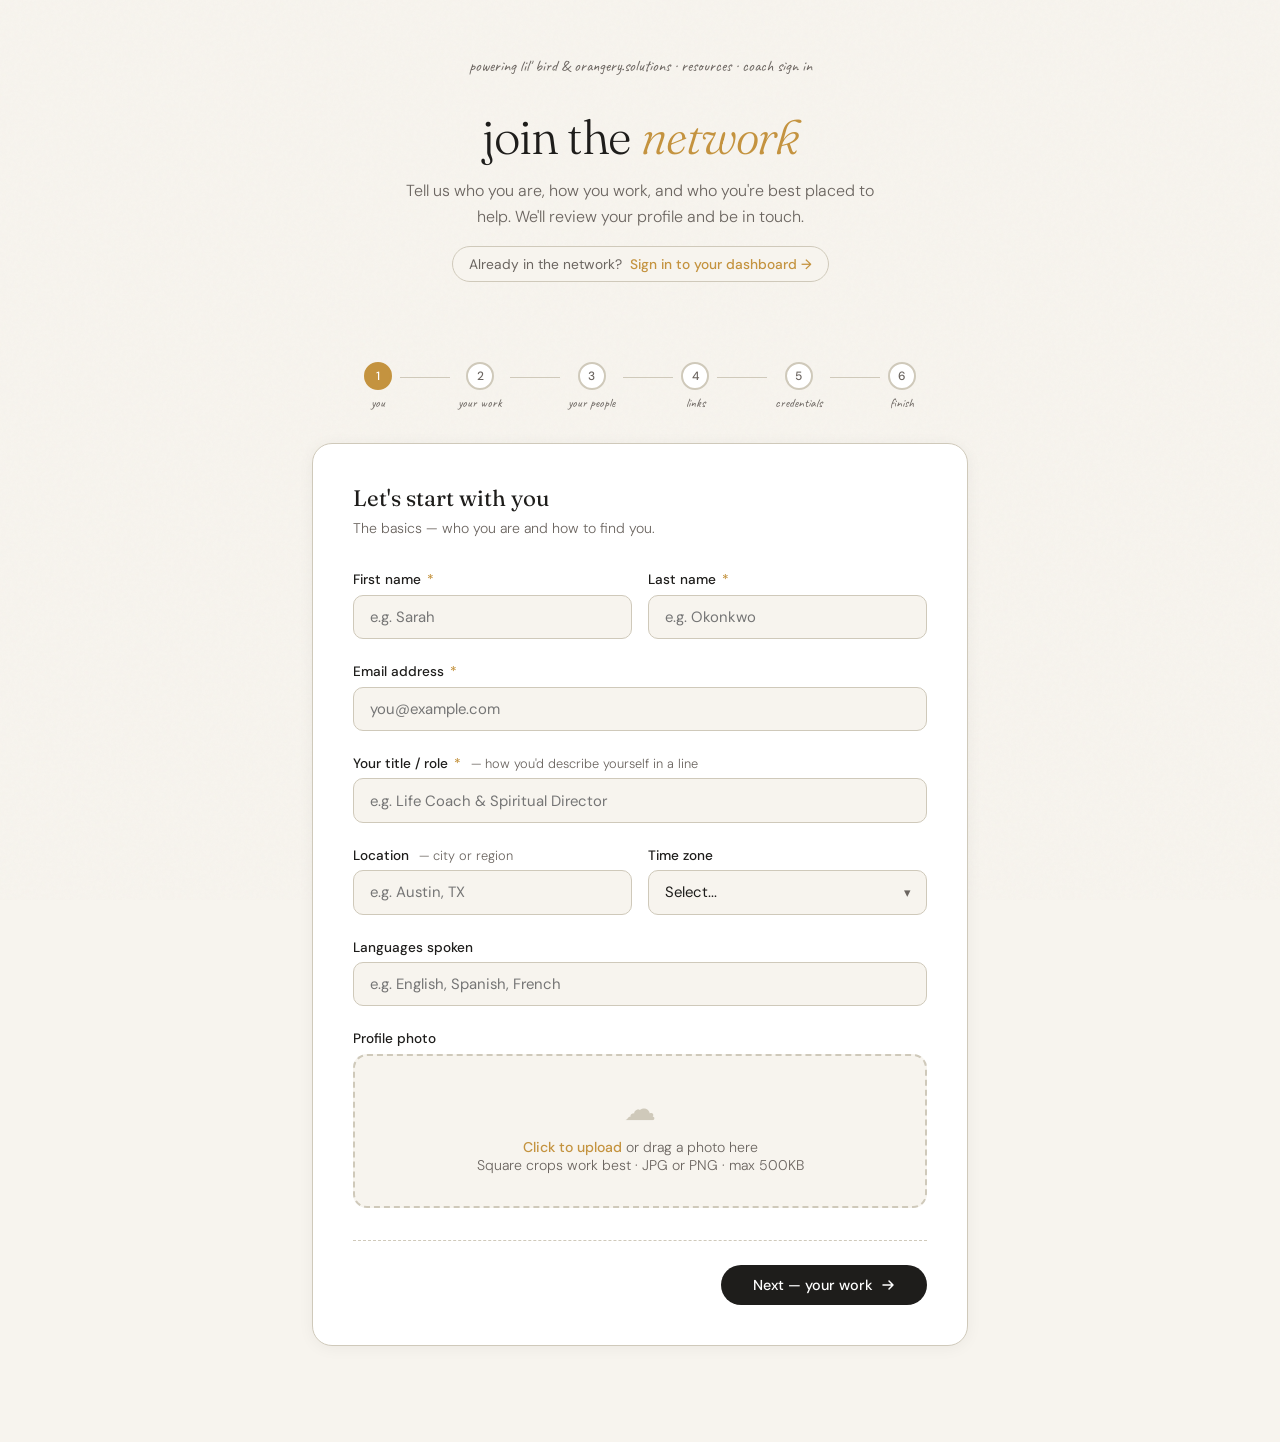
<file: index.html>
<!DOCTYPE html>
<html lang="en">
<head>
<meta charset="UTF-8">
  <link rel="icon" type="image/png" href="[data-uri]">
  <link rel="apple-touch-icon" href="[data-uri]">
<meta name="viewport" content="width=device-width, initial-scale=1.0">
<title>Join the Network — Coaches & Guides</title>
<link href="https://fonts.googleapis.com/css2?family=Fraunces:ital,wght@0,300;0,400;0,500;1,300;1,400&family=DM+Sans:wght@300;400;500&family=Caveat:wght@400;500&display=swap" rel="stylesheet">
<style>
  :root {
    --ink: #1e1d1b; --paper: #f7f4ee; --warm-mid: #e8e3d8; --warm-border: #cfc9ba;
    --gold: #c4933f; --gold-light: #f0e3c8; --ember: #c96b42; --slate: #4a5568;
    --ink-muted: #6b6560; --tag-bg: #f0ece3; --tag-border: #d4ccba;
    --success: #3a7a45; --success-bg: #edf5ee;
  }
  * { box-sizing: border-box; margin: 0; padding: 0; }
  body { font-family: 'DM Sans', sans-serif; background: var(--paper); color: var(--ink); min-height: 100vh; }
  body::before { content: ''; position: fixed; inset: 0; background-image: url("data:image/svg+xml,%3Csvg viewBox='0 0 256 256' xmlns='http://www.w3.org/2000/svg'%3E%3Cfilter id='noise'%3E%3CfeTurbulence type='fractalNoise' baseFrequency='0.9' numOctaves='4' stitchTiles='stitch'/%3E%3C/filter%3E%3Crect width='100%25' height='100%25' filter='url(%23noise)' opacity='0.04'/%3E%3C/svg%3E"); pointer-events: none; z-index: 0; opacity: 0.6; }
  .wrapper { position: relative; z-index: 1; max-width: 720px; margin: 0 auto; padding: 0 2rem 6rem; }
  header { padding: 3.5rem 0 2.5rem; text-align: center; }
  .brand-row { font-family: 'Caveat', cursive; font-size: 1rem; color: var(--ink-muted); margin-bottom: 2rem; }
  .brand-link { color: var(--ink-muted); text-decoration: none; transition: color 0.2s; }
  .brand-link:hover { color: var(--gold); }
  .signin-note { display: inline-flex; align-items: center; gap: 0.5rem; margin-top: 1rem; padding: 0.5rem 1rem; border: 1.5px solid var(--warm-border); border-radius: 30px; font-size: 0.86rem; color: var(--ink-muted); text-decoration: none; transition: all 0.2s; background: var(--paper); }
  .signin-note b { color: var(--gold); font-weight: 500; }
  .signin-note:hover { border-color: var(--gold); color: var(--ink); }
  header h1 { font-family: 'Fraunces', serif; font-size: clamp(2rem, 5vw, 3rem); font-weight: 300; line-height: 1.2; color: var(--ink); letter-spacing: -0.02em; margin-bottom: 0.75rem; }
  header h1 em { font-style: italic; color: var(--gold); }
  header p.sub { font-size: 1rem; color: var(--ink-muted); font-weight: 300; line-height: 1.65; max-width: 480px; margin: 0 auto; }
  .progress-wrap { display: flex; align-items: center; gap: 0.5rem; margin: 2.5rem 0 2rem; justify-content: center; }
  .progress-step { display: flex; flex-direction: column; align-items: center; gap: 0.3rem; }
  .step-dot { width: 28px; height: 28px; border-radius: 50%; border: 2px solid var(--warm-border); background: white; display: flex; align-items: center; justify-content: center; font-size: 0.75rem; font-weight: 500; color: var(--ink-muted); transition: all 0.3s; }
  .step-dot.active { border-color: var(--gold); background: var(--gold); color: white; }
  .step-dot.done { border-color: var(--gold); background: var(--gold-light); color: var(--gold); }
  .step-label { font-family: 'Caveat', cursive; font-size: 0.8rem; color: var(--ink-muted); white-space: nowrap; }
  .step-connector { flex: 1; height: 1px; background: var(--warm-border); max-width: 50px; margin-bottom: 1.2rem; }
  .form-card { background: white; border: 1px solid var(--warm-border); border-radius: 20px; padding: 2.5rem; box-shadow: 0 2px 16px rgba(0,0,0,0.05); }
  .step-page { display: none; }
  .step-page.active { display: block; }
  .step-heading { font-family: 'Fraunces', serif; font-size: 1.4rem; font-weight: 400; color: var(--ink); margin-bottom: 0.3rem; }
  .step-sub { font-size: 0.88rem; color: var(--ink-muted); font-weight: 300; margin-bottom: 2rem; line-height: 1.6; }
  .field { margin-bottom: 1.5rem; }
  .field label { display: block; font-size: 0.85rem; font-weight: 500; color: var(--ink); margin-bottom: 0.4rem; }
  .field label .req { color: var(--gold); margin-left: 2px; }
  .field label .hint { font-weight: 300; color: var(--ink-muted); font-size: 0.8rem; margin-left: 0.4rem; }
  .field input[type="text"], .field input[type="email"], .field input[type="url"], .field textarea, .field select {
    width: 100%; padding: 0.7rem 1rem; border: 1.5px solid var(--warm-border); border-radius: 10px;
    background: var(--paper); font-family: 'DM Sans', sans-serif; font-size: 0.93rem; color: var(--ink);
    transition: border-color 0.2s; outline: none; appearance: none;
  }
  .field input:focus, .field textarea:focus, .field select:focus { border-color: var(--gold); background: white; }
  .field textarea { resize: vertical; min-height: 110px; line-height: 1.6; }
  .field-row { display: grid; grid-template-columns: 1fr 1fr; gap: 1rem; }
  @media (max-width: 560px) { .field-row { grid-template-columns: 1fr; } .form-card { padding: 1.5rem; } }
  .tag-picker { display: flex; flex-wrap: wrap; gap: 0.45rem; margin-top: 0.4rem; }
  .pick-tag { display: inline-flex; align-items: center; padding: 0.3rem 0.85rem; border-radius: 20px; border: 1.5px solid var(--tag-border); background: var(--tag-bg); font-size: 0.82rem; color: var(--ink-muted); cursor: pointer; transition: all 0.18s; user-select: none; }
  .pick-tag:hover { border-color: var(--gold); color: var(--gold); background: var(--gold-light); }
  .pick-tag.selected { background: var(--ink); border-color: var(--ink); color: var(--paper); }
  .tag-group-label { font-family: 'Caveat', cursive; font-size: 0.95rem; color: var(--ink-muted); display: block; margin: 1.2rem 0 0.5rem; }
  .tag-group-label:first-child { margin-top: 0.4rem; }
  .photo-upload { border: 2px dashed var(--warm-border); border-radius: 14px; padding: 2rem; text-align: center; cursor: pointer; transition: all 0.2s; background: var(--paper); position: relative; }
  .photo-upload:hover { border-color: var(--gold); background: var(--gold-light); }
  .photo-upload input[type="file"] { position: absolute; inset: 0; opacity: 0; cursor: pointer; width: 100%; height: 100%; }
  .photo-upload .upload-icon { font-size: 2rem; margin-bottom: 0.5rem; display: block; color: var(--warm-border); }
  .photo-upload p { font-size: 0.88rem; color: var(--ink-muted); font-weight: 300; }
  .photo-upload p strong { color: var(--gold); font-weight: 500; }
  .photo-preview { display: none; width: 100px; height: 100px; border-radius: 50%; object-fit: cover; margin: 0 auto 0.75rem; border: 3px solid var(--gold-light); }
  .avail-pills { display: flex; gap: 0.5rem; flex-wrap: wrap; margin-top: 0.4rem; }
  .avail-pill { padding: 0.4rem 1rem; border-radius: 20px; border: 1.5px solid var(--tag-border); background: var(--tag-bg); font-size: 0.82rem; color: var(--ink-muted); cursor: pointer; transition: all 0.18s; user-select: none; }
  .avail-pill:hover { border-color: var(--gold); color: var(--gold); }
  .avail-pill.selected { background: var(--ink); border-color: var(--ink); color: var(--paper); }
  .agreement { display: flex; gap: 0.75rem; align-items: flex-start; padding: 1.25rem; background: var(--paper); border-radius: 12px; border: 1px solid var(--warm-border); margin-bottom: 1.5rem; }
  .agreement input[type="checkbox"] { width: 18px; height: 18px; flex-shrink: 0; margin-top: 2px; accent-color: var(--gold); cursor: pointer; }
  .agreement p { font-size: 0.85rem; color: var(--ink-muted); line-height: 1.6; font-weight: 300; }
  .form-nav { display: flex; align-items: center; justify-content: space-between; margin-top: 2rem; padding-top: 1.5rem; border-top: 1px dashed var(--warm-border); }
  .btn-back { font-family: 'Caveat', cursive; font-size: 1rem; color: var(--ink-muted); background: none; border: none; cursor: pointer; display: flex; align-items: center; gap: 0.4rem; transition: color 0.2s; padding: 0.5rem 0; }
  .btn-back:hover { color: var(--ink); }
  .btn-next { font-family: 'DM Sans', sans-serif; font-size: 0.9rem; font-weight: 500; color: white; background: var(--ink); border: none; border-radius: 30px; padding: 0.7rem 2rem; cursor: pointer; transition: all 0.2s; display: flex; align-items: center; gap: 0.5rem; }
  .btn-next:hover { background: var(--gold); transform: translateY(-1px); }
  .btn-next:disabled { background: var(--warm-border); cursor: not-allowed; transform: none; }
  .btn-submit { font-family: 'DM Sans', sans-serif; font-size: 0.9rem; font-weight: 500; color: white; background: var(--gold); border: none; border-radius: 30px; padding: 0.7rem 2.2rem; cursor: pointer; transition: all 0.2s; }
  .btn-submit:hover { background: var(--ember); transform: translateY(-1px); }
  .btn-submit:disabled { background: var(--warm-border); cursor: not-allowed; transform: none; }
  .field-error { font-size: 0.8rem; color: var(--ember); margin-top: 0.3rem; display: none; }
  .field.has-error input, .field.has-error textarea, .field.has-error select { border-color: var(--ember); }
  .field.has-error .field-error { display: block; }
  .char-count { font-size: 0.75rem; color: var(--ink-muted); text-align: right; margin-top: 0.25rem; }
  .char-count.warn { color: var(--ember); }
  .select-wrap { position: relative; }
  .select-wrap::after { content: '▾'; position: absolute; right: 1rem; top: 50%; transform: translateY(-50%); color: var(--ink-muted); pointer-events: none; font-size: 0.8rem; }

  /* Credential picker */
  .credential-body {
    border: 1.5px solid var(--warm-border);
    border-radius: 14px;
    overflow: hidden;
    margin-bottom: 1rem;
  }

  .credential-body-header {
    padding: 0.9rem 1.25rem;
    background: var(--paper);
    display: flex;
    align-items: center;
    justify-content: space-between;
    cursor: pointer;
    user-select: none;
    transition: background 0.2s;
  }

  .credential-body-header:hover { background: var(--gold-light); }
  .credential-body-header.selected { background: var(--gold-light); border-bottom: 1.5px solid var(--warm-border); }

  .credential-body-name {
    font-weight: 500;
    font-size: 0.9rem;
    color: var(--ink);
  }

  .credential-body-sub {
    font-size: 0.78rem;
    color: var(--ink-muted);
    font-weight: 300;
    margin-top: 0.1rem;
  }

  .credential-levels {
    display: none;
    padding: 1rem 1.25rem;
    gap: 0.5rem;
    flex-wrap: wrap;
    background: white;
  }

  .credential-levels.open { display: flex; }

  .cred-level {
    padding: 0.3rem 0.9rem;
    border-radius: 20px;
    border: 1.5px solid var(--tag-border);
    background: var(--tag-bg);
    font-size: 0.82rem;
    color: var(--ink-muted);
    cursor: pointer;
    transition: all 0.18s;
    user-select: none;
  }

  .cred-level:hover { border-color: var(--gold); color: var(--gold); }
  .cred-level.selected { background: var(--ink); border-color: var(--ink); color: white; }

  /* Doc upload */
  .doc-upload {
    border: 2px dashed var(--warm-border);
    border-radius: 12px;
    padding: 1.25rem;
    text-align: center;
    cursor: pointer;
    transition: all 0.2s;
    background: var(--paper);
    position: relative;
    margin-top: 0.75rem;
  }

  .doc-upload:hover { border-color: var(--gold); background: var(--gold-light); }
  .doc-upload input[type="file"] { position: absolute; inset: 0; opacity: 0; cursor: pointer; width: 100%; height: 100%; }
  .doc-upload p { font-size: 0.85rem; color: var(--ink-muted); font-weight: 300; }
  .doc-upload p strong { color: var(--gold); font-weight: 500; }
  .doc-upload-name { font-size: 0.82rem; color: var(--success); margin-top: 0.4rem; display: none; }

  /* lil' bird section */
  .lilbird-section {
    background: #fff8f0;
    border: 1.5px solid #ffaa5a;
    border-radius: 14px;
    padding: 1.5rem;
    margin-top: 1.5rem;
  }

  .lilbird-section-header {
    display: flex;
    align-items: center;
    gap: 0.75rem;
    margin-bottom: 0.75rem;
  }

  .lilbird-logo-sm {
    width: 36px;
    height: 36px;
    border-radius: 50%;
    background: #ffaa5a;
    display: flex;
    align-items: center;
    justify-content: center;
    flex-shrink: 0;
  }

  .lilbird-section h4 {
    font-family: 'Fraunces', serif;
    font-size: 1.05rem;
    font-weight: 400;
    color: var(--ink);
  }

  .lilbird-section p {
    font-size: 0.88rem;
    color: var(--slate);
    line-height: 1.65;
    font-weight: 300;
    margin-bottom: 1rem;
  }

  .lilbird-check-row {
    display: flex;
    gap: 0.75rem;
    align-items: flex-start;
    margin-bottom: 1rem;
  }

  .lilbird-check-row input[type="checkbox"] {
    width: 18px;
    height: 18px;
    flex-shrink: 0;
    margin-top: 2px;
    accent-color: #ffaa5a;
    cursor: pointer;
  }

  .lilbird-check-row label {
    font-size: 0.88rem;
    color: var(--ink);
    line-height: 1.55;
    cursor: pointer;
  }

  .lilbird-cta {
    display: none;
    background: var(--ink);
    border-radius: 12px;
    padding: 1.1rem 1.25rem;
    margin-top: 0.75rem;
  }

  .lilbird-cta.visible { display: block; }

  .lilbird-cta p {
    color: var(--warm-border);
    font-size: 0.85rem;
    margin-bottom: 0.75rem;
  }

  .lilbird-cta a {
    display: inline-flex;
    align-items: center;
    gap: 0.4rem;
    background: #ffaa5a;
    color: var(--ink);
    text-decoration: none;
    font-weight: 500;
    font-size: 0.85rem;
    padding: 0.55rem 1.25rem;
    border-radius: 30px;
    transition: all 0.2s;
    font-family: 'DM Sans', sans-serif;
  }

  .lilbird-cta a:hover { background: var(--ember); color: white; }
  .success-screen { display: none; text-align: center; padding: 3rem 2rem; }
  .success-screen.active { display: block; }
  .success-icon { width: 72px; height: 72px; border-radius: 50%; background: var(--success-bg); border: 2px solid #bdd6bf; display: flex; align-items: center; justify-content: center; margin: 0 auto 1.5rem; }
  .success-screen h2 { font-family: 'Fraunces', serif; font-size: 2rem; font-weight: 300; color: var(--ink); margin-bottom: 0.75rem; }
  .success-screen h2 em { font-style: italic; color: var(--gold); }
  .success-screen p { font-size: 0.95rem; color: var(--ink-muted); font-weight: 300; line-height: 1.7; max-width: 400px; margin: 0 auto; }
  .submitting-overlay { display: none; position: fixed; inset: 0; background: rgba(247,244,238,0.85); z-index: 200; align-items: center; justify-content: center; flex-direction: column; gap: 1rem; backdrop-filter: blur(3px); }
  .submitting-overlay.active { display: flex; }
  .submitting-overlay p { font-family: 'Caveat', cursive; font-size: 1.3rem; color: var(--ink-muted); }
  .spinner { width: 36px; height: 36px; border: 3px solid var(--warm-border); border-top-color: var(--gold); border-radius: 50%; animation: spin 0.8s linear infinite; }
  @keyframes spin { to { transform: rotate(360deg); } }
</style>
</head>
<body>
<div class="wrapper">
  <header>
    <div class="brand-row">powering <a href="https://lilbird.life" class="brand-link">lil' bird</a> &amp; <a href="https://orangery.solutions" class="brand-link">orangery.solutions</a> · <a href="resources.html" class="brand-link">resources</a> · <a href="dashboard" class="brand-link">coach sign in</a></div>
    <h1>join the <em>network</em></h1>
    <p class="sub">Tell us who you are, how you work, and who you're best placed to help. We'll review your profile and be in touch.</p>
    <a class="signin-note" href="dashboard">Already in the network? <b>Sign in to your dashboard &rarr;</b></a>
  </header>

  <div class="progress-wrap">
    <div class="progress-step"><div class="step-dot active" id="dot-1">1</div><span class="step-label">you</span></div>
    <div class="step-connector"></div>
    <div class="progress-step"><div class="step-dot" id="dot-2">2</div><span class="step-label">your work</span></div>
    <div class="step-connector"></div>
    <div class="progress-step"><div class="step-dot" id="dot-3">3</div><span class="step-label">your people</span></div>
    <div class="step-connector"></div>
    <div class="progress-step"><div class="step-dot" id="dot-4">4</div><span class="step-label">links</span></div>
    <div class="step-connector"></div>
    <div class="progress-step"><div class="step-dot" id="dot-5">5</div><span class="step-label">credentials</span></div>
    <div class="step-connector"></div>
    <div class="progress-step"><div class="step-dot" id="dot-6">6</div><span class="step-label">finish</span></div>
  </div>

  <div class="form-card" id="formCard">

    <!-- STEP 1 -->
    <div class="step-page active" id="step-1">
      <h2 class="step-heading">Let's start with you</h2>
      <p class="step-sub">The basics — who you are and how to find you.</p>
      <div class="field-row">
        <div class="field" id="field-firstName"><label>First name <span class="req">*</span></label><input type="text" id="firstName" placeholder="e.g. Sarah" /><p class="field-error">Please enter your first name</p></div>
        <div class="field" id="field-lastName"><label>Last name <span class="req">*</span></label><input type="text" id="lastName" placeholder="e.g. Okonkwo" /><p class="field-error">Please enter your last name</p></div>
      </div>
      <div class="field" id="field-email"><label>Email address <span class="req">*</span></label><input type="email" id="email" placeholder="you@example.com" /><p class="field-error">Please enter a valid email</p></div>
      <div class="field" id="field-coachTitle"><label>Your title / role <span class="req">*</span> <span class="hint">— how you'd describe yourself in a line</span></label><input type="text" id="coachTitle" placeholder="e.g. Life Coach & Spiritual Director" /><p class="field-error">Please enter your title</p></div>
      <div class="field-row">
        <div class="field"><label>Location <span class="hint">— city or region</span></label><input type="text" id="location" placeholder="e.g. Austin, TX" /></div>
        <div class="field"><label>Time zone</label><div class="select-wrap"><select id="timezone"><option value="">Select...</option><option>Eastern (ET)</option><option>Central (CT)</option><option>Mountain (MT)</option><option>Pacific (PT)</option><option>GMT / UTC</option><option>CET (Europe)</option><option>AEST (Australia)</option><option>Other</option></select></div></div>
      </div>
      <div class="field"><label>Languages spoken</label><input type="text" id="languages" placeholder="e.g. English, Spanish, French" /></div>
      <div class="field">
        <label>Profile photo</label>
        <div class="photo-upload" id="photoUpload">
          <input type="file" id="photoFile" accept="image/*" />
          <img class="photo-preview" id="photoPreview" alt="Preview" />
          <span class="upload-icon">☁</span>
          <p><strong>Click to upload</strong> or drag a photo here<br>Square crops work best · JPG or PNG · max 500KB</p>
        </div>
      </div>
      <div class="form-nav"><span></span><button class="btn-next" id="next-1">Next — your work <svg width="14" height="14" viewBox="0 0 14 14" fill="none"><path d="M2 7h10M8 3l4 4-4 4" stroke="white" stroke-width="1.5" stroke-linecap="round" stroke-linejoin="round"/></svg></button></div>
    </div>

    <!-- STEP 2 -->
    <div class="step-page" id="step-2">
      <h2 class="step-heading">How you work</h2>
      <p class="step-sub">Pick everything that applies. This is how people will find you.</p>
      <div class="field">
        <label>Area of focus <span class="req">*</span> <span class="hint">— select all that apply</span></label>
        <span class="tag-group-label">speciality</span>
        <div class="tag-picker">
          <span class="pick-tag" data-group="modality" data-value="life">life</span>
          <span class="pick-tag" data-group="modality" data-value="leadership">leadership</span>
          <span class="pick-tag" data-group="modality" data-value="executive">executive</span>
          <span class="pick-tag" data-group="modality" data-value="career">career</span>
          <span class="pick-tag" data-group="modality" data-value="business">business</span>
          <span class="pick-tag" data-group="modality" data-value="spiritual">spiritual</span>
          <span class="pick-tag" data-group="modality" data-value="story">story</span>
          <span class="pick-tag" data-group="modality" data-value="burnout">burnout</span>
          <span class="pick-tag" data-group="modality" data-value="mindset">mindset</span>
          <span class="pick-tag" data-group="modality" data-value="relationships">relationships</span>
          <span class="pick-tag" data-group="modality" data-value="writing">writing</span>
          <span class="pick-tag" data-group="modality" data-value="creativity">creativity</span>
          <span class="pick-tag" data-group="modality" data-value="health & wellness">health & wellness</span>
          <span class="pick-tag" data-group="modality" data-value="parenting">parenting</span>
          <span class="pick-tag" data-group="modality" data-value="communication">communication</span>
          <span class="pick-tag" data-group="modality" data-value="faith transition">faith transition</span>
          <span class="pick-tag" data-group="modality" data-value="trauma-informed">trauma-informed</span>
          <span class="pick-tag" data-group="modality" data-value="group work">group work</span>
          <span class="pick-tag" data-group="modality" data-value="grief">grief</span>
          <span class="pick-tag" data-group="modality" data-value="identity">identity</span>
          <span class="pick-tag" data-group="modality" data-value="purpose">purpose</span>
        </div>
        <span class="tag-group-label">format</span>
        <div class="tag-picker">
          <span class="pick-tag" data-group="modality" data-value="in-person">in-person</span>
          <span class="pick-tag" data-group="modality" data-value="virtual">virtual</span>
          <span class="pick-tag" data-group="modality" data-value="intensives">intensives</span>
        </div>
      </div>
      <div class="field" id="field-bio"><label>Who you are <span class="req">*</span> <span class="hint">— first or third person, your call</span></label><textarea id="bio" maxlength="600" placeholder="Write something honest and human. What do people say after working with you? What do you notice that others miss?"></textarea><p class="char-count" id="bio-count">0 / 600</p><p class="field-error">Please write a short bio (at least 80 characters)</p></div>
      <div class="field" id="field-approach"><label>How you work <span class="req">*</span></label><textarea id="approach" maxlength="500" placeholder="Your methods, frameworks, tools. What does a session with you actually feel like?"></textarea><p class="char-count" id="approach-count">0 / 500</p><p class="field-error">Please describe your approach</p></div>
      <div class="field" id="field-different"><label>What makes you different <span class="req">*</span> <span class="hint">— the one thing that sets you apart</span></label><textarea id="different" maxlength="300" placeholder="Not your credentials — the thing people who've worked with you say you do that no one else quite does." style="min-height:80px;"></textarea><p class="char-count" id="different-count">0 / 300</p><p class="field-error">Please fill this in</p></div>
      <div class="field"><label>Background & credentials <span class="hint">— optional</span></label><input type="text" id="background" placeholder="e.g. M.Div, certified life coach, 12 years in ministry" /></div>
      <div class="field-row">
        <div class="field"><label>Years of experience</label><div class="select-wrap"><select id="experience"><option value="">Select...</option><option>Less than 1 year</option><option>1–3 years</option><option>3–5 years</option><option>5–10 years</option><option>10+ years</option></select></div></div>
        <div class="field"><label>Session price range <span class="hint">— optional</span></label><div class="select-wrap"><select id="pricing"><option value="">Prefer not to say</option><option>Sliding scale / donation</option><option>Under $75 / session</option><option>$75–$150 / session</option><option>$150–$250 / session</option><option>$250–$400 / session</option><option>$400+ / session</option></select></div></div>
      </div>
      <div class="form-nav"><button class="btn-back" id="back-2"><svg width="14" height="14" viewBox="0 0 14 14" fill="none"><path d="M12 7H2M6 3L2 7l4 4" stroke="currentColor" stroke-width="1.5" stroke-linecap="round" stroke-linejoin="round"/></svg> back</button><button class="btn-next" id="next-2">Next — your people <svg width="14" height="14" viewBox="0 0 14 14" fill="none"><path d="M2 7h10M8 3l4 4-4 4" stroke="white" stroke-width="1.5" stroke-linecap="round" stroke-linejoin="round"/></svg></button></div>
    </div>

    <!-- STEP 3 -->
    <div class="step-page" id="step-3">
      <h2 class="step-heading">Who you're for</h2>
      <p class="step-sub">Select any that describe the people you do your best work with.</p>
      <div class="field">
        <div class="tag-picker" style="margin-top:0.4rem">
          <span class="pick-tag" data-group="interest" data-value="women's">women's</span>
          <span class="pick-tag" data-group="interest" data-value="men's">men's</span>
          <span class="pick-tag" data-group="interest" data-value="mom life">mom life</span>
          <span class="pick-tag" data-group="interest" data-value="fathering">fathering</span>
          <span class="pick-tag" data-group="interest" data-value="teens">teens</span>
          <span class="pick-tag" data-group="interest" data-value="young adults">young adults</span>
          <span class="pick-tag" data-group="interest" data-value="couples">couples</span>
          <span class="pick-tag" data-group="interest" data-value="family">family</span>
          <span class="pick-tag" data-group="interest" data-value="midlife">midlife</span>
          <span class="pick-tag" data-group="interest" data-value="seniors">seniors</span>
          <span class="pick-tag" data-group="interest" data-value="LGBTQ+">LGBTQ+</span>
          <span class="pick-tag" data-group="interest" data-value="people of faith">people of faith</span>
          <span class="pick-tag" data-group="interest" data-value="entrepreneurs">entrepreneurs</span>
          <span class="pick-tag" data-group="interest" data-value="founders">founders</span>
          <span class="pick-tag" data-group="interest" data-value="creatives">creatives</span>
          <span class="pick-tag" data-group="interest" data-value="athletes">athletes</span>
          <span class="pick-tag" data-group="interest" data-value="educators">educators</span>
          <span class="pick-tag" data-group="interest" data-value="healthcare workers">healthcare workers</span>
          <span class="pick-tag" data-group="interest" data-value="nonprofit">nonprofit</span>
          <span class="pick-tag" data-group="interest" data-value="ministry">ministry</span>
          <span class="pick-tag" data-group="interest" data-value="expats">expats</span>
          <span class="pick-tag" data-group="interest" data-value="first-gen professionals">first-gen professionals</span>
          <span class="pick-tag" data-group="interest" data-value="ADHD">ADHD</span>
          <span class="pick-tag" data-group="interest" data-value="AuDHD">AuDHD</span>
          <span class="pick-tag" data-group="interest" data-value="Autism">Autism</span>
          <span class="pick-tag" data-group="interest" data-value="music">music</span>
          <span class="pick-tag" data-group="interest" data-value="tech">tech</span>
          <span class="pick-tag" data-group="interest" data-value="art">art</span>
          <span class="pick-tag" data-group="interest" data-value="career transition">career transition</span>
        </div>
      </div>
      <div class="field" id="field-goodFor"><label>A good fit if… <span class="req">*</span> <span class="hint">— one per line, 3–5 is ideal</span></label><textarea id="goodFor" placeholder="e.g. You've done the therapy but something still feels stuck&#10;You're succeeding by every metric but it feels hollow&#10;You're in a season of big change and need a thinking partner" style="min-height: 130px;"></textarea><p class="field-error">Please add at least one "good fit" line</p></div>
      <div class="form-nav"><button class="btn-back" id="back-3"><svg width="14" height="14" viewBox="0 0 14 14" fill="none"><path d="M12 7H2M6 3L2 7l4 4" stroke="currentColor" stroke-width="1.5" stroke-linecap="round" stroke-linejoin="round"/></svg> back</button><button class="btn-next" id="next-3">Next — links <svg width="14" height="14" viewBox="0 0 14 14" fill="none"><path d="M2 7h10M8 3l4 4-4 4" stroke="white" stroke-width="1.5" stroke-linecap="round" stroke-linejoin="round"/></svg></button></div>
    </div>

    <!-- STEP 4 -->
    <div class="step-page" id="step-4">
      <h2 class="step-heading">Links & availability</h2>
      <p class="step-sub">Where people can find and book you.</p>
      <div class="field"><label>Booking link <span class="hint">— Calendly, Acuity, or similar</span></label><input type="url" id="bookingLink" placeholder="https://calendly.com/yourname" /></div>
      <div class="field"><label>Website <span class="hint">— optional</span></label><input type="url" id="website" placeholder="https://yoursite.com" /></div>
      <div class="field-row">
        <div class="field"><label>LinkedIn <span class="hint">— optional</span></label><input type="url" id="linkedin" placeholder="https://linkedin.com/in/..." /></div>
        <div class="field"><label>Instagram <span class="hint">— optional</span></label><input type="url" id="instagram" placeholder="https://instagram.com/..." /></div>
      </div>
      <div class="field">
        <label>Availability</label>
        <div class="avail-pills">
          <span class="avail-pill" data-value="Taking new clients">Taking new clients</span>
          <span class="avail-pill" data-value="Waitlist only">Waitlist only</span>
          <span class="avail-pill" data-value="Limited availability">Limited availability</span>
          <span class="avail-pill" data-value="Not currently taking clients">Not currently taking clients</span>
        </div>
      </div>
      <div class="form-nav"><button class="btn-back" id="back-4"><svg width="14" height="14" viewBox="0 0 14 14" fill="none"><path d="M12 7H2M6 3L2 7l4 4" stroke="currentColor" stroke-width="1.5" stroke-linecap="round" stroke-linejoin="round"/></svg> back</button><button class="btn-next" id="next-4">Review & submit <svg width="14" height="14" viewBox="0 0 14 14" fill="none"><path d="M2 7h10M8 3l4 4-4 4" stroke="white" stroke-width="1.5" stroke-linecap="round" stroke-linejoin="round"/></svg></button></div>
    </div>

    <!-- STEP 5 — CREDENTIALS -->
    <div class="step-page" id="step-5">
      <h2 class="step-heading">Credentials & certification</h2>
      <p class="step-sub">Completely optional — but if you hold a recognised credential, we'd love to show it. If you select one you'll need to upload proof so we can verify it.</p>

      <div class="field">
        <label>Professional credentials <span class="hint">— select all that apply</span></label>

        <div class="credential-body" id="cred-icf">
          <div class="credential-body-header" onclick="toggleCred('icf')">
            <div>
              <div class="credential-body-name">ICF — International Coaching Federation</div>
              <div class="credential-body-sub">The world's largest coaching body · ACC, PCC, MCC</div>
            </div>
            <svg width="16" height="16" viewBox="0 0 16 16" fill="none"><path d="M4 6l4 4 4-4" stroke="#c4933f" stroke-width="1.5" stroke-linecap="round" stroke-linejoin="round"/></svg>
          </div>
          <div class="credential-levels" id="levels-icf">
            <span class="cred-level" data-body="ICF" data-level="ACC">ACC</span>
            <span class="cred-level" data-body="ICF" data-level="PCC">PCC</span>
            <span class="cred-level" data-body="ICF" data-level="MCC">MCC</span>
          </div>
        </div>

        <div class="credential-body" id="cred-emcc">
          <div class="credential-body-header" onclick="toggleCred('emcc')">
            <div>
              <div class="credential-body-name">EMCC — European Mentoring & Coaching Council</div>
              <div class="credential-body-sub">Global body with strong European roots · EIA levels</div>
            </div>
            <svg width="16" height="16" viewBox="0 0 16 16" fill="none"><path d="M4 6l4 4 4-4" stroke="#c4933f" stroke-width="1.5" stroke-linecap="round" stroke-linejoin="round"/></svg>
          </div>
          <div class="credential-levels" id="levels-emcc">
            <span class="cred-level" data-body="EMCC" data-level="Foundation">Foundation</span>
            <span class="cred-level" data-body="EMCC" data-level="Practitioner">Practitioner</span>
            <span class="cred-level" data-body="EMCC" data-level="Senior Practitioner">Senior Practitioner</span>
            <span class="cred-level" data-body="EMCC" data-level="Master Practitioner">Master Practitioner</span>
          </div>
        </div>

        <div class="credential-body" id="cred-ac">
          <div class="credential-body-header" onclick="toggleCred('ac')">
            <div>
              <div class="credential-body-name">AC — Association for Coaching</div>
              <div class="credential-body-sub">7,000+ members globally · particularly recognised in the UK</div>
            </div>
            <svg width="16" height="16" viewBox="0 0 16 16" fill="none"><path d="M4 6l4 4 4-4" stroke="#c4933f" stroke-width="1.5" stroke-linecap="round" stroke-linejoin="round"/></svg>
          </div>
          <div class="credential-levels" id="levels-ac">
            <span class="cred-level" data-body="AC" data-level="Member">Member</span>
            <span class="cred-level" data-body="AC" data-level="Accredited Coach">Accredited Coach</span>
            <span class="cred-level" data-body="AC" data-level="Senior Accredited Coach">Senior Accredited Coach</span>
            <span class="cred-level" data-body="AC" data-level="Master Coach">Master Coach</span>
          </div>
        </div>
      </div>

      <div class="field" id="credDocField" style="display:none;">
        <label>Upload your credential certificate <span class="req">*</span> <span class="hint">— PDF, JPG or PNG</span></label>
        <div class="doc-upload" id="credDocUpload">
          <input type="file" id="credDocFile" accept=".pdf,.jpg,.jpeg,.png" />
          <p><strong>Click to upload</strong> your certificate<br>PDF, JPG or PNG · max 5MB</p>
        </div>
        <p class="doc-upload-name" id="credDocName"></p>
      </div>

      <div class="field">
        <label>Other certifications <span class="hint">— optional, free text</span></label>
        <input type="text" id="otherCerts" placeholder="e.g. M.Div, NLP Practitioner, 200hr Yoga Teacher..." />
      </div>

      <!-- lil' bird certification -->
      <div class="lilbird-section">
        <div class="lilbird-section-header">
          <div class="lilbird-logo-sm">
            <svg viewBox="0 0 24 24" width="20" height="20" fill="none"><path d="M12 3C9 3 6.5 5 6 7.5C4.5 7.8 3 9 3 11c0 1.5 1 2.8 2.5 3.3C6 16.8 8.8 19 12 19s6-2.2 6.5-4.7C20 13.8 21 12.5 21 11c0-2-1.5-3.2-3-3.5C17.5 5 15 3 12 3z" fill="#f5e642"/></svg>
          </div>
          <h4>lil' bird certified</h4>
        </div>
        <p>lil' bird certified coaches have gone through an additional approval process with Luke directly. It's not about credentials — it's about fit, philosophy, and the kind of coach you actually are. If you're interested in being considered, the next step is a conversation.</p>
        <div class="lilbird-check-row">
          <input type="checkbox" id="lilbirdInterest" onchange="toggleLilbirdCTA()" />
          <label for="lilbirdInterest">I'm interested in becoming a lil' bird certified coach</label>
        </div>
        <div class="lilbird-cta" id="lilbirdCTA">
          <p>The next step is a short call. Book a time below and we'll take it from there. There's no obligation — just a conversation.</p>
          <a href="https://calendly.com/lilbirdlifecoaching/lil-bird-approval" target="_blank">Book your lil' bird call →</a>
        </div>
      </div>

      <!-- Orangery certified -->
      <div class="lilbird-section" style="margin-top:1rem;background:#f4f0f8;border-color:#8b6db0;">
        <div class="lilbird-section-header">
          <div class="lilbird-logo-sm" style="background:#8b6db0;">
            <svg viewBox="0 0 24 24" width="20" height="20" fill="none"><circle cx="12" cy="12" r="7" stroke="white" stroke-width="1.5"/><path d="M8 12c0-2.2 1.8-4 4-4s4 1.8 4 4-1.8 4-4 4" stroke="white" stroke-width="1.5" stroke-linecap="round"/><circle cx="12" cy="12" r="1.5" fill="white"/></svg>
          </div>
          <h4 style="color:#5a3d8a;">orangery certified</h4>
        </div>
        <p>Orangery certified coaches are part of the wider Orangery.solutions ecosystem — a community serious about the craft of coaching, relational intelligence, and ongoing growth. If this resonates, we'd love to have a conversation.</p>
        <div class="lilbird-check-row">
          <input type="checkbox" id="orangeryInterest" onchange="toggleOrangeryCTA()" />
          <label for="orangeryInterest">I'm interested in becoming an Orangery certified coach</label>
        </div>
        <div class="lilbird-cta" id="orangeryCTA" style="display:none;">
          <p>The next step is a short call with the Orangery team. Book a time below — no obligation, just a conversation.</p>
          <a href="https://calendly.com/orangery/30min" target="_blank" style="background:#8b6db0;">Book your Orangery call →</a>
        </div>
      </div>

      <div class="form-nav">
        <button class="btn-back" id="back-5"><svg width="14" height="14" viewBox="0 0 14 14" fill="none"><path d="M12 7H2M6 3L2 7l4 4" stroke="currentColor" stroke-width="1.5" stroke-linecap="round" stroke-linejoin="round"/></svg> back</button>
        <button class="btn-next" id="next-5">Review & submit <svg width="14" height="14" viewBox="0 0 14 14" fill="none"><path d="M2 7h10M8 3l4 4-4 4" stroke="white" stroke-width="1.5" stroke-linecap="round" stroke-linejoin="round"/></svg></button>
      </div>
    </div>

    <!-- STEP 6 -->
    <div class="step-page" id="step-6">
      <h2 class="step-heading">Last step</h2>
      <p class="step-sub">Your profile will be reviewed before it goes live. We'll email you when it's published — usually within a few days.</p>
      <div id="review-summary" style="background:var(--paper);border-radius:14px;border:1px solid var(--warm-border);padding:1.5rem;margin-bottom:1.75rem;font-size:0.88rem;line-height:1.8;color:var(--slate);"></div>
      <div class="agreement">
        <input type="checkbox" id="agreeCheck" />
        <p>I confirm that the information I've submitted is accurate, that I'm a qualified and practicing coach or guide, and that I'm happy for my profile to be published on coachesandguides.com once approved.</p>
      </div>
      <div class="form-nav"><button class="btn-back" id="back-6"><svg width="14" height="14" viewBox="0 0 14 14" fill="none"><path d="M12 7H2M6 3L2 7l4 4" stroke="currentColor" stroke-width="1.5" stroke-linecap="round" stroke-linejoin="round"/></svg> back</button><button class="btn-submit" id="submitBtn">Submit my profile</button></div>
    </div>

  </div>

  <div class="success-screen" id="successScreen">
    <div class="success-icon"><svg width="28" height="28" viewBox="0 0 28 28" fill="none"><path d="M5 14l6 6L23 8" stroke="#3a7a45" stroke-width="2" stroke-linecap="round" stroke-linejoin="round"/></svg></div>
    <h2>you're <em>in</em></h2>
    <p>Profile received. We'll review it and drop you an email when it's live. Thank you for joining the network — this is exactly the kind of thing it's built for.</p>
  </div>
</div>

<div class="submitting-overlay" id="submittingOverlay"><div class="spinner"></div><p>sending your profile...</p></div>

<script>
const APPS_SCRIPT_URL = 'https://script.google.com/macros/s/AKfycbxay87fiIVZ_9N2ACWdq33FOMUL72z4SjfUoEp3eFBMP2fIGo6Qx1ehXy32KW_ybsnU/exec';
let currentStep = 1;
const selectedTags = { modality: [], interest: [] };
let selectedAvailability = '';
let selectedCredentials = []; // [{body, level}]
let lilbirdInterested = false;
let orangeryInterested = false;

// ── TAG PICKERS ──
document.querySelectorAll('.pick-tag').forEach(tag => {
  tag.addEventListener('click', () => {
    const group = tag.dataset.group, value = tag.dataset.value;
    if (tag.classList.contains('selected')) { tag.classList.remove('selected'); selectedTags[group] = selectedTags[group].filter(v => v !== value); }
    else { tag.classList.add('selected'); selectedTags[group].push(value); }
  });
});

document.querySelectorAll('.avail-pill').forEach(pill => {
  pill.addEventListener('click', () => {
    document.querySelectorAll('.avail-pill').forEach(p => p.classList.remove('selected'));
    pill.classList.add('selected');
    selectedAvailability = pill.dataset.value;
  });
});

// ── CREDENTIAL PICKER ──
function toggleCred(body) {
  const levels = document.getElementById('levels-' + body);
  levels.classList.toggle('open');
}

document.querySelectorAll('.cred-level').forEach(level => {
  level.addEventListener('click', () => {
    const body = level.dataset.body;
    const lvl = level.dataset.level;

    // Only one level per body
    document.querySelectorAll('.cred-level[data-body="' + body + '"]').forEach(l => l.classList.remove('selected'));
    level.classList.add('selected');

    // Update selectedCredentials
    selectedCredentials = selectedCredentials.filter(c => c.body !== body);
    selectedCredentials.push({ body, level: lvl });

    // Show doc upload if any credential selected
    document.getElementById('credDocField').style.display = selectedCredentials.length > 0 ? 'block' : 'none';
  });
});

// ── CREDENTIAL DOC UPLOAD ──
document.getElementById('credDocFile').addEventListener('change', function() {
  const file = this.files[0];
  if (!file) return;
  const nameEl = document.getElementById('credDocName');
  nameEl.textContent = '✓ ' + file.name;
  nameEl.style.display = 'block';
});

// ── LIL' BIRD CTA ──
function toggleLilbirdCTA() {
  lilbirdInterested = document.getElementById('lilbirdInterest').checked;
  document.getElementById('lilbirdCTA').classList.toggle('visible', lilbirdInterested);
}

function toggleOrangeryCTA() {
  orangeryInterested = document.getElementById('orangeryInterest').checked;
  const cta = document.getElementById('orangeryCTA');
  cta.style.display = orangeryInterested ? 'block' : 'none';
}

// ── CHAR COUNTS ──
function setupCharCount(id, countId) {
  const ta = document.getElementById(id), ct = document.getElementById(countId), max = parseInt(ta.getAttribute('maxlength'));
  ta.addEventListener('input', () => { const len = ta.value.length; ct.textContent = `${len} / ${max}`; ct.classList.toggle('warn', len > max * 0.85); });
}
setupCharCount('bio', 'bio-count');
setupCharCount('approach', 'approach-count');
setupCharCount('different', 'different-count');

document.getElementById('photoFile').addEventListener('change', function() {
  const file = this.files[0]; if (!file) return;

  // Max 500KB
  if (file.size > 500 * 1024) {
    this.value = '';
    document.getElementById('photoPreview').style.display = 'none';
    document.querySelector('#photoUpload .upload-icon').style.display = 'block';
    document.querySelector('#photoUpload p').innerHTML = '<strong style="color:var(--ember)">Photo too large</strong><br>Please resize to under 500KB and try again.<br><span style="font-size:0.78rem;display:block;margin-top:0.3rem;">Free tool: <a href="https://squoosh.app" target="_blank" style="color:var(--gold)">squoosh.app</a></span>';
    return;
  }

  const reader = new FileReader();
  reader.onload = e => { const p = document.getElementById('photoPreview'); p.src = e.target.result; p.style.display = 'block'; document.querySelector('#photoUpload .upload-icon').style.display = 'none'; document.querySelector('#photoUpload p').textContent = file.name; };
  reader.readAsDataURL(file);
});

function setError(id) { document.getElementById(id) && document.getElementById(id).classList.add('has-error'); }
function clearError(id) { document.getElementById(id) && document.getElementById(id).classList.remove('has-error'); }

function validate(step) {
  let valid = true;
  if (step === 1) {
    ['firstName','lastName'].forEach(f => { document.getElementById(f).value.trim() ? clearError('field-'+f) : (setError('field-'+f), valid = false); });
    /^[^\s@]+@[^\s@]+\.[^\s@]+$/.test(document.getElementById('email').value) ? clearError('field-email') : (setError('field-email'), valid = false);
    document.getElementById('coachTitle').value.trim() ? clearError('field-coachTitle') : (setError('field-coachTitle'), valid = false);
  }
  if (step === 2) {
    document.getElementById('bio').value.trim().length >= 80 ? clearError('field-bio') : (setError('field-bio'), valid = false);
    document.getElementById('approach').value.trim().length >= 40 ? clearError('field-approach') : (setError('field-approach'), valid = false);
    document.getElementById('different').value.trim().length >= 20 ? clearError('field-different') : (setError('field-different'), valid = false);
  }
  if (step === 3) { document.getElementById('goodFor').value.trim() ? clearError('field-goodFor') : (setError('field-goodFor'), valid = false); }
  return valid;
}

function goToStep(n) {
  document.getElementById(`step-${currentStep}`).classList.remove('active');
  const d = document.getElementById(`dot-${currentStep}`); d.classList.remove('active'); d.classList.add('done'); d.textContent = '✓';
  currentStep = n;
  document.getElementById(`step-${currentStep}`).classList.add('active');
  const nd = document.getElementById(`dot-${currentStep}`); nd.classList.remove('done'); nd.classList.add('active'); nd.textContent = currentStep;
  window.scrollTo({ top: 0, behavior: 'smooth' });
}

function goBack(n) {
  document.getElementById(`step-${currentStep}`).classList.remove('active');
  document.getElementById(`dot-${currentStep}`).classList.remove('active');
  currentStep = n;
  document.getElementById(`step-${currentStep}`).classList.add('active');
  const nd = document.getElementById(`dot-${currentStep}`); nd.classList.remove('done'); nd.classList.add('active'); nd.textContent = currentStep;
  window.scrollTo({ top: 0, behavior: 'smooth' });
}

document.getElementById('next-1').addEventListener('click', () => { if (validate(1)) goToStep(2); });
document.getElementById('next-2').addEventListener('click', () => { if (validate(2)) goToStep(3); });
document.getElementById('next-3').addEventListener('click', () => { if (validate(3)) goToStep(4); });
document.getElementById('next-4').addEventListener('click', () => { goToStep(5); });
document.getElementById('next-5').addEventListener('click', () => { buildReview(); goToStep(6); });
document.getElementById('back-2').addEventListener('click', () => goBack(1));
document.getElementById('back-3').addEventListener('click', () => goBack(2));
document.getElementById('back-4').addEventListener('click', () => goBack(3));
document.getElementById('back-5').addEventListener('click', () => goBack(4));
document.getElementById('back-6').addEventListener('click', () => goBack(5));

function buildReview() {
  const fn = document.getElementById('firstName').value.trim(), ln = document.getElementById('lastName').value.trim();
  const bio = document.getElementById('bio').value.trim(), booking = document.getElementById('bookingLink').value.trim();
  const credText = selectedCredentials.length > 0 ? selectedCredentials.map(c => c.body + ' · ' + c.level).join(', ') : '—';
  document.getElementById('review-summary').innerHTML = `
    <div style="margin-bottom:0.75rem"><strong style="color:var(--ink)">${fn} ${ln}</strong> &mdash; ${document.getElementById('coachTitle').value.trim()}</div>
    <div style="color:var(--ink-muted);font-size:0.82rem;margin-bottom:0.5rem">${document.getElementById('email').value.trim()}${document.getElementById('location').value.trim() ? ' · ' + document.getElementById('location').value.trim() : ''}</div>
    <div style="margin:0.75rem 0 0.3rem;color:var(--gold);font-family:'Caveat',cursive;font-size:0.95rem">availability</div>
    <div style="font-size:0.83rem">${selectedAvailability || '—'}</div>
    ${booking ? '<div style="margin:0.75rem 0 0.3rem;color:var(--gold);font-family:\'Caveat\',cursive;font-size:0.95rem">booking link</div><div style="font-size:0.83rem">' + booking + '</div>' : ''}
    <div style="margin:0.75rem 0 0.3rem;color:var(--gold);font-family:'Caveat',cursive;font-size:0.95rem">area of focus</div>
    <div style="font-size:0.83rem">${selectedTags.modality.join(', ') || '—'}</div>
    <div style="margin:0.75rem 0 0.3rem;color:var(--gold);font-family:'Caveat',cursive;font-size:0.95rem">who you're for</div>
    <div style="font-size:0.83rem">${selectedTags.interest.join(', ') || '—'}</div>
    <div style="margin:0.75rem 0 0.3rem;color:var(--gold);font-family:'Caveat',cursive;font-size:0.95rem">credentials</div>
    <div style="font-size:0.83rem">${credText}</div>
    ${lilbirdInterested ? '<div style="margin:0.75rem 0 0.3rem;color:#ffaa5a;font-family:\'Caveat\',cursive;font-size:0.95rem">lil\' bird certification</div><div style="font-size:0.83rem">Interested — call to be booked</div>' : ''}
    ${orangeryInterested ? '<div style="margin:0.75rem 0 0.3rem;color:#8b6db0;font-family:\'Caveat\',cursive;font-size:0.95rem">orangery certification</div><div style="font-size:0.83rem">Interested — call to be booked</div>' : ''}
    <div style="margin:0.75rem 0 0.3rem;color:var(--gold);font-family:'Caveat',cursive;font-size:0.95rem">bio preview</div>
    <div style="font-size:0.83rem;color:var(--slate)">${bio.slice(0,160)}${bio.length > 160 ? '…' : ''}</div>`;
}

document.getElementById('submitBtn').addEventListener('click', async () => {
  if (!document.getElementById('agreeCheck').checked) { alert('Please confirm the agreement before submitting.'); return; }
  const photoFile = document.getElementById('photoFile').files[0];
  let photoBase64 = '';
  if (photoFile) { photoBase64 = await new Promise(res => { const r = new FileReader(); r.onload = e => res(e.target.result.split(',')[1]); r.readAsDataURL(photoFile); }); }
  const credDocFile = document.getElementById('credDocFile').files[0];
  let credDocBase64 = '';
  let credDocName = '';
  if (credDocFile) {
    credDocBase64 = await new Promise(res => {
      const r = new FileReader();
      r.onload = e => res(e.target.result.split(',')[1]);
      r.readAsDataURL(credDocFile);
    });
    credDocName = credDocFile.name;
  }

  const payload = {
    firstName: document.getElementById('firstName').value.trim(), lastName: document.getElementById('lastName').value.trim(),
    email: document.getElementById('email').value.trim(), title: document.getElementById('coachTitle').value.trim(),
    location: document.getElementById('location').value.trim(), timezone: document.getElementById('timezone').value,
    languages: document.getElementById('languages').value.trim(), bio: document.getElementById('bio').value.trim(),
    approach: document.getElementById('approach').value.trim(), different: document.getElementById('different').value.trim(),
    background: [document.getElementById('background').value.trim(), document.getElementById('otherCerts').value.trim()].filter(Boolean).join(' · '), experience: document.getElementById('experience').value,
    pricing: document.getElementById('pricing').value, goodFor: document.getElementById('goodFor').value.trim(),
    bookingLink: document.getElementById('bookingLink').value.trim(), website: document.getElementById('website').value.trim(),
    linkedin: document.getElementById('linkedin').value.trim(), instagram: document.getElementById('instagram').value.trim(),
    availability: selectedAvailability, modalityTags: selectedTags.modality.join(', '),
    interestTags: selectedTags.interest.join(', '),
    credentials: selectedCredentials.map(c => c.body + ' ' + c.level).join(', '),
    lilbirdInterested: lilbirdInterested ? 'Yes' : 'No',
    orangeryInterested: orangeryInterested ? 'Yes' : 'No',
    credDocBase64: credDocBase64,
    credDocName: credDocName,
    photoBase64, photoName: photoFile ? photoFile.name : '',
    submittedAt: new Date().toISOString()
  };
  document.getElementById('submittingOverlay').classList.add('active');
  document.getElementById('submitBtn').disabled = true;
  try {
    await fetch(APPS_SCRIPT_URL, { method: 'POST', mode: 'no-cors', headers: { 'Content-Type': 'application/json' }, body: JSON.stringify(payload) });
    document.getElementById('submittingOverlay').classList.remove('active');
    document.getElementById('formCard').style.display = 'none';
    document.getElementById('successScreen').classList.add('active');
    document.querySelector('.progress-wrap').style.display = 'none';
  } catch (err) {
    document.getElementById('submittingOverlay').classList.remove('active');
    document.getElementById('submitBtn').disabled = false;
    alert('Something went wrong. Please try again or email us directly.');
  }
});
</script>
</body>
</html>
</file>
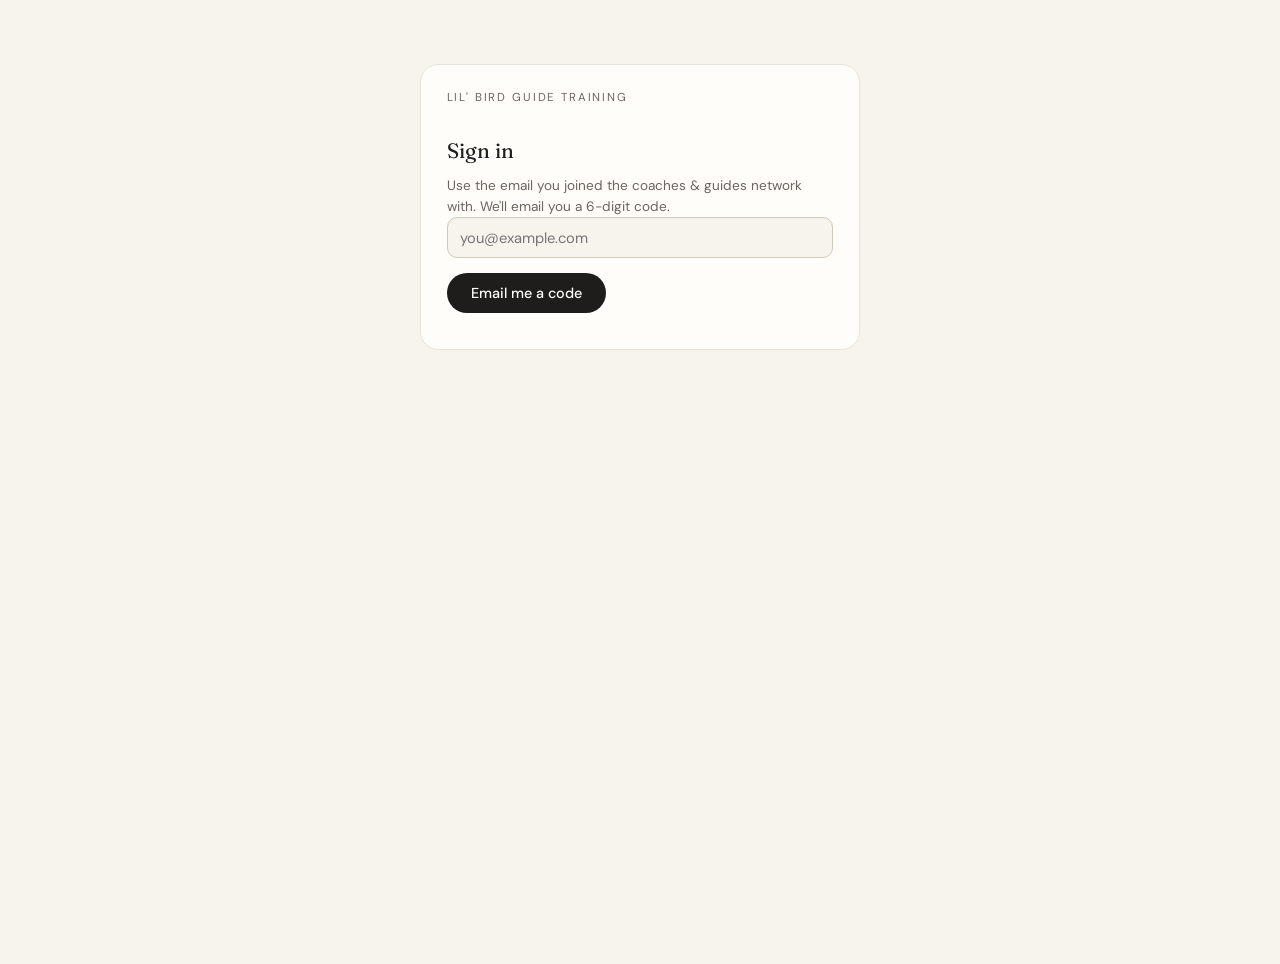
<file: training/index.html>
<!DOCTYPE html>
<html lang="en">
<head>
<meta charset="UTF-8">
<meta name="viewport" content="width=device-width, initial-scale=1.0">
<title>Guide Training · lil' bird</title>
<meta name="robots" content="noindex">
<link rel="preconnect" href="https://fonts.googleapis.com">
<link href="https://fonts.googleapis.com/css2?family=Fraunces:ital,wght@0,300;0,400;0,500;1,300;1,400&family=DM+Sans:wght@300;400;500&family=Caveat:wght@400;500&display=swap" rel="stylesheet">
<link rel="stylesheet" href="assets/gt.css">
</head>
<body>
<div id="app"></div>
<script>
  // Same Apps Script web app as dashboard.html. Training actions are routed by handleTraining().
  window.GT_CONFIG = { mode: 'live', api: 'https://script.google.com/macros/s/AKfycbxay87fiIVZ_9N2ACWdq33FOMUL72z4SjfUoEp3eFBMP2fIGo6Qx1ehXy32KW_ybsnU/exec' };
</script>
<script src="assets/gt-lib.js"></script>
<script src="assets/gt-core.js"></script>
<script src="assets/gt-content.js"></script>
<script src="assets/gt-learn.js"></script>
<script src="assets/gt-app.js"></script>
<script>GT.mountTrainee(document.getElementById('app'));</script>
</body>
</html>
</file>
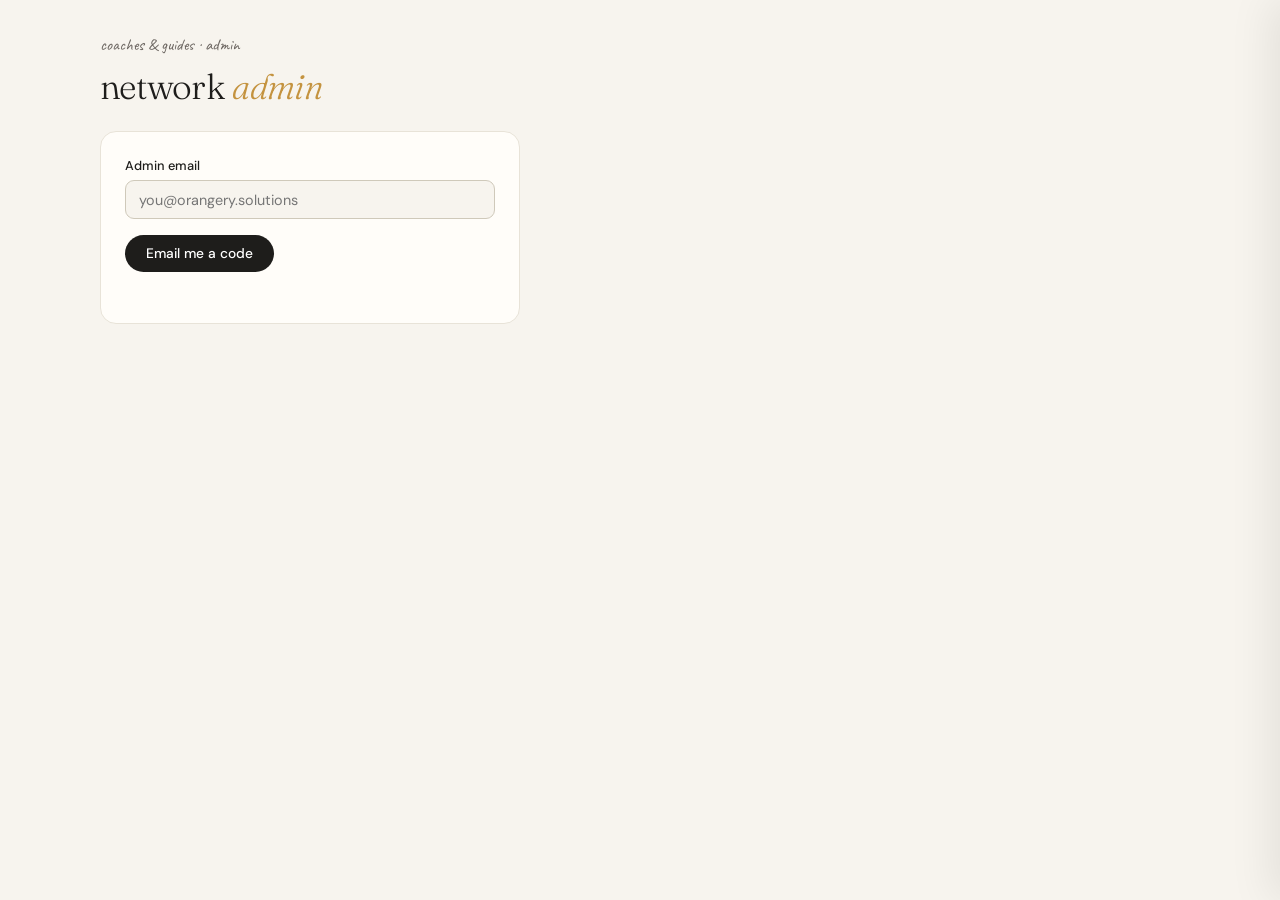
<file: admin.html>
<!DOCTYPE html>
<html lang="en">
<head>
<meta charset="UTF-8">
<meta name="viewport" content="width=device-width, initial-scale=1.0">
<title>admin · coaches & guides</title>
<meta name="robots" content="noindex">
<link rel="icon" type="image/png" href="[data-uri]">
  <link rel="apple-touch-icon" href="[data-uri]">
<link rel="preconnect" href="https://fonts.googleapis.com">
<link href="https://fonts.googleapis.com/css2?family=Fraunces:ital,wght@0,300;0,400;0,500;1,300;1,400&family=DM+Sans:wght@300;400;500&family=Caveat:wght@400;500&display=swap" rel="stylesheet">
<style>
  :root {
    --ink: #1e1d1b; --paper: #f7f4ee; --warm-mid: #e8e3d8; --warm-border: #cfc9ba;
    --gold: #c4933f; --gold-light: #f0e3c8; --ember: #c96b42; --slate: #4a5568;
    --ink-muted: #6b6560; --tag-bg: #f0ece3; --tag-border: #d4ccba;
    --success: #3a7a45; --success-bg: #edf5ee; --card: #fffdf9;
    --lilbird: #e0a400; --orangery: #8b6db0;
  }
  * { box-sizing: border-box; margin: 0; padding: 0; }
  body { font-family: 'DM Sans', sans-serif; background: var(--paper); color: var(--ink); min-height: 100vh; font-size: 14.5px; line-height: 1.5; }
  a { color: var(--gold); }
  .wrap { max-width: 1120px; margin: 0 auto; padding: 2rem 1.25rem 5rem; }
  .brand-row { font-family: 'Caveat', cursive; font-size: 1.05rem; color: var(--ink-muted); }
  h1 { font-family: 'Fraunces', serif; font-weight: 300; font-size: 2.2rem; letter-spacing: -0.02em; line-height: 1.15; }
  h1 em { font-style: italic; color: var(--gold); }
  .hidden { display: none !important; }

  .card { background: var(--card); border: 1px solid var(--warm-mid); border-radius: 16px; padding: 1.5rem; }
  .field { margin-bottom: 0.95rem; }
  .field label { display: block; font-size: 0.8rem; font-weight: 500; margin-bottom: 0.3rem; }
  .hint { color: var(--ink-muted); font-weight: 300; }
  input[type=text], input[type=email], input[type=url], input[type=date], input[type=time], input[type=number], input[type=search], select, textarea {
    width: 100%; padding: 0.6rem 0.8rem; border: 1.5px solid var(--warm-border); border-radius: 9px;
    background: var(--paper); font-family: 'DM Sans', sans-serif; font-size: 0.9rem; color: var(--ink);
  }
  input:focus, select:focus, textarea:focus { outline: none; border-color: var(--gold); background: #fff; }
  textarea { min-height: 90px; resize: vertical; line-height: 1.5; }
  .row { display: grid; grid-template-columns: 1fr 1fr; gap: 0 0.9rem; }
  .row3 { display: grid; grid-template-columns: 1fr 1fr 1fr; gap: 0 0.9rem; }
  .count { text-align: right; font-size: 0.72rem; color: var(--ink-muted); margin-top: 0.15rem; }
  .count.over { color: var(--ember); }
  .group-label { font-family: 'Caveat', cursive; font-size: 0.98rem; color: var(--ink-muted); display: block; margin: 0.6rem 0 0.35rem; }
  .section-title { font-family: 'Fraunces', serif; font-size: 1.05rem; font-weight: 400; margin: 1.4rem 0 0.7rem; padding-top: 1.1rem; border-top: 1px solid var(--warm-mid); }

  .chips { display: flex; flex-wrap: wrap; gap: 0.35rem; }
  .chip { font-size: 0.78rem; padding: 0.26rem 0.7rem; border-radius: 20px; border: 1.5px solid var(--tag-border); background: var(--tag-bg); cursor: pointer; user-select: none; }
  .chip:hover { border-color: var(--gold); }
  .chip.on { background: var(--ink); color: #fff; border-color: var(--ink); }

  .btn { font-family: 'DM Sans', sans-serif; font-size: 0.86rem; font-weight: 500; border: none; border-radius: 30px; padding: 0.6rem 1.3rem; cursor: pointer; display: inline-flex; align-items: center; gap: .4rem; white-space: nowrap; }
  .btn-dark { background: var(--ink); color: #fff; } .btn-dark:hover { background: #3a3835; }
  .btn-gold { background: var(--gold); color: #fff; }
  .btn-ghost { background: none; color: var(--ink-muted); border: 1.5px solid var(--warm-border); }
  .btn-ghost:hover { border-color: var(--ink); color: var(--ink); }
  .btn-danger { background: none; color: var(--ember); border: 1.5px solid #e8c4b4; }
  .btn-danger:hover { background: #fbeee8; }
  .btn-sm { padding: 0.35rem 0.85rem; font-size: 0.78rem; }
  .btn:disabled { opacity: .55; cursor: default; }
  .link-btn { background: none; border: none; font-family: 'Caveat', cursive; font-size: 1.05rem; color: var(--ink-muted); cursor: pointer; }
  .link-btn:hover { color: var(--ink); }

  /* sign in */
  .signin { max-width: 420px; margin-top: 1.5rem; }
  .code-input { font-size: 1.5rem !important; letter-spacing: 0.5em; text-align: center; font-family: 'Fraunces', serif !important; }
  .msg { font-size: 0.85rem; margin-top: 0.7rem; min-height: 1.2em; }
  .msg.err { color: var(--ember); } .msg.ok { color: var(--success); }

  /* header */
  .top { display: flex; justify-content: space-between; align-items: flex-end; gap: 1rem; flex-wrap: wrap; margin: 0.6rem 0 1.4rem; }
  .tabs { display: flex; gap: 0.3rem; background: var(--warm-mid); padding: 0.25rem; border-radius: 30px; }
  .tab { border: none; background: none; padding: 0.45rem 1.1rem; border-radius: 30px; font-family: 'DM Sans', sans-serif; font-size: 0.86rem; cursor: pointer; color: var(--ink-muted); }
  .tab.on { background: var(--card); color: var(--ink); font-weight: 500; box-shadow: 0 1px 3px rgba(0,0,0,.06); }
  .stats { display: grid; grid-template-columns: repeat(5, 1fr); gap: 0.7rem; margin-bottom: 1.2rem; }
  .stat { background: var(--card); border: 1px solid var(--warm-mid); border-radius: 14px; padding: 0.85rem 1rem; cursor: pointer; transition: border-color .15s; }
  .stat:hover, .stat.on { border-color: var(--gold); }
  .stat .n { font-family: 'Fraunces', serif; font-size: 1.7rem; line-height: 1.1; }
  .stat .l { font-size: 0.76rem; color: var(--ink-muted); }
  @media (max-width: 760px) { .stats { grid-template-columns: repeat(2, 1fr); } .row, .row3 { grid-template-columns: 1fr; } }

  .toolbar { display: flex; gap: 0.7rem; margin-bottom: 0.9rem; align-items: center; flex-wrap: wrap; }
  .toolbar input[type=search] { max-width: 340px; background: var(--card); }
  .toolbar select { width: auto; background: var(--card); }

  /* coach list */
  .list { background: var(--card); border: 1px solid var(--warm-mid); border-radius: 16px; overflow: hidden; }
  .crow { display: grid; grid-template-columns: 44px minmax(0, 2.2fr) minmax(0, 1.6fr) 90px 300px; gap: 0.9rem; align-items: center; padding: 0.7rem 1rem; border-top: 1px solid var(--warm-mid); cursor: pointer; }
  .crow:first-child { border-top: none; }
  .crow:hover { background: #fbf8f2; }
  .thumb { width: 44px; height: 44px; border-radius: 10px; object-fit: cover; object-position: top; background: var(--gold-light); display: flex; align-items: center; justify-content: center; font-family: 'Fraunces', serif; color: var(--gold); overflow: hidden; }
  .thumb img { width: 100%; height: 100%; object-fit: cover; object-position: top; }
  .cname { font-weight: 500; white-space: nowrap; overflow: hidden; text-overflow: ellipsis; }
  .ctitle, .cmail { font-size: 0.8rem; color: var(--ink-muted); white-space: nowrap; overflow: hidden; text-overflow: ellipsis; }
  .cdate { font-size: 0.78rem; color: var(--ink-muted); }
  .flags { display: flex; gap: 0.35rem; justify-content: flex-end; flex-wrap: wrap; }
  .flag { font-size: 0.72rem; font-weight: 500; padding: 0.22rem 0.6rem; border-radius: 12px; border: 1.5px solid var(--warm-border); background: none; cursor: pointer; color: var(--ink-muted); font-family: 'DM Sans', sans-serif; }
  .flag.live.on { background: var(--success); border-color: var(--success); color: #fff; }
  .flag.lb.on { background: var(--lilbird); border-color: var(--lilbird); color: #fff; }
  .flag.or.on { background: var(--orangery); border-color: var(--orangery); color: #fff; }
  .flag.want { border-style: dashed; }
  .flag.lb.want { border-color: var(--lilbird); color: #a47800; }
  .flag.or.want { border-color: var(--orangery); color: var(--orangery); }
  @media (max-width: 860px) {
    .crow { grid-template-columns: 44px 1fr; }
    .crow .c-mid, .crow .cdate { display: none; }
    .crow .flags { grid-column: 1 / -1; justify-content: flex-start; }
  }
  .empty { text-align: center; color: var(--ink-muted); padding: 2.5rem 1rem; font-weight: 300; }
  .empty .big { font-family: 'Caveat', cursive; font-size: 1.4rem; color: var(--ink); }

  /* drawer */
  .drawer-bg { position: fixed; inset: 0; background: rgba(30,29,27,.4); opacity: 0; pointer-events: none; transition: opacity .2s; z-index: 40; }
  .drawer-bg.show { opacity: 1; pointer-events: auto; }
  .drawer { position: fixed; top: 0; right: 0; bottom: 0; width: min(640px, 100vw); background: var(--paper); z-index: 41; transform: translateX(100%); transition: transform .25s; display: flex; flex-direction: column; box-shadow: -10px 0 40px rgba(0,0,0,.08); }
  .drawer.show { transform: none; }
  .drawer-head { padding: 1.1rem 1.5rem; border-bottom: 1px solid var(--warm-mid); display: flex; justify-content: space-between; align-items: center; gap: 1rem; background: var(--card); }
  .drawer-head h2 { font-family: 'Fraunces', serif; font-weight: 400; font-size: 1.3rem; }
  .drawer-body { padding: 1.3rem 1.5rem; overflow-y: auto; flex: 1; }
  .drawer-foot { padding: 0.9rem 1.5rem; border-top: 1px solid var(--warm-mid); display: flex; justify-content: space-between; gap: 0.6rem; background: var(--card); }
  .x { background: none; border: none; font-size: 1.5rem; cursor: pointer; color: var(--ink-muted); line-height: 1; }
  .photo-edit { display: flex; gap: 1.1rem; align-items: center; margin-bottom: 1rem; }
  .photo-edit .thumb { width: 96px; height: 96px; border-radius: 14px; font-size: 1.8rem; }
  .toggles { display: flex; flex-wrap: wrap; gap: 0.5rem; margin-bottom: 0.4rem; }
  .toggle { display: flex; align-items: center; gap: 0.45rem; font-size: 0.85rem; background: var(--card); border: 1.5px solid var(--warm-border); border-radius: 10px; padding: 0.45rem 0.75rem; cursor: pointer; user-select: none; }
  .toggle input { accent-color: var(--gold); width: 15px; height: 15px; }
  .meta-line { font-size: 0.8rem; color: var(--ink-muted); margin-bottom: 1rem; }

  /* trainings */
  .tcard { background: var(--card); border: 1px solid var(--warm-mid); border-radius: 16px; padding: 1.1rem 1.3rem; margin-bottom: 0.8rem; }
  .thead { display: flex; justify-content: space-between; gap: 1rem; align-items: flex-start; flex-wrap: wrap; }
  .thead h3 { font-family: 'Fraunces', serif; font-weight: 400; font-size: 1.15rem; }
  .tmeta { font-size: 0.82rem; color: var(--ink-muted); }
  .status { font-size: 0.72rem; font-weight: 500; padding: 0.18rem 0.6rem; border-radius: 12px; margin-left: 0.5rem; vertical-align: middle; }
  .status.Open { background: var(--success-bg); color: var(--success); }
  .status.Draft { background: var(--warm-mid); color: var(--ink-muted); }
  .status.Closed { background: var(--gold-light); color: #8a6420; }
  .status.Hidden { background: #eee; color: #999; }
  .regs { margin-top: 0.9rem; border-top: 1px dashed var(--warm-border); padding-top: 0.7rem; }
  .reg { display: flex; justify-content: space-between; align-items: center; gap: 0.8rem; padding: 0.35rem 0; font-size: 0.86rem; }
  .reg.cancelled { color: var(--ink-muted); text-decoration: line-through; }
  .bar { height: 6px; background: var(--warm-mid); border-radius: 4px; overflow: hidden; width: 140px; margin-top: 0.35rem; }
  .bar div { height: 100%; background: var(--gold); }

  /* cropper */
  .modal-bg { position: fixed; inset: 0; background: rgba(30,29,27,.55); display: none; align-items: center; justify-content: center; z-index: 60; padding: 1rem; }
  .modal-bg.show { display: flex; }
  .modal { background: var(--card); border-radius: 20px; padding: 1.5rem; width: 100%; max-width: 380px; text-align: center; }
  .modal h3 { font-family: 'Fraunces', serif; font-weight: 400; font-size: 1.2rem; margin-bottom: .2rem; }
  .modal p { font-size: 0.82rem; color: var(--ink-muted); margin-bottom: 1rem; }
  .crop-view { width: 300px; height: 300px; max-width: 100%; margin: 0 auto; border-radius: 14px; overflow: hidden; touch-action: none; cursor: grab; background: var(--warm-mid); }
  .crop-view canvas { display: block; width: 100%; height: 100%; }
  .zoom { width: 100%; margin: 1rem 0; accent-color: var(--gold); }
  .modal .btns { display: flex; justify-content: center; gap: 0.6rem; }

  .pv-bg { position: fixed; inset: 0; background: rgba(30,29,27,.92); z-index: 70; display: none; flex-direction: column; padding: 1.2rem; }
  .pv-bg.show { display: flex; }
  .pv-head { display: flex; justify-content: space-between; align-items: center; gap: 1rem; color: #fff; padding: 0 .3rem .8rem; }
  .pv-head h3 { font-family: 'Fraunces', serif; font-weight: 300; font-size: 1.2rem; }
  .pv-head .note { font-size: .8rem; opacity: .75; }
  .pv-frame { flex: 1; width: 100%; border: none; border-radius: 16px; background: var(--paper); }
  .toast { position: fixed; top: 1.2rem; left: 50%; transform: translate(-50%, -200%); opacity: 0; background: var(--ink); color: #fff; padding: 0.65rem 1.2rem; border-radius: 30px; font-size: 0.86rem; transition: transform .25s; z-index: 80; max-width: 90vw; text-align: center; }
  .toast.show { transform: translate(-50%, 0); opacity: 1; }
  .toast.err { background: var(--ember); }
  .loading { text-align: center; padding: 4rem 1rem; font-family: 'Caveat', cursive; font-size: 1.4rem; color: var(--ink-muted); }
</style>
</head>
<body>
<div class="wrap">
  <div class="brand-row">coaches & guides · admin</div>

  <!-- SIGN IN -->
  <section id="signinView" class="hidden">
    <h1 style="margin-top:.6rem">network <em>admin</em></h1>
    <div class="card signin">
      <div id="stepEmail">
        <div class="field"><label for="email">Admin email</label><input type="email" id="email" autocomplete="email" placeholder="you@orangery.solutions"></div>
        <button class="btn btn-dark" id="sendCodeBtn">Email me a code</button>
      </div>
      <div id="stepCode" class="hidden">
        <div class="field"><label for="code">Code sent to <span id="sentTo"></span></label><input type="text" id="code" class="code-input" inputmode="numeric" maxlength="6" autocomplete="one-time-code" placeholder="······"></div>
        <button class="btn btn-dark" id="verifyBtn">Sign in</button>
        <button class="link-btn" id="changeEmail" style="margin-left:.5rem">different email</button>
      </div>
      <p class="msg" id="signinMsg"></p>
    </div>
  </section>

  <div id="loadingView" class="loading">loading the network…</div>

  <!-- APP -->
  <section id="appView" class="hidden">
    <div class="top">
      <h1>network <em>admin</em></h1>
      <div style="display:flex;gap:.8rem;align-items:center;flex-wrap:wrap">
        <div class="tabs">
          <button class="tab on" data-tab="coaches">coaches</button>
          <button class="tab" data-tab="trainings">trainings</button>
        </div>
        <button class="link-btn" id="refreshBtn" title="Reload from the Sheet">↻ refresh</button>
        <a class="link-btn" href="dashboard" style="text-decoration:none">my dashboard</a>
        <button class="link-btn" id="signOutBtn">sign out</button>
      </div>
    </div>

    <!-- COACHES -->
    <div id="tab-coaches">
      <div class="stats" id="stats"></div>
      <div class="toolbar">
        <input type="search" id="search" placeholder="Search name, email, title, tags…">
        <select id="sort">
          <option value="new">Newest first</option>
          <option value="old">Oldest first</option>
          <option value="name">Name A–Z</option>
          <option value="updated">Recently updated</option>
        </select>
        <span id="resultCount" class="tmeta"></span>
      </div>
      <div class="list" id="coachList"></div>
      <p class="tmeta" style="margin-top:.7rem">Tip: the <b>live</b>, <b>lil' bird</b> and <b>orangery</b> buttons save instantly. A dashed outline means the coach said they're interested in that certification.</p>
    </div>

    <!-- TRAININGS -->
    <div id="tab-trainings" class="hidden">
      <div class="toolbar" style="justify-content:space-between">
        <select id="trFilter">
          <option value="active">Upcoming & drafts</option>
          <option value="past">Past</option>
          <option value="all">Everything</option>
        </select>
        <button class="btn btn-dark" id="newTrainingBtn">+ New training</button>
      </div>
      <div id="trainingList"></div>
    </div>
  </section>
</div>

<!-- COACH / TRAINING DRAWER -->
<div class="drawer-bg" id="drawerBg"></div>
<aside class="drawer" id="drawer">
  <div class="drawer-head"><h2 id="drawerTitle"></h2><button class="x" id="drawerClose" aria-label="Close">×</button></div>
  <div class="drawer-body" id="drawerBody"></div>
  <div class="drawer-foot" id="drawerFoot"></div>
</aside>

<div class="modal-bg" id="cropModal">
  <div class="modal">
    <h3>Position the photo</h3>
    <p>Drag to move · slider to zoom</p>
    <div class="crop-view" id="cropView"><canvas id="cropCanvas" width="600" height="600"></canvas></div>
    <input type="range" class="zoom" id="cropZoom" min="1" max="4" step="0.01" value="1">
    <div class="btns"><button class="btn btn-ghost" id="cropCancel">Cancel</button><button class="btn btn-dark" id="cropDone">Use this photo</button></div>
  </div>
</div>
<input type="file" id="photoFile" accept="image/*" class="hidden">
<div class="pv-bg" id="pvModal">
  <div class="pv-head">
    <div><h3 id="pvTitle">Preview</h3><div class="note" id="pvNote"></div></div>
    <button class="btn btn-ghost" id="pvClose" style="color:#fff;border-color:rgba(255,255,255,.5)">Close preview</button>
  </div>
  <iframe class="pv-frame" id="pvFrame" title="Directory preview"></iframe>
</div>
<div class="toast" id="toast"></div>

<script>
// ── Paste your Apps Script web app URL here (same one the intake form uses) ──
const API = 'https://script.google.com/macros/s/AKfycbxay87fiIVZ_9N2ACWdq33FOMUL72z4SjfUoEp3eFBMP2fIGo6Qx1ehXy32KW_ybsnU/exec';

const TAGS = {
  speciality: ['life','leadership','executive','career','business','spiritual','story','burnout','mindset','relationships','writing','creativity','health & wellness','parenting','communication','faith transition','trauma-informed','group work','grief','identity','purpose'],
  format: ['in-person','virtual','intensives'],
  interest: ["women's","men's",'mom life','fathering','teens','young adults','couples','family','midlife','seniors','LGBTQ+','people of faith','entrepreneurs','founders','creatives','athletes','educators','healthcare workers','nonprofit','ministry','expats','first-gen professionals','ADHD','AuDHD','Autism','music','tech','art','career transition'],
};
const OPTIONS = {
  timezone: ['', 'Eastern (ET)','Central (CT)','Mountain (MT)','Pacific (PT)','GMT / UTC','CET (Europe)','AEST (Australia)','Other'],
  experience: ['', 'Less than 1 year','1–3 years','3–5 years','5–10 years','10+ years'],
  pricing: ['', 'Sliding scale / donation','Under $75 / session','$75–$150 / session','$150–$250 / session','$250–$400 / session','$400+ / session'],
  availability: ['', 'Taking new clients','Limited availability','Waitlist only','Not currently taking clients'],
  format: ['', 'Virtual','In-person','Hybrid'],
  status: ['Draft','Open','Closed','Hidden'],
};
const COACH_TEXT = ['firstName','lastName','email','title','location','timezone','languages','bio','approach','different','background','experience','pricing','goodFor','bookingLink','website','linkedin','instagram','availability','credentials','modalityTags','interestTags','adminNotes'];
const COACH_BOOL = ['approved','lilbird','orangery'];

const $ = s => document.querySelector(s);
const $$ = (s, r) => Array.from((r || document).querySelectorAll(s));
const esc = s => String(s == null ? '' : s).replace(/[&<>"']/g, c => ({'&':'&amp;','<':'&lt;','>':'&gt;','"':'&quot;',"'":'&#39;'}[c]));
const store = {
  get(k) { try { return localStorage.getItem(k); } catch (e) { return null; } },
  set(k, v) { try { localStorage.setItem(k, v); } catch (e) {} },
  del(k) { try { localStorage.removeItem(k); } catch (e) {} },
};
let token = store.get('cg_admin_token');
let data = { coaches: [], trainings: [] };
let filter = 'all';

async function api(action, body = {}) {
  const res = await fetch(API, { method: 'POST', body: JSON.stringify(Object.assign({ action, token }, body)) });
  const j = await res.json();
  if (j.error === 'AUTH') { signOutLocal(); throw new Error('Your sign-in has expired — please sign in again.'); }
  if (!j.ok) throw new Error(j.error || 'Something went wrong.');
  return j;
}
function toast(msg, err) {
  const t = $('#toast'); t.textContent = msg; t.className = 'toast show' + (err ? ' err' : '');
  clearTimeout(toast._t); toast._t = setTimeout(() => t.className = 'toast', 3200);
}
function show(id) { ['#signinView','#loadingView','#appView'].forEach(v => $(v).classList.toggle('hidden', v !== id)); }
function initials(c) { return ((c.firstName || ' ')[0] + (c.lastName || ' ')[0]).toUpperCase().trim(); }
function thumb(c, src) { const s = src || c.photo; return s ? `<img src="${esc(s)}" alt="" loading="lazy">` : esc(initials(c)); }
function splitTags(s) { return String(s || '').split(',').map(x => x.trim()).filter(Boolean); }
function fmtDay(iso) { const d = new Date(iso); return isNaN(d) ? '' : d.toLocaleDateString(undefined, { month: 'short', day: 'numeric', year: 'numeric' }); }
const yes = v => v === true || String(v).toLowerCase() === 'yes' || String(v).toUpperCase() === 'TRUE';

// ── SIGN IN ───────────────────────────────────────────────
let pendingEmail = '';
$('#sendCodeBtn').onclick = async () => {
  const email = $('#email').value.trim(), msg = $('#signinMsg'), b = $('#sendCodeBtn');
  msg.className = 'msg'; msg.textContent = '';
  if (!/^[^@\s]+@[^@\s]+\.[^@\s]+$/.test(email)) { msg.className = 'msg err'; msg.textContent = 'Please enter a valid email.'; return; }
  b.disabled = true; b.textContent = 'Sending…';
  try {
    await api('requestCode', { email, mode: 'admin' });
    pendingEmail = email; $('#sentTo').textContent = email;
    $('#stepEmail').classList.add('hidden'); $('#stepCode').classList.remove('hidden');
    msg.className = 'msg ok'; msg.textContent = 'If that\'s an admin email, a code is on its way.';
    $('#code').focus();
  } catch (e) { msg.className = 'msg err'; msg.textContent = e.message; }
  b.disabled = false; b.textContent = 'Email me a code';
};
$('#email').addEventListener('keydown', e => { if (e.key === 'Enter') $('#sendCodeBtn').click(); });
$('#code').addEventListener('input', e => { e.target.value = e.target.value.replace(/\D/g, '').slice(0, 6); if (e.target.value.length === 6) $('#verifyBtn').click(); });
$('#verifyBtn').onclick = async () => {
  const msg = $('#signinMsg'), b = $('#verifyBtn'); b.disabled = true; b.textContent = 'Checking…';
  try {
    const r = await api('verifyCode', { email: pendingEmail, code: $('#code').value });
    if (!r.admin) throw new Error('This account doesn\'t have admin access.');
    token = r.token; store.set('cg_admin_token', token); msg.textContent = '';
    await load();
  } catch (e) { msg.className = 'msg err'; msg.textContent = e.message; }
  b.disabled = false; b.textContent = 'Sign in';
};
$('#changeEmail').onclick = () => { $('#stepCode').classList.add('hidden'); $('#stepEmail').classList.remove('hidden'); $('#code').value = ''; };
function signOutLocal() { token = null; store.del('cg_admin_token'); closeDrawer(true); $('#stepCode').classList.add('hidden'); $('#stepEmail').classList.remove('hidden'); $('#code').value = ''; show('#signinView'); }
$('#signOutBtn').onclick = () => { api('signOut').catch(() => {}); signOutLocal(); };

// ── LOAD ──────────────────────────────────────────────────
async function load(quiet) {
  if (!quiet) show('#loadingView');
  try {
    const r = await api('adminData');
    data = r; renderCoaches(); renderTrainings(); show('#appView');
  } catch (e) { toast(e.message, true); if (!token) show('#signinView'); else if (!quiet) show('#signinView'); }
}
$('#refreshBtn').onclick = async () => { $('#refreshBtn').textContent = '↻ refreshing…'; await load(true); $('#refreshBtn').textContent = '↻ refresh'; toast('Up to date'); };

$$('.tab').forEach(t => t.onclick = () => {
  $$('.tab').forEach(x => x.classList.toggle('on', x === t));
  $('#tab-coaches').classList.toggle('hidden', t.dataset.tab !== 'coaches');
  $('#tab-trainings').classList.toggle('hidden', t.dataset.tab !== 'trainings');
});

// ── COACHES ───────────────────────────────────────────────
const FILTERS = [
  ['all', 'all coaches', () => true],
  ['live', 'live', c => c.approved],
  ['review', 'waiting for review', c => !c.approved],
  ['lbwant', 'want lil\' bird', c => yes(c.lilbirdInterested) && !c.lilbird],
  ['orwant', 'want orangery', c => yes(c.orangeryInterested) && !c.orangery],
];
function renderCoaches() {
  $('#stats').innerHTML = FILTERS.map(([k, l, fn]) =>
    `<div class="stat${filter === k ? ' on' : ''}" data-filter="${k}"><div class="n">${data.coaches.filter(fn).length}</div><div class="l">${l}</div></div>`).join('');
  $$('.stat').forEach(s => s.onclick = () => { filter = s.dataset.filter; renderCoaches(); });

  const q = $('#search').value.trim().toLowerCase();
  const fn = FILTERS.find(f => f[0] === filter)[2];
  let list = data.coaches.filter(fn).filter(c => !q ||
    [c.firstName, c.lastName, c.email, c.title, c.location, c.modalityTags, c.interestTags, c.adminNotes].join(' ').toLowerCase().includes(q));
  const sort = $('#sort').value;
  const ts = c => new Date(c.timestamp).getTime() || 0;
  list.sort(sort === 'name' ? (a, b) => (a.firstName + a.lastName).localeCompare(b.firstName + b.lastName)
    : sort === 'old' ? (a, b) => ts(a) - ts(b)
    : sort === 'updated' ? (a, b) => (new Date(b.updatedAt).getTime() || 0) - (new Date(a.updatedAt).getTime() || 0)
    : (a, b) => ts(b) - ts(a));
  $('#resultCount').textContent = list.length + ' shown';

  if (!list.length) { $('#coachList').innerHTML = '<div class="empty"><div class="big">no one here</div>Try a different search or filter.</div>'; return; }
  $('#coachList').innerHTML = list.map(c => `
    <div class="crow" data-id="${esc(c.id)}">
      <div class="thumb">${thumb(c)}</div>
      <div style="min-width:0"><div class="cname">${esc(c.firstName + ' ' + c.lastName)}</div><div class="ctitle">${esc(c.title || '—')}</div></div>
      <div class="c-mid" style="min-width:0"><div class="cmail">${esc(c.email)}</div><div class="ctitle">${esc(c.location || '')}</div></div>
      <div class="cdate">${esc(fmtDay(c.timestamp))}</div>
      <div class="flags">
        <button class="flag" data-preview title="Preview how they'll look">preview</button>
        <button class="flag live${c.approved ? ' on' : ''}" data-flag="approved">${c.approved ? 'live' : 'hidden'}</button>
        <button class="flag lb${c.lilbird ? ' on' : ''}${!c.lilbird && yes(c.lilbirdInterested) ? ' want' : ''}" data-flag="lilbird">lil' bird</button>
        <button class="flag or${c.orangery ? ' on' : ''}${!c.orangery && yes(c.orangeryInterested) ? ' want' : ''}" data-flag="orangery">orangery</button>
      </div>
    </div>`).join('');
  $$('.crow').forEach(row => {
    row.onclick = e => { if (!e.target.closest('.flag')) openCoach(row.dataset.id); };
    row.querySelector('[data-preview]').onclick = () => { const c = data.coaches.find(x => x.id === row.dataset.id); openPreview(c, false); };
    $$('.flag[data-flag]', row).forEach(f => f.onclick = () => quickFlag(row.dataset.id, f.dataset.flag, f));
  });
}
$('#search').addEventListener('input', renderCoaches);
$('#sort').addEventListener('change', renderCoaches);

async function quickFlag(id, flag, btn) {
  const c = data.coaches.find(x => x.id === id); const val = !c[flag];
  if (flag === 'approved' && !val && !confirm(`Hide ${c.firstName} from the public directory?`)) return;
  btn.disabled = true;
  try {
    await api('adminUpdateCoach', { id, fields: { [flag]: val } });
    c[flag] = val; renderCoaches();
    toast(flag === 'approved' ? (val ? `${c.firstName} is now live ✓` : `${c.firstName} is hidden`) : 'Saved ✓');
  } catch (e) { toast(e.message, true); btn.disabled = false; }
}

// ── DRAWER ────────────────────────────────────────────────
let drawerDirty = false;
function openDrawer(title, body, foot) {
  $('#drawerTitle').textContent = title; $('#drawerBody').innerHTML = body; $('#drawerFoot').innerHTML = foot;
  $('#drawerBody').scrollTop = 0; drawerDirty = false;
  $('#drawer').classList.add('show'); $('#drawerBg').classList.add('show');
  $$('#drawerBody input, #drawerBody textarea, #drawerBody select').forEach(el => el.addEventListener('input', () => drawerDirty = true));
}
function closeDrawer(force) {
  if (!force && drawerDirty && !confirm('Discard your unsaved changes?')) return;
  $('#drawer').classList.remove('show'); $('#drawerBg').classList.remove('show'); drawerDirty = false;
}
$('#drawerClose').onclick = () => closeDrawer();
$('#drawerBg').onclick = () => closeDrawer();
document.addEventListener('keydown', e => {
  if (e.key !== 'Escape' || $('#cropModal').classList.contains('show')) return;
  if ($('#pvModal').classList.contains('show')) { $('#pvModal').classList.remove('show'); return; }
  closeDrawer();
});

const inp = (f, label, v, type = 'text', extra = '') => `<div class="field"><label>${label}</label><input type="${type}" data-f="${f}" value="${esc(v)}" ${extra}></div>`;
const area = (f, label, v, max, h) => `<div class="field"><label>${label}</label><textarea data-f="${f}" ${max ? `data-max="${max}"` : ''} style="${h ? 'min-height:' + h + 'px' : ''}">${esc(v)}</textarea>${max ? '<div class="count"></div>' : ''}</div>`;
const sel = (f, label, v, opts, blank) => {
  const o = opts.slice(); if (v && !o.includes(v)) o.push(v);
  return `<div class="field"><label>${label}</label><select data-f="${f}">${o.map(x => `<option value="${esc(x)}"${x === v ? ' selected' : ''}>${x ? esc(x) : (blank || '—')}</option>`).join('')}</select></div>`;
};
const chips = (field, list, selected) => `<div class="chips" data-chips="${field}">${list.map(t => `<span class="chip${selected.includes(t) ? ' on' : ''}" data-t="${esc(t)}">${esc(t)}</span>`).join('')}</div>`;

let editPhoto = null, removePhoto = false;
function openCoach(id) {
  const c = data.coaches.find(x => x.id === id); if (!c) return;
  editPhoto = null; removePhoto = false;
  const mod = splitTags(c.modalityTags), int = splitTags(c.interestTags);
  const extraMod = mod.filter(t => !TAGS.speciality.includes(t) && !TAGS.format.includes(t));
  const body = `
    <div class="photo-edit">
      <div class="thumb" id="dPhoto">${thumb(c)}</div>
      <div style="display:flex;flex-direction:column;gap:.4rem;align-items:flex-start">
        <button class="btn btn-ghost btn-sm" id="dPhotoBtn">Change photo</button>
        ${c.photo ? '<button class="link-btn" id="dPhotoRemove" style="font-size:.95rem">remove photo</button>' : ''}
        <span class="tmeta" id="dPhotoNote"></span>
      </div>
    </div>
    <div class="meta-line">
      Submitted ${esc(fmtDay(c.timestamp) || '—')}${c.updatedAt ? ' · last updated ' + esc(fmtDay(c.updatedAt)) : ''} · ID ${esc(c.id)}
      ${c.credDocUrl ? ` · <a href="${esc(c.credDocUrl)}" target="_blank">credential document ↗</a>` : ''}
    </div>
    <div class="toggles">
      <label class="toggle"><input type="checkbox" data-b="approved" ${c.approved ? 'checked' : ''}> live on directory</label>
      <label class="toggle"><input type="checkbox" data-b="lilbird" ${c.lilbird ? 'checked' : ''}> lil' bird certified</label>
      <label class="toggle"><input type="checkbox" data-b="orangery" ${c.orangery ? 'checked' : ''}> orangery certified</label>
    </div>
    <div class="tmeta" style="margin-bottom:.4rem">
      Interested in lil' bird: <b>${yes(c.lilbirdInterested) ? 'yes' : 'no'}</b> · Interested in Orangery: <b>${yes(c.orangeryInterested) ? 'yes' : 'no'}</b>
    </div>
    ${area('adminNotes', 'Private notes <span class="hint">— only you see these</span>', c.adminNotes, 0, 60)}

    <div class="section-title">Basics</div>
    <div class="row">${inp('firstName', 'First name', c.firstName)}${inp('lastName', 'Last name', c.lastName)}</div>
    ${inp('email', 'Email <span class="hint">— this is what they sign in with</span>', c.email, 'email')}
    ${inp('title', 'Title / role', c.title)}
    <div class="row">${inp('location', 'Location', c.location)}${sel('timezone', 'Time zone', c.timezone, OPTIONS.timezone)}</div>
    ${inp('languages', 'Languages', c.languages)}

    <div class="section-title">Work</div>
    <span class="group-label">speciality</span>${chips('modalityTags', TAGS.speciality.concat(extraMod), mod)}
    <span class="group-label">format</span>${chips('modalityTags', TAGS.format, mod)}
    <div style="height:.8rem"></div>
    ${area('bio', 'Who they are', c.bio, 600, 120)}
    ${area('approach', 'How they work', c.approach, 500)}
    ${area('different', 'What makes them different', c.different, 300, 70)}
    ${inp('background', 'Background', c.background)}
    <div class="row">${sel('experience', 'Experience', c.experience, OPTIONS.experience)}${sel('pricing', 'Pricing', c.pricing, OPTIONS.pricing, 'Prefer not to say')}</div>

    <div class="section-title">Who they're for</div>
    ${chips('interestTags', TAGS.interest.concat(int.filter(t => !TAGS.interest.includes(t))), int)}
    <div style="height:.8rem"></div>
    ${area('goodFor', 'Good fit if… <span class="hint">— one per line</span>', c.goodFor, 0, 100)}

    <div class="section-title">Links & credentials</div>
    ${inp('bookingLink', 'Booking link', c.bookingLink, 'url')}
    ${inp('website', 'Website', c.website, 'url')}
    <div class="row">${inp('linkedin', 'LinkedIn', c.linkedin, 'url')}${inp('instagram', 'Instagram', c.instagram, 'url')}</div>
    ${sel('availability', 'Availability', c.availability, OPTIONS.availability)}
    ${inp('credentials', 'Credentials <span class="hint">— comma separated</span>', c.credentials)}
  `;
  const foot = `<button class="btn btn-danger btn-sm" id="dArchive">Archive coach</button>
    <div style="display:flex;gap:.5rem"><button class="btn btn-ghost" id="dPreview">Preview card</button><button class="btn btn-ghost" id="dCancel">Cancel</button><button class="btn btn-gold" id="dSave">Save changes</button></div>`;
  openDrawer(c.firstName + ' ' + c.lastName, body, foot);

  const tagState = { modalityTags: mod.slice(), interestTags: int.slice() };
  $$('#drawerBody [data-chips]').forEach(box => $$('.chip', box).forEach(ch => ch.onclick = () => {
    const f = box.dataset.chips, t = ch.dataset.t, cur = tagState[f];
    tagState[f] = cur.includes(t) ? cur.filter(x => x !== t) : cur.concat([t]);
    ch.classList.toggle('on'); drawerDirty = true;
  }));
  $$('#drawerBody [data-max]').forEach(el => { const u = () => { const n = el.value.length, m = +el.dataset.max, k = el.nextElementSibling; k.textContent = n + ' / ' + m; k.classList.toggle('over', n > m); }; u(); el.addEventListener('input', u); });
  $$('#drawerBody [data-b]').forEach(el => el.addEventListener('change', () => drawerDirty = true));
  $('#dPhotoBtn').onclick = () => { cropTarget = src => { editPhoto = src; removePhoto = false; $('#dPhoto').innerHTML = `<img src="${src}" alt="">`; $('#dPhotoNote').textContent = 'new photo — save to publish'; drawerDirty = true; }; $('#photoFile').click(); };
  if ($('#dPhotoRemove')) $('#dPhotoRemove').onclick = () => { removePhoto = true; editPhoto = null; $('#dPhoto').innerHTML = esc(initials(c)); $('#dPhotoNote').textContent = 'photo will be removed on save'; drawerDirty = true; };
  $('#dCancel').onclick = () => closeDrawer();
  $('#dArchive').onclick = async () => {
    if (!confirm(`Archive ${c.firstName} ${c.lastName}?\n\nThey'll be removed from the directory and this list, and their row moves to the "Archive" tab in your Sheet (nothing is deleted).`)) return;
    try { await api('adminArchiveCoach', { id }); data.coaches = data.coaches.filter(x => x.id !== id); closeDrawer(true); renderCoaches(); toast('Archived'); }
    catch (e) { toast(e.message, true); }
  };
  const collect = () => {
    const fields = {};
    $$('#drawerBody [data-f]').forEach(el => fields[el.dataset.f] = el.value);
    $$('#drawerBody [data-b]').forEach(el => fields[el.dataset.b] = el.checked);
    fields.modalityTags = tagState.modalityTags.join(', ');
    fields.interestTags = tagState.interestTags.join(', ');
    return fields;
  };
  $('#dPreview').onclick = () => {
    const f = collect();
    const photo = removePhoto ? '' : (editPhoto || c.photo);
    openPreview(Object.assign({}, f, { photo }), drawerDirty);
  };
  $('#dSave').onclick = async () => {
    const fields = collect();
    for (const [f, m] of [['bio', 600], ['approach', 500], ['different', 300]]) if ((fields[f] || '').length > m) { toast(`“${f}” is over ${m} characters`, true); return; }
    const b = $('#dSave'); b.disabled = true; b.textContent = 'Saving…';
    try {
      const payload = { id, fields };
      if (editPhoto) { payload.photoBase64 = editPhoto.split(',')[1]; payload.photoName = 'photo.jpg'; }
      if (removePhoto) payload.removePhoto = true;
      await api('adminUpdateCoach', payload);
      closeDrawer(true); toast('Saved ✓');
      await load(true);
    } catch (e) { toast(e.message, true); b.disabled = false; b.textContent = 'Save changes'; }
  };
}

// ── TRAININGS ─────────────────────────────────────────────
function todayStr() { const d = new Date(); return d.getFullYear() + '-' + String(d.getMonth() + 1).padStart(2, '0') + '-' + String(d.getDate()).padStart(2, '0'); }
function fmtDate(d) { const m = String(d || '').match(/^(\d{4})-(\d{2})-(\d{2})/); return m ? new Date(+m[1], +m[2] - 1, +m[3]).toLocaleDateString(undefined, { weekday: 'short', month: 'short', day: 'numeric', year: 'numeric' }) : 'Date tbc'; }
function fmtTime(t) { const m = String(t || '').match(/^(\d{1,2}):(\d{2})/); if (!m) return t || ''; let h = +m[1]; const ap = h >= 12 ? 'pm' : 'am'; h = h % 12 || 12; return h + (m[2] !== '00' ? ':' + m[2] : '') + ap; }

function renderTrainings() {
  const f = $('#trFilter').value, today = todayStr();
  let list = data.trainings.slice();
  if (f === 'active') list = list.filter(t => !t.date || t.date >= today);
  if (f === 'past') list = list.filter(t => t.date && t.date < today);
  list.sort((a, b) => f === 'past' ? String(b.date).localeCompare(String(a.date)) : String(a.date || '9999').localeCompare(String(b.date || '9999')));
  if (!list.length) {
    $('#trainingList').innerHTML = `<div class="card empty"><div class="big">${f === 'past' ? 'no past trainings' : 'no trainings yet'}</div>${f === 'past' ? '' : 'Create one with “+ New training”. It starts as a draft — set it to <b>Open</b> when you want coaches to see it.'}</div>`;
    return;
  }
  $('#trainingList').innerHTML = list.map(t => {
    const regs = (t.registrations || []);
    const active = regs.filter(r => r.status === 'Registered');
    const cap = +t.capacity || 0;
    return `<div class="tcard">
      <div class="thead">
        <div>
          <h3>${esc(t.title)}<span class="status ${esc(t.status)}">${esc(t.status)}</span></h3>
          <div class="tmeta">${[fmtDate(t.date), fmtTime(t.time), t.format].filter(Boolean).map(esc).join(' · ')}</div>
          <div class="tmeta" style="margin-top:.3rem"><b>${active.length}</b>${cap ? ' / ' + cap : ''} registered</div>
          ${cap ? `<div class="bar"><div style="width:${Math.min(100, active.length / cap * 100)}%"></div></div>` : ''}
        </div>
        <div style="display:flex;gap:.4rem;flex-wrap:wrap">
          ${active.length ? `<button class="btn btn-ghost btn-sm" data-copy="${esc(t.id)}">Copy emails</button>` : ''}
          ${regs.length ? `<button class="btn btn-ghost btn-sm" data-toggle="${esc(t.id)}">Who's coming</button>` : ''}
          <button class="btn btn-dark btn-sm" data-edit="${esc(t.id)}">Edit</button>
        </div>
      </div>
      <div class="regs hidden" id="regs-${esc(t.id)}">
        ${regs.sort((a, b) => (a.status === 'Registered' ? 0 : 1) - (b.status === 'Registered' ? 0 : 1)).map(r => `
          <div class="reg${r.status !== 'Registered' ? ' cancelled' : ''}">
            <span>${esc(r.coachName)} · <span class="tmeta">${esc(r.email)}</span>${r.status !== 'Registered' ? ' <span class="tmeta">(cancelled)</span>' : ''}</span>
            <button class="link-btn" style="font-size:.95rem" data-reg="${esc(t.id)}|${esc(r.coachId)}|${r.status === 'Registered' ? 'Cancelled' : 'Registered'}">${r.status === 'Registered' ? 'remove' : 'restore'}</button>
          </div>`).join('')}
      </div>
    </div>`;
  }).join('');
  $$('[data-edit]').forEach(b => b.onclick = () => openTraining(b.dataset.edit));
  $$('[data-toggle]').forEach(b => b.onclick = () => $('#regs-' + b.dataset.toggle).classList.toggle('hidden'));
  $$('[data-copy]').forEach(b => b.onclick = async () => {
    const t = data.trainings.find(x => x.id === b.dataset.copy);
    const emails = t.registrations.filter(r => r.status === 'Registered').map(r => r.email).join(', ');
    try { await navigator.clipboard.writeText(emails); toast('Emails copied — paste them into BCC'); } catch (e) { prompt('Copy these emails:', emails); }
  });
  $$('[data-reg]').forEach(b => b.onclick = async () => {
    const [trainingId, coachId, status] = b.dataset.reg.split('|');
    if (status === 'Cancelled' && !confirm('Remove this coach from the training? (They won\'t be emailed.)')) return;
    try {
      await api('adminSetRegistration', { trainingId, coachId, status });
      const r = data.trainings.find(x => x.id === trainingId).registrations.find(x => x.coachId === coachId); r.status = status;
      renderTrainings(); $('#regs-' + trainingId).classList.remove('hidden');
    } catch (e) { toast(e.message, true); }
  });
}
$('#trFilter').addEventListener('change', renderTrainings);
$('#newTrainingBtn').onclick = () => openTraining(null);

function openTraining(id) {
  const t = id ? data.trainings.find(x => x.id === id) : { title: '', date: '', time: '', format: 'Virtual', where: '', description: '', capacity: '', status: 'Draft' };
  const body = `
    ${inp('title', 'Title', t.title, 'text', 'placeholder="e.g. Story coaching intensive"')}
    <div class="row3">${inp('date', 'Date', t.date, 'date')}${inp('time', 'Start time <span class="hint">— your time zone</span>', t.time, 'time')}${sel('format', 'Format', t.format, OPTIONS.format)}</div>
    ${inp('where', 'Location or joining link <span class="hint">— only shown to coaches once they register</span>', t.where, 'text', 'placeholder="https://zoom.us/… or an address"')}
    ${area('description', 'Description', t.description, 0, 130)}
    <div class="row">${inp('capacity', 'Spots available <span class="hint">— leave blank for unlimited</span>', t.capacity, 'number', 'min="0"')}${sel('status', 'Status', t.status, OPTIONS.status)}</div>
    <p class="tmeta"><b>Draft</b> — only you can see it · <b>Open</b> — coaches can register · <b>Closed</b> — visible but no new sign-ups · <b>Hidden</b> — removed from dashboards.</p>`;
  const foot = `<span></span><div style="display:flex;gap:.5rem"><button class="btn btn-ghost" id="tCancel">Cancel</button><button class="btn btn-gold" id="tSave">${id ? 'Save changes' : 'Create training'}</button></div>`;
  openDrawer(id ? 'Edit training' : 'New training', body, foot);
  $('#tCancel').onclick = () => closeDrawer();
  $('#tSave').onclick = async () => {
    const training = { id: id || undefined };
    $$('#drawerBody [data-f]').forEach(el => training[el.dataset.f] = el.value);
    if (!training.title.trim()) { toast('Please give the training a title', true); return; }
    const b = $('#tSave'); b.disabled = true; b.textContent = 'Saving…';
    try { await api('adminSaveTraining', { training }); closeDrawer(true); toast(id ? 'Training updated ✓' : 'Training created ✓'); await load(true); }
    catch (e) { toast(e.message, true); b.disabled = false; b.textContent = id ? 'Save changes' : 'Create training'; }
  };
}


// ── DIRECTORY PREVIEW KIT (generated from coachesandguides.com styles) ──
const PV_CSS = "\n  :root {\n    --ink: #1e1d1b;\n    --paper: #f7f4ee;\n    --warm-mid: #e8e3d8;\n    --warm-border: #cfc9ba;\n    --gold: #c4933f;\n    --gold-light: #f0e3c8;\n    --ember: #c96b42;\n    --sage: #6b8c72;\n    --slate: #4a5568;\n    --ink-muted: #6b6560;\n    --tag-bg: #f0ece3;\n    --tag-border: #d4ccba;\n  }\n\n  * { box-sizing: border-box; margin: 0; padding: 0; }\n\n  body {\n    font-family: 'DM Sans', sans-serif;\n    background: var(--paper);\n    color: var(--ink);\n    min-height: 100vh;\n  }\n\n  /* Subtle grain */\n  body::before {\n    content: '';\n    position: fixed;\n    inset: 0;\n    background-image: url(\"data:image/svg+xml,%3Csvg viewBox='0 0 256 256' xmlns='http://www.w3.org/2000/svg'%3E%3Cfilter id='noise'%3E%3CfeTurbulence type='fractalNoise' baseFrequency='0.9' numOctaves='4' stitchTiles='stitch'/%3E%3C/filter%3E%3Crect width='100%25' height='100%25' filter='url(%23noise)' opacity='0.04'/%3E%3C/svg%3E\");\n    pointer-events: none;\n    z-index: 0;\n    opacity: 0.6;\n  }\n\n  .wrapper {\n    position: relative;\n    z-index: 1;\n    max-width: 1100px;\n    margin: 0 auto;\n    padding: 0 2rem;\n  }\n\n  /* \u2500\u2500 HEADER \u2500\u2500 */\n  header {\n    padding: 3.5rem 0 2rem;\n    text-align: center;\n    position: relative;\n  }\n\n  .brand-row {\n    display: flex;\n    align-items: center;\n    justify-content: center;\n    gap: 1rem;\n    margin-bottom: 2rem;\n    font-family: 'Caveat', cursive;\n    font-size: 1rem;\n    color: var(--ink-muted);\n    letter-spacing: 0.03em;\n  }\n\n  .become-coach { display: inline-flex; align-items: center; gap: 0.4rem; margin-top: 1.1rem; font-family: 'Caveat', cursive; font-size: 1.15rem; color: var(--ink-muted); text-decoration: none; transition: color 0.2s; }\n  .become-coach span { color: var(--gold); border-bottom: 1px solid var(--gold-light); }\n  .become-coach:hover, .become-coach:hover span { color: var(--ember); }\n\n  .brand-dot {\n    width: 5px;\n    height: 5px;\n    border-radius: 50%;\n    background: var(--warm-border);\n  }\n\n  .brand-link {\n    color: var(--ink-muted);\n    text-decoration: none;\n    transition: color 0.2s;\n  }\n  .brand-link:hover { color: var(--gold); }\n\n  header h1 {\n    font-family: 'Fraunces', serif;\n    font-size: clamp(2.4rem, 5vw, 3.8rem);\n    font-weight: 300;\n    line-height: 1.15;\n    color: var(--ink);\n    letter-spacing: -0.02em;\n    margin-bottom: 0.75rem;\n  }\n\n  header h1 em {\n    font-style: italic;\n    color: var(--gold);\n  }\n\n  header p.sub {\n    font-size: 1.05rem;\n    color: var(--ink-muted);\n    font-weight: 300;\n    max-width: 480px;\n    margin: 0 auto 2.5rem;\n    line-height: 1.6;\n  }\n\n  /* Decorative hand-drawn underline */\n  .underline-draw {\n    display: inline-block;\n    position: relative;\n  }\n  .underline-draw::after {\n    content: '';\n    position: absolute;\n    bottom: -4px;\n    left: -4px;\n    right: -4px;\n    height: 8px;\n    background-image: url(\"data:image/svg+xml,%3Csvg xmlns='http://www.w3.org/2000/svg' viewBox='0 0 200 8'%3E%3Cpath d='M2,6 Q30,1 60,5 Q90,9 120,4 Q150,0 180,5 Q190,6 198,4' stroke='%23c4933f' stroke-width='1.5' fill='none' stroke-linecap='round'/%3E%3C/svg%3E\");\n    background-repeat: no-repeat;\n    background-size: 100% 100%;\n  }\n\n  /* \u2500\u2500 SEARCH & FILTERS \u2500\u2500 */\n  .filters-section {\n    background: white;\n    border: 1px solid var(--warm-border);\n    border-radius: 16px;\n    padding: 1.75rem 2rem;\n    margin-bottom: 2.5rem;\n    box-shadow: 0 2px 12px rgba(0,0,0,0.04);\n  }\n\n  .search-bar {\n    display: flex;\n    align-items: center;\n    gap: 0.75rem;\n    background: var(--paper);\n    border: 1.5px solid var(--warm-border);\n    border-radius: 40px;\n    padding: 0.65rem 1.25rem;\n    margin-bottom: 1.5rem;\n    transition: border-color 0.2s;\n  }\n  .search-bar:focus-within { border-color: var(--gold); }\n\n  .search-bar svg { flex-shrink: 0; opacity: 0.45; }\n\n  .search-bar input {\n    border: none;\n    background: none;\n    font-family: 'DM Sans', sans-serif;\n    font-size: 0.95rem;\n    color: var(--ink);\n    width: 100%;\n    outline: none;\n  }\n  .search-bar input::placeholder { color: var(--ink-muted); }\n\n  .filter-group {\n    margin-bottom: 1.25rem;\n  }\n  .filter-group:last-child { margin-bottom: 0; }\n\n  .filter-label {\n    font-family: 'Caveat', cursive;\n    font-size: 1rem;\n    color: var(--ink-muted);\n    margin-bottom: 0.6rem;\n    display: block;\n  }\n\n  .tags-row {\n    display: flex;\n    flex-wrap: wrap;\n    gap: 0.5rem;\n  }\n\n  .tag {\n    display: inline-flex;\n    align-items: center;\n    padding: 0.3rem 0.85rem;\n    border-radius: 20px;\n    border: 1.5px solid var(--tag-border);\n    background: var(--tag-bg);\n    font-size: 0.82rem;\n    color: var(--ink-muted);\n    cursor: pointer;\n    transition: all 0.18s;\n    user-select: none;\n    font-family: 'DM Sans', sans-serif;\n    font-weight: 400;\n  }\n\n  .tag:hover {\n    border-color: var(--gold);\n    color: var(--gold);\n    background: var(--gold-light);\n  }\n\n  .tag.active {\n    background: var(--ink);\n    border-color: var(--ink);\n    color: var(--paper);\n  }\n\n  .tag.active:hover {\n    background: var(--gold);\n    border-color: var(--gold);\n    color: white;\n  }\n\n  .clear-btn {\n    font-family: 'Caveat', cursive;\n    font-size: 0.95rem;\n    color: var(--ink-muted);\n    background: none;\n    border: none;\n    cursor: pointer;\n    padding: 0.3rem 0;\n    margin-top: 0.75rem;\n    display: inline-flex;\n    align-items: center;\n    gap: 0.4rem;\n    transition: color 0.2s;\n  }\n  .clear-btn:hover { color: var(--ember); }\n\n  /* \u2500\u2500 RESULTS COUNT \u2500\u2500 */\n  .results-meta {\n    font-family: 'Caveat', cursive;\n    font-size: 1.1rem;\n    color: var(--ink-muted);\n    margin-bottom: 1.5rem;\n  }\n\n  /* \u2500\u2500 COACH GRID \u2500\u2500 */\n  .coach-grid {\n    display: grid;\n    grid-template-columns: repeat(auto-fill, minmax(260px, 1fr));\n    gap: 1.75rem;\n    margin-bottom: 5rem;\n  }\n\n  .coach-card {\n    background: white;\n    border: 1px solid var(--warm-border);\n    border-radius: 16px;\n    overflow: hidden;\n    cursor: pointer;\n    transition: all 0.22s ease;\n    box-shadow: 0 1px 6px rgba(0,0,0,0.04);\n    position: relative;\n  }\n\n  .coach-card:hover {\n    transform: translateY(-4px);\n    box-shadow: 0 8px 28px rgba(0,0,0,0.1);\n    border-color: var(--gold);\n  }\n\n  .coach-card .photo-wrap {\n    width: 100%;\n    aspect-ratio: 1/1;\n    overflow: hidden;\n    position: relative;\n    background: var(--warm-mid);\n  }\n\n  .coach-card .photo-wrap img {\n    width: 100%;\n    height: 100%;\n    object-fit: cover;\n    object-position: top center;\n    transition: transform 0.3s ease;\n  }\n\n  .coach-card:hover .photo-wrap img {\n    transform: scale(1.04);\n  }\n\n  .coach-card .photo-placeholder {\n    width: 100%;\n    height: 100%;\n    display: flex;\n    align-items: center;\n    justify-content: center;\n    font-family: 'Fraunces', serif;\n    font-size: 3rem;\n    font-weight: 300;\n    color: var(--warm-border);\n  }\n\n  .coach-card .card-body {\n    padding: 1.2rem 1.3rem 1.3rem;\n  }\n\n  .coach-card h3 {\n    font-family: 'Fraunces', serif;\n    font-size: 1.2rem;\n    font-weight: 400;\n    color: var(--ink);\n    margin-bottom: 0.15rem;\n  }\n\n  .coach-card .title {\n    font-size: 0.82rem;\n    color: var(--ink-muted);\n    margin-bottom: 0.9rem;\n    font-weight: 300;\n  }\n\n  .coach-card .card-tags {\n    display: flex;\n    flex-wrap: wrap;\n    gap: 0.35rem;\n  }\n\n  .coach-card .card-tag {\n    font-size: 0.74rem;\n    padding: 0.18rem 0.6rem;\n    border-radius: 12px;\n    font-weight: 400;\n    font-family: 'DM Sans', sans-serif;\n  }\n\n  .tag-modality {\n    background: #edf0f7;\n    color: #3a4a7a;\n    border: 1px solid #c8d0e8;\n  }\n\n  .tag-interest {\n    background: #edf5ee;\n    color: #2e5e36;\n    border: 1px solid #bdd6bf;\n  }\n\n  /* Availability badge */\n  .avail-badge {\n    display: inline-flex;\n    align-items: center;\n    gap: 0.3rem;\n    font-size: 0.72rem;\n    padding: 0.18rem 0.6rem;\n    border-radius: 12px;\n    font-weight: 500;\n    margin-bottom: 0.6rem;\n  }\n  .avail-badge::before { content: ''; width: 6px; height: 6px; border-radius: 50%; display: inline-block; }\n  .avail-open { background: #edf5ee; color: #2e5e36; border: 1px solid #bdd6bf; }\n  .avail-open::before { background: #3a7a45; }\n  .avail-limited { background: #fef7e8; color: #7a5a0f; border: 1px solid #e8d5a0; }\n  .avail-limited::before { background: #c4933f; }\n  .avail-waitlist { background: #f0ece3; color: #6b6560; border: 1px solid #cfc9ba; }\n  .avail-waitlist::before { background: #9b8f80; }\n  .avail-closed { background: #fdf0ee; color: #7a3a28; border: 1px solid #e8c4b8; }\n  .avail-closed::before { background: #c96b42; }\n\n  /* Featured card */\n  .coach-card.featured { border-color: var(--gold); border-width: 2px; }\n  .featured-badge { position: absolute; top: 0.75rem; left: 0.75rem; background: var(--gold); color: white; font-size: 0.7rem; font-weight: 500; padding: 0.2rem 0.6rem; border-radius: 10px; font-family: 'DM Sans', sans-serif; z-index: 2; }\n\n  /* Join the network CTA */\n  .join-cta {\n    background: var(--ink);\n    border-radius: 16px;\n    padding: 2.5rem;\n    text-align: center;\n    margin-bottom: 3rem;\n  }\n  .join-cta h3 { font-family: 'Fraunces', serif; font-size: 1.5rem; font-weight: 300; color: var(--paper); margin-bottom: 0.5rem; }\n  .join-cta h3 em { font-style: italic; color: var(--gold); }\n  .join-cta p { font-size: 0.9rem; color: var(--warm-border); font-weight: 300; margin-bottom: 1.5rem; }\n  .join-cta a { display: inline-flex; align-items: center; gap: 0.5rem; background: var(--gold); color: white; text-decoration: none; font-family: 'DM Sans', sans-serif; font-size: 0.9rem; font-weight: 500; padding: 0.75rem 2rem; border-radius: 30px; transition: all 0.2s; }\n  .join-cta a:hover { background: var(--ember); transform: translateY(-1px); }\n\n  /* Location on card */\n  .card-location { font-size: 0.78rem; color: var(--ink-muted); margin-bottom: 0.6rem; display: flex; align-items: center; gap: 0.3rem; }\n\n  /* Modal booking button */\n  .modal-book-btn { display: inline-flex; align-items: center; gap: 0.5rem; background: var(--gold); color: white; text-decoration: none; font-family: 'DM Sans', sans-serif; font-size: 0.88rem; font-weight: 500; padding: 0.65rem 1.5rem; border-radius: 30px; transition: all 0.2s; margin-top: 1.5rem; }\n  .modal-book-btn:hover { background: var(--ember); }\n  .modal-links { display: flex; flex-wrap: wrap; gap: 0.75rem; margin-top: 1rem; }\n  .modal-link { font-size: 0.83rem; color: var(--gold); text-decoration: none; display: flex; align-items: center; gap: 0.3rem; }\n  .modal-link:hover { color: var(--ember); }\n\n  /* lil' bird certified badge */\n  .lilbird-badge {\n    position: absolute;\n    top: 0.65rem;\n    right: 0.65rem;\n    width: 36px;\n    height: 36px;\n    background: #ffaa5a;\n    border-radius: 50%;\n    display: flex;\n    align-items: center;\n    justify-content: center;\n    box-shadow: 0 2px 8px rgba(0,0,0,0.25);\n    z-index: 3;\n    border: 2px solid white;\n    cursor: default;\n    overflow: hidden;\n  }\n  .lilbird-badge img { width: 26px; height: 26px; object-fit: contain; }\n  .lilbird-badge:hover::after {\n    content: \"lil' bird certified\";\n    position: absolute;\n    top: calc(100% + 6px);\n    right: 0;\n    background: var(--ink);\n    color: var(--gold);\n    font-family: 'Caveat', cursive;\n    font-size: 0.85rem;\n    white-space: nowrap;\n    padding: 0.25rem 0.6rem;\n    border-radius: 8px;\n    pointer-events: none;\n  }\n\n  /* Modal certified line */\n  .modal-certified {\n    display: inline-flex;\n    align-items: center;\n    gap: 0.4rem;\n    font-family: 'Caveat', cursive;\n    font-size: 1rem;\n    color: var(--gold);\n    margin-bottom: 1rem;\n  }\n  .empty-state {\n    text-align: center;\n    padding: 4rem 2rem;\n    color: var(--ink-muted);\n    grid-column: 1 / -1;\n  }\n  .empty-state p.big {\n    font-family: 'Fraunces', serif;\n    font-size: 1.5rem;\n    font-weight: 300;\n    font-style: italic;\n    margin-bottom: 0.5rem;\n  }\n  .empty-state p.small { font-size: 0.9rem; }\n\n  /* \u2500\u2500 MODAL \u2500\u2500 */\n  .modal-backdrop {\n    position: fixed;\n    inset: 0;\n    background: rgba(30, 28, 25, 0.6);\n    z-index: 100;\n    display: flex;\n    align-items: center;\n    justify-content: center;\n    padding: 2rem;\n    opacity: 0;\n    pointer-events: none;\n    transition: opacity 0.25s;\n    backdrop-filter: blur(3px);\n  }\n\n  .modal-backdrop.open {\n    opacity: 1;\n    pointer-events: all;\n  }\n\n  .modal {\n    background: var(--paper);\n    border: 1px solid var(--warm-border);\n    border-radius: 20px;\n    max-width: 680px;\n    width: 100%;\n    max-height: 90vh;\n    overflow-y: auto;\n    position: relative;\n    transform: translateY(20px) scale(0.97);\n    transition: transform 0.25s ease;\n    box-shadow: 0 24px 80px rgba(0,0,0,0.18);\n  }\n\n  .modal-backdrop.open .modal {\n    transform: translateY(0) scale(1);\n  }\n\n  .modal-close {\n    position: absolute;\n    top: 1.25rem;\n    right: 1.25rem;\n    width: 36px;\n    height: 36px;\n    border-radius: 50%;\n    border: 1.5px solid var(--warm-border);\n    background: white;\n    cursor: pointer;\n    display: flex;\n    align-items: center;\n    justify-content: center;\n    transition: all 0.18s;\n    z-index: 10;\n  }\n  .modal-close:hover { border-color: var(--ember); background: #fdf2ee; }\n  .modal-close svg { pointer-events: none; }\n\n  .modal-hero {\n    width: 100%;\n    aspect-ratio: 4/3;\n    overflow: hidden;\n    border-radius: 20px 20px 0 0;\n    position: relative;\n    background: var(--warm-mid);\n  }\n\n  .modal-hero img {\n    width: 100%;\n    height: 100%;\n    object-fit: cover;\n    object-position: top center;\n  }\n\n  .modal-hero .hero-placeholder {\n    width: 100%;\n    height: 100%;\n    display: flex;\n    align-items: center;\n    justify-content: center;\n    font-family: 'Fraunces', serif;\n    font-size: 5rem;\n    color: var(--warm-border);\n  }\n\n  .modal-body {\n    padding: 2rem 2.5rem 2.5rem;\n  }\n\n  .modal-body h2 {\n    font-family: 'Fraunces', serif;\n    font-size: 2rem;\n    font-weight: 300;\n    color: var(--ink);\n    margin-bottom: 0.25rem;\n  }\n\n  .modal-body .modal-title {\n    font-size: 0.9rem;\n    color: var(--ink-muted);\n    font-weight: 300;\n    margin-bottom: 1.25rem;\n  }\n\n  .modal-tags {\n    display: flex;\n    flex-wrap: wrap;\n    gap: 0.4rem;\n    margin-bottom: 1.75rem;\n  }\n\n  .modal-tags .card-tag { font-size: 0.8rem; padding: 0.25rem 0.75rem; }\n\n  .modal-section {\n    margin-bottom: 1.5rem;\n  }\n\n  .modal-section h4 {\n    font-family: 'Caveat', cursive;\n    font-size: 1.1rem;\n    color: var(--gold);\n    margin-bottom: 0.5rem;\n  }\n\n  .modal-section p {\n    font-size: 0.95rem;\n    line-height: 1.7;\n    color: var(--slate);\n    font-weight: 300;\n  }\n\n  .modal-section ul {\n    padding-left: 1.2rem;\n  }\n\n  .modal-section ul li {\n    font-size: 0.95rem;\n    line-height: 1.7;\n    color: var(--slate);\n    margin-bottom: 0.25rem;\n    font-weight: 300;\n  }\n\n  .modal-divider {\n    border: none;\n    border-top: 1px dashed var(--warm-border);\n    margin: 1.75rem 0;\n  }\n\n\n  /* Orangery certified badge */\n  .orangery-badge {\n    position: absolute;\n    top: 0.65rem;\n    right: 4rem;\n    width: 36px;\n    height: 36px;\n    background: #f48239;\n    border-radius: 50%;\n    display: flex;\n    align-items: center;\n    justify-content: center;\n    box-shadow: 0 2px 8px rgba(0,0,0,0.25);\n    z-index: 3;\n    border: 2px solid white;\n    cursor: default;\n    overflow: hidden;\n  }\n  .orangery-badge img { width: 20px; height: 20px; }\n  .orangery-badge:hover::after {\n    content: \"orangery certified\";\n    position: absolute;\n    top: calc(100% + 6px);\n    right: 0;\n    background: var(--ink);\n    color: #f5c49a;\n    font-family: 'Caveat', cursive;\n    font-size: 0.85rem;\n    white-space: nowrap;\n    padding: 0.25rem 0.6rem;\n    border-radius: 8px;\n    pointer-events: none;\n  }\n\n  /* Modal orangery certified */\n  .modal-orangery-certified {\n    display: inline-flex;\n    align-items: center;\n    gap: 0.4rem;\n    font-family: 'Caveat', cursive;\n    font-size: 1rem;\n    color: #f0944d;\n    margin-bottom: 0.5rem;\n  }\n  /* Credential badges */\n  .card-cred-badges { display: flex; flex-wrap: wrap; gap: 0.3rem; margin-top: 0.5rem; }\n  .cred-badge { font-size: 0.7rem; font-weight: 600; padding: 0.15rem 0.55rem; border-radius: 8px; letter-spacing: 0.04em; font-family: 'DM Sans', sans-serif; }\n  .cred-badge-icf { background: #e8f0fb; color: #1a4a9e; border: 1px solid #c0d0f0; }\n  .cred-badge-emcc { background: #f0f8ee; color: #1a6e2e; border: 1px solid #bcdbb8; }\n  .cred-badge-ac { background: #fdf4e8; color: #8a4e10; border: 1px solid #e8ccaa; }\n  .modal-creds { display: flex; flex-wrap: wrap; gap: 0.4rem; margin-bottom: 1rem; }\n\n  /* \u2500\u2500 TRUST SECTION \u2500\u2500 */\n  .trust-section { margin-bottom: 3.5rem; }\n\n  .trust-intro {\n    text-align: center;\n    margin-bottom: 2.5rem;\n    padding: 0 1rem;\n  }\n\n  .trust-intro p {\n    font-family: 'Fraunces', serif;\n    font-size: clamp(1.05rem, 2.5vw, 1.3rem);\n    font-weight: 300;\n    font-style: italic;\n    color: var(--ink-muted);\n    line-height: 1.75;\n    max-width: 560px;\n    margin: 0 auto;\n  }\n\n  .trust-questions {\n    display: grid;\n    grid-template-columns: repeat(auto-fit, minmax(260px, 1fr));\n    gap: 1rem;\n  }\n\n  .trust-card {\n    background: white;\n    border: 1px solid var(--warm-border);\n    border-radius: 16px;\n    padding: 1.5rem 1.75rem;\n    cursor: pointer;\n    transition: all 0.22s;\n    user-select: none;\n  }\n\n  .trust-card:hover { border-color: var(--gold); box-shadow: 0 4px 18px rgba(0,0,0,0.07); transform: translateY(-2px); }\n  .trust-card.open { border-color: var(--gold); }\n\n  .trust-card-q {\n    font-family: 'Fraunces', serif;\n    font-size: 1rem;\n    font-weight: 400;\n    font-style: italic;\n    color: var(--ink);\n    display: flex;\n    align-items: flex-start;\n    justify-content: space-between;\n    gap: 0.75rem;\n    line-height: 1.4;\n  }\n\n  .trust-chevron {\n    flex-shrink: 0;\n    width: 18px;\n    height: 18px;\n    color: var(--gold);\n    transition: transform 0.2s;\n    margin-top: 2px;\n  }\n\n  .trust-card.open .trust-chevron { transform: rotate(180deg); }\n\n  .trust-card-a {\n    display: none;\n    font-size: 0.9rem;\n    line-height: 1.75;\n    color: var(--slate);\n    font-weight: 300;\n    margin-top: 1rem;\n    padding-top: 1rem;\n    border-top: 1px dashed var(--warm-border);\n  }\n\n  .trust-card.open .trust-card-a { display: block; }\n\n  .trust-card-a em {\n    font-style: italic;\n    color: var(--ink);\n    font-family: 'Fraunces', serif;\n  }\n\n  /* \u2500\u2500 AI CONCIERGE BAR \u2500\u2500 */\n  .concierge-bar {\n    background: white;\n    border: 1.5px dashed var(--warm-border);\n    border-radius: 14px;\n    padding: 1.1rem 1.5rem;\n    display: flex;\n    align-items: center;\n    justify-content: space-between;\n    gap: 1rem;\n    margin-bottom: 2.5rem;\n    transition: all 0.2s;\n    cursor: pointer;\n  }\n\n  .concierge-bar:hover { border-color: var(--gold); background: var(--gold-light); }\n\n  .concierge-bar-left { display: flex; align-items: center; gap: 0.85rem; }\n\n  .concierge-icon {\n    width: 38px;\n    height: 38px;\n    border-radius: 50%;\n    background: var(--ink);\n    display: flex;\n    align-items: center;\n    justify-content: center;\n    flex-shrink: 0;\n  }\n\n  .concierge-bar p { font-size: 0.88rem; color: var(--ink-muted); font-weight: 300; line-height: 1.35; }\n  .concierge-bar p strong { display: block; font-weight: 500; color: var(--ink); font-size: 0.92rem; margin-bottom: 0.1rem; }\n\n  .concierge-btn {\n    font-family: 'DM Sans', sans-serif;\n    font-size: 0.83rem;\n    font-weight: 500;\n    color: white;\n    background: var(--ink);\n    border: none;\n    border-radius: 30px;\n    padding: 0.55rem 1.25rem;\n    cursor: pointer;\n    white-space: nowrap;\n    transition: all 0.2s;\n    flex-shrink: 0;\n  }\n\n  .concierge-btn:hover { background: var(--gold); }\n\n  /* \u2500\u2500 CONCIERGE DRAWER \u2500\u2500 */\n  .concierge-backdrop {\n    position: fixed;\n    inset: 0;\n    background: rgba(30,28,25,0.55);\n    z-index: 200;\n    display: flex;\n    align-items: flex-end;\n    justify-content: center;\n    opacity: 0;\n    pointer-events: none;\n    transition: opacity 0.25s;\n    backdrop-filter: blur(3px);\n  }\n\n  .concierge-backdrop.open { opacity: 1; pointer-events: all; }\n\n  .concierge-panel {\n    background: var(--paper);\n    border-radius: 24px 24px 0 0;\n    width: 100%;\n    max-width: 680px;\n    height: 78vh;\n    display: flex;\n    flex-direction: column;\n    transform: translateY(100%);\n    transition: transform 0.3s ease;\n    box-shadow: 0 -8px 40px rgba(0,0,0,0.15);\n  }\n\n  .concierge-backdrop.open .concierge-panel { transform: translateY(0); }\n\n  .concierge-header {\n    padding: 1.25rem 1.5rem;\n    border-bottom: 1px solid var(--warm-border);\n    display: flex;\n    align-items: center;\n    justify-content: space-between;\n    flex-shrink: 0;\n  }\n\n  .concierge-header h3 { font-family: 'Fraunces', serif; font-size: 1.1rem; font-weight: 400; color: var(--ink); }\n  .concierge-header h3 em { font-style: italic; color: var(--gold); }\n\n  .concierge-x {\n    width: 32px; height: 32px; border-radius: 50%;\n    border: 1.5px solid var(--warm-border); background: white;\n    cursor: pointer; display: flex; align-items: center; justify-content: center;\n    transition: all 0.18s;\n  }\n  .concierge-x:hover { border-color: var(--ember); }\n\n  .concierge-messages {\n    flex: 1;\n    overflow-y: auto;\n    padding: 1.5rem;\n    display: flex;\n    flex-direction: column;\n    gap: 1rem;\n  }\n\n  .msg { display: flex; gap: 0.65rem; align-items: flex-start; max-width: 88%; }\n  .msg.user { align-self: flex-end; flex-direction: row-reverse; }\n\n  .msg-avatar {\n    width: 30px; height: 30px; border-radius: 50%;\n    background: var(--ink); display: flex; align-items: center;\n    justify-content: center; flex-shrink: 0;\n    font-family: 'Caveat', cursive; font-size: 0.8rem; color: var(--gold);\n  }\n\n  .msg.user .msg-avatar { background: var(--warm-mid); color: var(--ink-muted); }\n\n  .msg-bubble {\n    background: white;\n    border: 1px solid var(--warm-border);\n    border-radius: 16px;\n    padding: 0.75rem 1rem;\n    font-size: 0.9rem;\n    line-height: 1.65;\n    color: var(--slate);\n    font-weight: 300;\n  }\n\n  .msg.user .msg-bubble { background: var(--ink); color: var(--paper); border-color: var(--ink); font-weight: 400; }\n\n  .msg-bubble.typing { display: flex; gap: 4px; align-items: center; padding: 0.85rem 1rem; }\n  .msg-bubble.typing span {\n    width: 7px; height: 7px; border-radius: 50%; background: var(--warm-border);\n    animation: bounce 1.2s infinite;\n  }\n  .msg-bubble.typing span:nth-child(2) { animation-delay: 0.2s; }\n  .msg-bubble.typing span:nth-child(3) { animation-delay: 0.4s; }\n  @keyframes bounce { 0%,60%,100% { transform: translateY(0); } 30% { transform: translateY(-6px); } }\n\n  .concierge-input-row {\n    padding: 1rem 1.5rem;\n    border-top: 1px solid var(--warm-border);\n    display: flex;\n    gap: 0.75rem;\n    flex-shrink: 0;\n    background: white;\n    border-radius: 0 0 0 0;\n  }\n\n  .concierge-input {\n    flex: 1;\n    border: 1.5px solid var(--warm-border);\n    border-radius: 30px;\n    padding: 0.65rem 1.1rem;\n    font-family: 'DM Sans', sans-serif;\n    font-size: 0.9rem;\n    color: var(--ink);\n    background: var(--paper);\n    outline: none;\n    transition: border-color 0.2s;\n  }\n\n  .concierge-input:focus { border-color: var(--gold); background: white; }\n\n  .concierge-send {\n    width: 40px; height: 40px; border-radius: 50%;\n    background: var(--ink); border: none; cursor: pointer;\n    display: flex; align-items: center; justify-content: center;\n    transition: background 0.2s; flex-shrink: 0;\n  }\n\n  .concierge-send:hover { background: var(--gold); }\n\n  /* Coach recommendation chips in chat */\n  .coach-chips { display: flex; flex-direction: column; gap: 0.5rem; margin-top: 0.75rem; }\n  .coach-chip {\n    background: var(--paper);\n    border: 1px solid var(--warm-border);\n    border-radius: 12px;\n    padding: 0.6rem 0.9rem;\n    font-size: 0.85rem;\n    cursor: pointer;\n    transition: all 0.18s;\n    color: var(--ink);\n  }\n  .coach-chip:hover { border-color: var(--gold); background: var(--gold-light); }\n  .coach-chip strong { display: block; font-weight: 500; margin-bottom: 0.1rem; }\n  .coach-chip span { color: var(--ink-muted); font-size: 0.8rem; font-weight: 300; }\n\n  /* \u2500\u2500 FOOTER \u2500\u2500 */\n  footer {\n    text-align: center;\n    padding: 2rem;\n    font-family: 'Caveat', cursive;\n    font-size: 0.95rem;\n    color: var(--warm-border);\n    position: relative;\n    z-index: 1;\n  }\n\n  @media (max-width: 600px) {\n    .wrapper { padding: 0 1rem; }\n    .modal-body { padding: 1.5rem 1.5rem 2rem; }\n    .coach-grid { grid-template-columns: 1fr; }\n    .filters-section { padding: 1.25rem; }\n  }\n";
const PV_ORANGERY = "[data-uri]";
const PV_LILBIRD = "[data-uri]";

// Builds the same card + profile the public directory shows, from a coach's (possibly unsaved) fields.
function toPublic(f) {
  const list = (s, sep) => String(s || '').split(sep).map(x => x.trim()).filter(Boolean);
  return {
    name: ((f.firstName || '') + ' ' + (f.lastName || '')).trim(), title: f.title || '', location: f.location || '', timezone: f.timezone || '',
    languages: f.languages || '', website: f.website || '', bookingLink: f.bookingLink || '', linkedin: f.linkedin || '', instagram: f.instagram || '',
    bio: f.bio || '', approach: f.approach || '', different: f.different || '', background: f.background || '', experience: f.experience || '',
    pricing: f.pricing || '', availability: f.availability || '', lilbird: !!f.lilbird, orangery: !!f.orangery,
    credentials: list(f.credentials, ','), goodFor: list(f.goodFor, '\n'), modalityTags: list(f.modalityTags, ','), interestTags: list(f.interestTags, ','),
    initials: ((f.firstName || ' ')[0] + (f.lastName || ' ')[0]).toUpperCase().trim(), photoDataUrl: f.photo || '',
  };
}
function pvAvail(a) { return a === 'Taking new clients' ? 'avail-open' : a === 'Limited availability' ? 'avail-limited' : a === 'Waitlist only' ? 'avail-waitlist' : a === 'Not currently taking clients' ? 'avail-closed' : ''; }
function pvCred(cr) { return cr.startsWith('EMCC') ? 'cred-badge-emcc' : cr.startsWith('AC') ? 'cred-badge-ac' : 'cred-badge-icf'; }
function pvUrl(u) { return esc(u.startsWith('http') ? u : 'https://' + u); }
function pvCard(c) {
  const av = pvAvail(c.availability);
  return `<div class="coach-card">
    <div class="photo-wrap">
      ${c.photoDataUrl ? `<img src="${esc(c.photoDataUrl)}" alt="">` : `<div class="photo-placeholder">${esc(c.initials)}</div>`}
      ${c.orangery ? `<div class="orangery-badge" title="orangery certified"><img src="${PV_ORANGERY}" style="width:26px;height:26px;object-fit:contain;" alt=""></div>` : ''}
      ${c.lilbird ? `<div class="lilbird-badge" title="lil' bird certified"><img src="${PV_LILBIRD}" style="width:22px;height:22px;object-fit:contain;" alt=""></div>` : ''}
    </div>
    <div class="card-body">
      ${av ? `<span class="avail-badge ${av}">${esc(c.availability)}</span>` : ''}
      <h3>${esc(c.name)}</h3>
      <p class="title">${esc(c.title)}</p>
      ${c.location ? `<p class="card-location"><svg width="10" height="12" viewBox="0 0 10 12" fill="none"><path d="M5 0C2.24 0 0 2.24 0 5c0 3.75 5 7 5 7s5-3.25 5-7c0-2.76-2.24-5-5-5zm0 6.5A1.5 1.5 0 1 1 5 3.5a1.5 1.5 0 0 1 0 3z" fill="currentColor" opacity="0.45"/></svg>${esc(c.location)}</p>` : ''}
      <div class="card-tags">${c.modalityTags.map(t => `<span class="card-tag tag-modality">${esc(t)}</span>`).join('')}${c.interestTags.map(t => `<span class="card-tag tag-interest">${esc(t)}</span>`).join('')}</div>
      ${c.credentials.length ? `<div class="card-cred-badges">${c.credentials.map(cr => `<span class="cred-badge ${pvCred(cr)}">${esc(cr)}</span>`).join('')}</div>` : ''}
    </div></div>`;
}
function pvProfile(c) {
  const av = pvAvail(c.availability) || 'avail-closed';
  return `<div class="modal">
    <div class="modal-hero">${c.photoDataUrl ? `<img src="${esc(c.photoDataUrl)}" alt="" style="width:100%;height:100%;object-fit:cover;">` : `<div class="hero-placeholder">${esc(c.initials)}</div>`}</div>
    <div class="modal-body">
      <h2>${esc(c.name)}</h2>
      <p class="modal-title">${esc(c.title)}</p>
      ${c.credentials.length ? `<div class="modal-creds">${c.credentials.map(cr => `<span class="cred-badge ${pvCred(cr)}">${esc(cr)}</span>`).join('')}</div>` : ''}
      ${c.orangery ? `<div class="modal-orangery-certified"><img src="${PV_ORANGERY}" style="width:20px;height:20px;object-fit:contain;" alt="">orangery certified coach</div>` : ''}
      ${c.lilbird ? `<div class="modal-certified"><img src="${PV_LILBIRD}" style="width:20px;height:20px;object-fit:contain;" alt="">lil' bird certified coach</div>` : ''}
      ${c.location ? `<p style="font-size:0.85rem;color:var(--ink-muted);margin-bottom:0.5rem">${esc(c.location)}${c.timezone ? ' · ' + esc(c.timezone) : ''}</p>` : ''}
      <div class="modal-tags">${c.modalityTags.map(t => `<span class="card-tag tag-modality">${esc(t)}</span>`).join('')}${c.interestTags.map(t => `<span class="card-tag tag-interest">${esc(t)}</span>`).join('')}</div>
      ${c.availability ? `<div style="margin:0.5rem 0"><span class="avail-badge ${av}">${esc(c.availability)}</span></div>` : ''}
      <div class="modal-section"><h4>who they are</h4><p>${esc(c.bio)}</p></div>
      <hr class="modal-divider">
      <div class="modal-section"><h4>how they work</h4><p>${esc(c.approach)}</p></div>
      ${c.different ? `<hr class="modal-divider"><div class="modal-section"><h4>what makes them different</h4><p>${esc(c.different)}</p></div>` : ''}
      <hr class="modal-divider">
      <div class="modal-section"><h4>a good fit if...</h4><ul>${c.goodFor.map(i => `<li>${esc(i)}</li>`).join('')}</ul></div>
      <hr class="modal-divider">
      <div class="modal-section"><h4>background</h4><p>${esc(c.background) || '—'}</p>
        ${c.experience ? `<p style="margin-top:0.4rem;font-size:0.85rem;color:var(--ink-muted)">${esc(c.experience)} experience${c.pricing && c.pricing !== 'Prefer not to say' ? ' · ' + esc(c.pricing) : ''}</p>` : ''}
        ${c.languages ? `<p style="margin-top:0.4rem;font-size:0.85rem;color:var(--ink-muted)">Languages: ${esc(c.languages)}</p>` : ''}
      </div>
      ${c.bookingLink ? `<a href="${pvUrl(c.bookingLink)}" target="_blank" rel="noopener" class="modal-book-btn">Book a session &rarr;</a>` : ''}
      <div class="modal-links">
        ${c.website ? `<a href="${pvUrl(c.website)}" target="_blank" rel="noopener" class="modal-link">website &rarr;</a>` : ''}
        ${c.linkedin ? `<a href="${pvUrl(c.linkedin)}" target="_blank" rel="noopener" class="modal-link">LinkedIn &rarr;</a>` : ''}
        ${c.instagram ? `<a href="${pvUrl(c.instagram)}" target="_blank" rel="noopener" class="modal-link">Instagram &rarr;</a>` : ''}
      </div>
    </div></div>`;
}
function openPreview(fields, unsaved) {
  const c = toPublic(fields);
  const warn = [];
  if (!c.bio) warn.push('no bio'); if (!c.approach) warn.push('no “how they work”'); if (!c.photoDataUrl) warn.push('no photo');
  if (!c.modalityTags.length && !c.interestTags.length) warn.push('no tags'); if (!c.bookingLink) warn.push('no booking link');
  $('#pvTitle').textContent = `How ${c.name || 'this coach'} will look on coachesandguides.com`;
  $('#pvNote').textContent = (unsaved ? 'Includes your unsaved edits · ' : '') + (warn.length ? 'Missing: ' + warn.join(', ') : 'Looks complete') + (fields.approved ? '' : ' · not live yet');
  const doc = `<!DOCTYPE html><html><head><meta charset="utf-8">
    <link href="https://fonts.googleapis.com/css2?family=Fraunces:ital,wght@0,300;0,400;0,500;1,300;1,400&family=DM+Sans:wght@300;400;500&family=Caveat:wght@400;500&display=swap" rel="stylesheet">
    <style>${PV_CSS}
      body { padding: 2rem 1.5rem; min-height: 0; }
      .pv { display: flex; gap: 2.5rem; align-items: flex-start; justify-content: center; flex-wrap: wrap; }
      .pv-col > .pv-label { font-family: 'Caveat', cursive; font-size: 1.15rem; color: var(--ink-muted); margin: 0 0 .6rem .2rem; }
      .pv .coach-card { width: 290px; }
      .pv .modal { position: static; transform: none; max-height: none; overflow: visible; max-width: 620px; }
    </style></head><body>
    <div class="pv">
      <div class="pv-col"><div class="pv-label">the card in the directory</div>${pvCard(c)}</div>
      <div class="pv-col" style="flex:1;max-width:620px;min-width:300px"><div class="pv-label">the profile when someone clicks it</div>${pvProfile(c)}</div>
    </div></body></html>`;
  $('#pvFrame').srcdoc = doc;
  $('#pvModal').classList.add('show');
}
$('#pvClose').onclick = () => $('#pvModal').classList.remove('show');

// ── PHOTO CROPPER ─────────────────────────────────────────
let cropTarget = null;
const crop = { img: null, scale: 1, min: 1, x: 0, y: 0, V: 600 };
const cv = $('#cropCanvas'), cx = cv.getContext('2d');
$('#photoFile').onchange = e => {
  const file = e.target.files[0]; e.target.value = ''; if (!file) return;
  const img = new Image();
  img.onload = () => {
    crop.img = img; crop.min = Math.max(crop.V / img.width, crop.V / img.height); crop.scale = crop.min; $('#cropZoom').value = 1;
    crop.x = (crop.V - img.width * crop.scale) / 2; crop.y = 0; clampCrop(); drawCrop(); $('#cropModal').classList.add('show');
  };
  img.onerror = () => toast('Couldn\'t read that image — try a JPG or PNG.', true);
  img.src = URL.createObjectURL(file);
};
function clampCrop() { const w = crop.img.width * crop.scale, h = crop.img.height * crop.scale; crop.x = Math.min(0, Math.max(crop.V - w, crop.x)); crop.y = Math.min(0, Math.max(crop.V - h, crop.y)); }
function drawCrop() { cx.fillStyle = '#e8e3d8'; cx.fillRect(0, 0, crop.V, crop.V); cx.drawImage(crop.img, crop.x, crop.y, crop.img.width * crop.scale, crop.img.height * crop.scale); }
$('#cropZoom').oninput = e => { const p = crop.scale; crop.scale = crop.min * +e.target.value; const c = crop.V / 2; crop.x = c - (c - crop.x) * (crop.scale / p); crop.y = c - (c - crop.y) * (crop.scale / p); clampCrop(); drawCrop(); };
(() => {
  const view = $('#cropView'); let drag = null;
  view.addEventListener('pointerdown', e => { drag = { x: e.clientX, y: e.clientY }; view.setPointerCapture(e.pointerId); });
  view.addEventListener('pointermove', e => { if (!drag) return; const k = crop.V / view.clientWidth; crop.x += (e.clientX - drag.x) * k; crop.y += (e.clientY - drag.y) * k; drag = { x: e.clientX, y: e.clientY }; clampCrop(); drawCrop(); });
  view.addEventListener('pointerup', () => drag = null);
  view.addEventListener('wheel', e => { e.preventDefault(); const z = $('#cropZoom'); z.value = Math.min(4, Math.max(1, +z.value - e.deltaY * 0.002)); z.oninput({ target: z }); }, { passive: false });
})();
$('#cropCancel').onclick = () => $('#cropModal').classList.remove('show');
$('#cropDone').onclick = () => {
  const OUT = 800, out = document.createElement('canvas'); out.width = out.height = OUT; const k = OUT / crop.V, c = out.getContext('2d');
  c.fillStyle = '#fff'; c.fillRect(0, 0, OUT, OUT);
  c.drawImage(crop.img, crop.x * k, crop.y * k, crop.img.width * crop.scale * k, crop.img.height * crop.scale * k);
  $('#cropModal').classList.remove('show');
  if (cropTarget) cropTarget(out.toDataURL('image/jpeg', 0.86));
};

// ── START ─────────────────────────────────────────────────
if (token) load(); else show('#signinView');
</script>
</body>
</html>
</file>
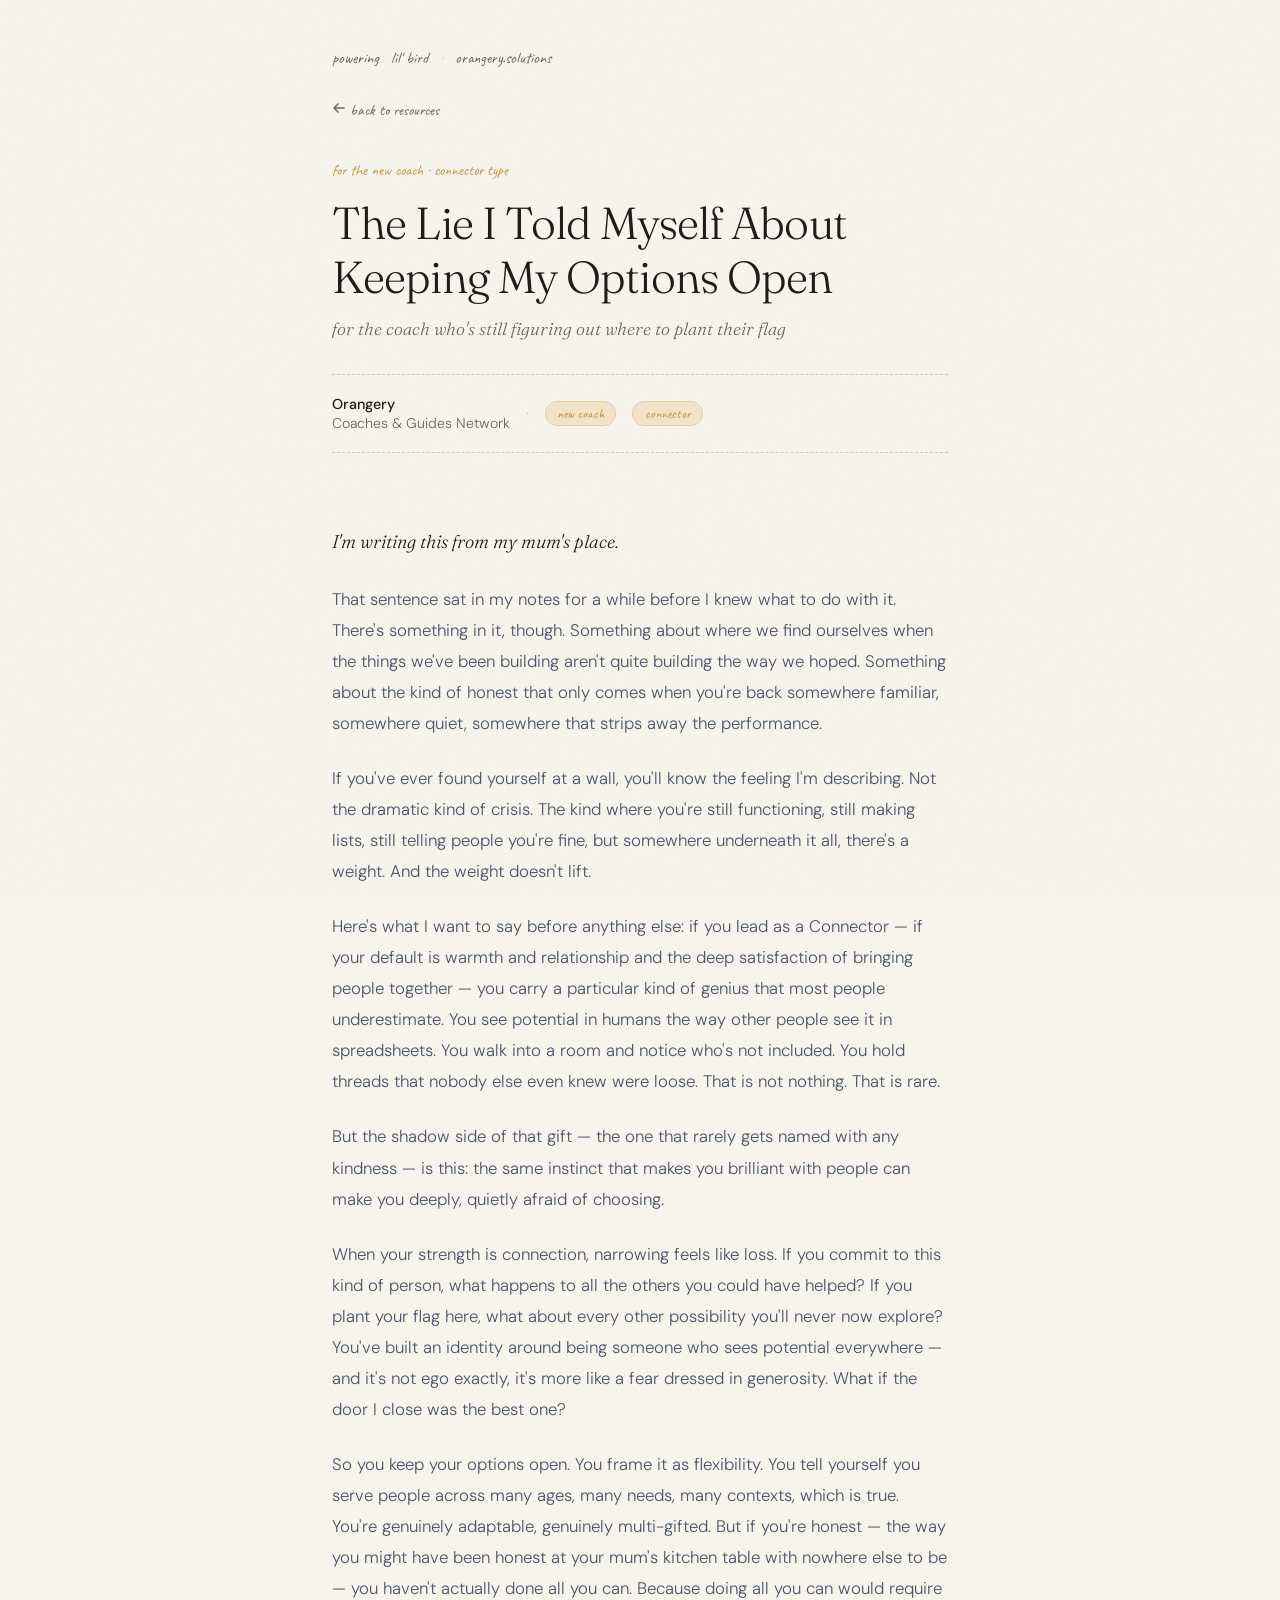
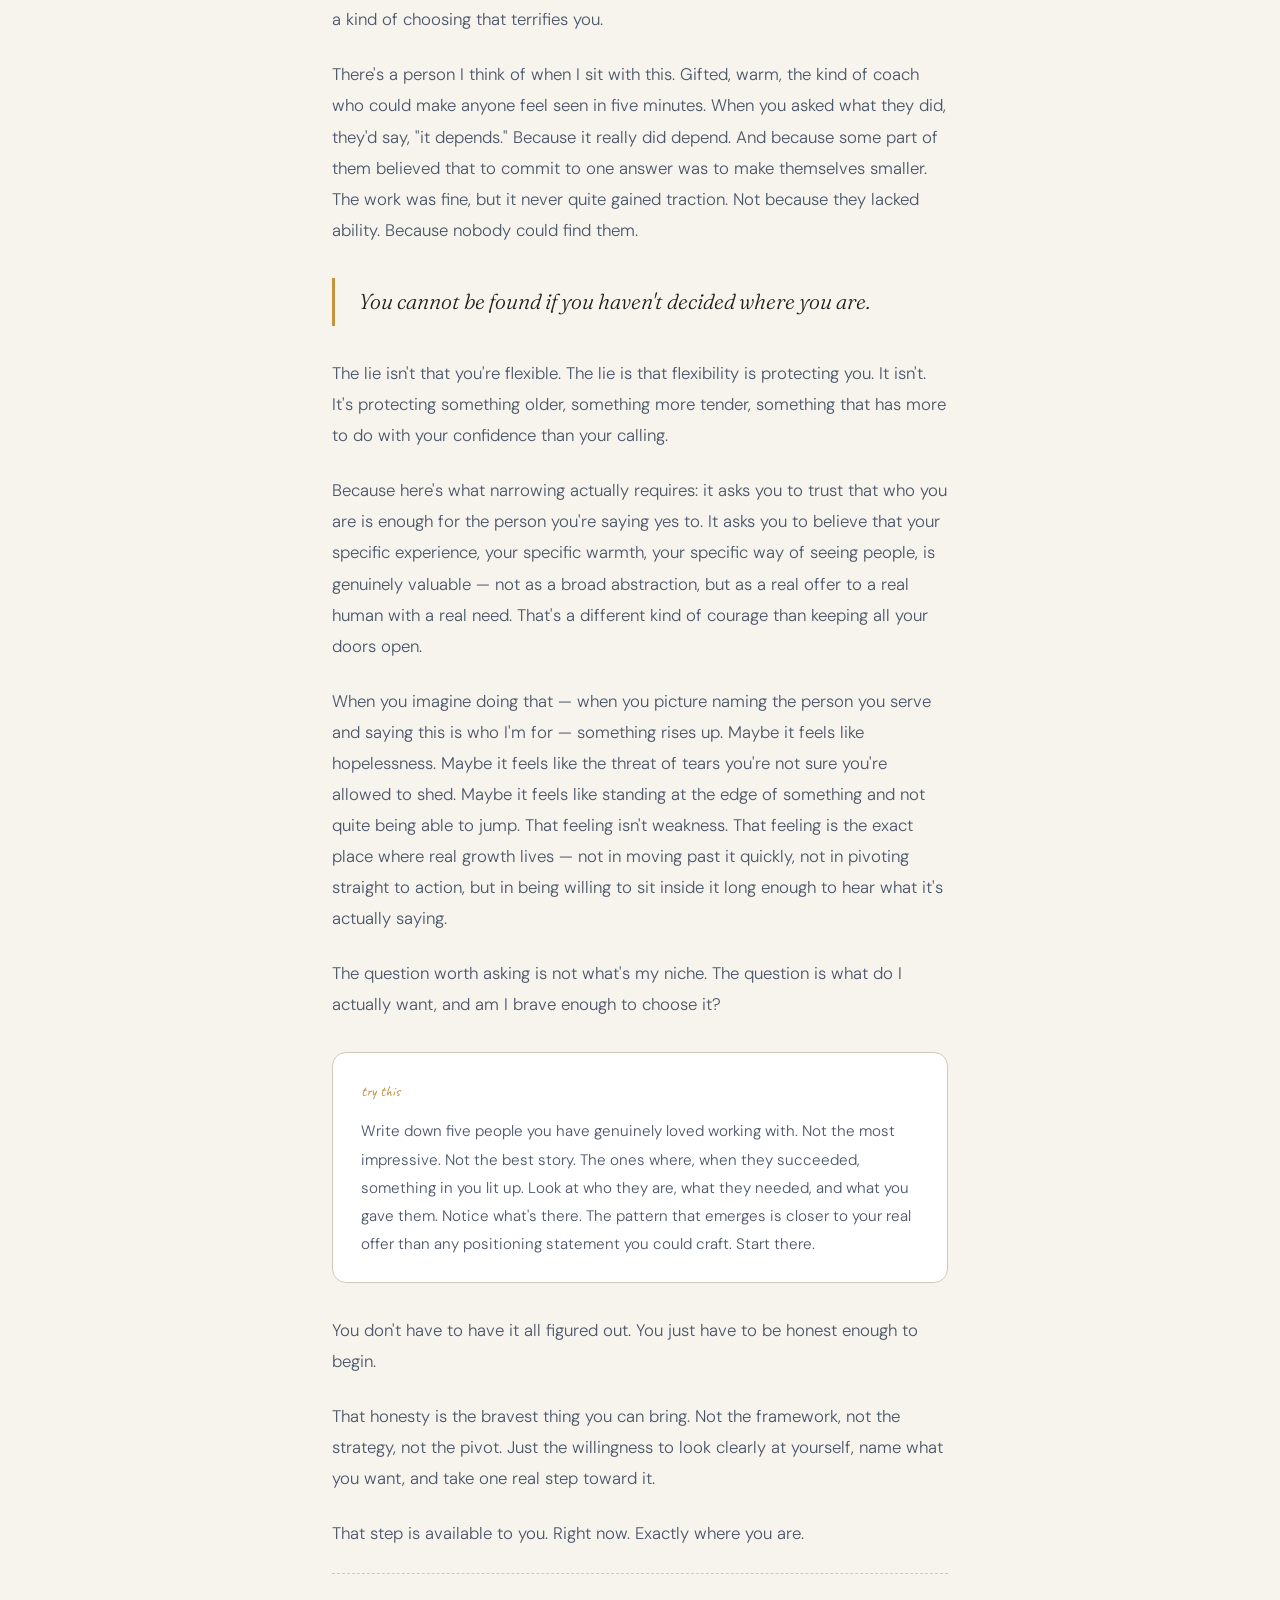
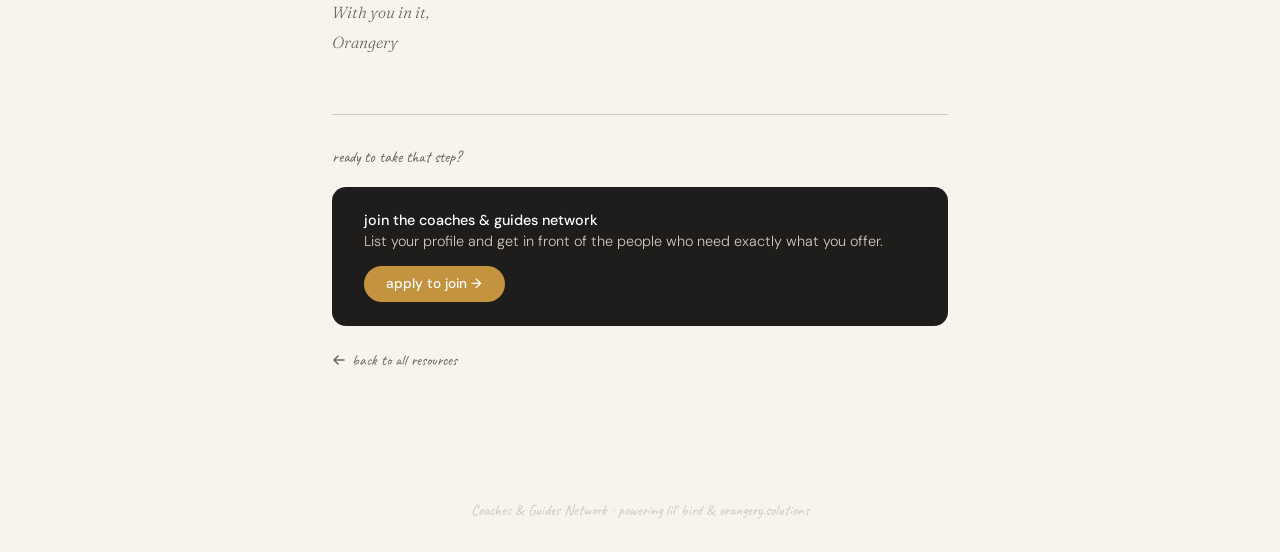
<file: article-connector-coach.html>
<!DOCTYPE html>
<html lang="en">
<head>
<meta charset="UTF-8">
<meta name="viewport" content="width=device-width, initial-scale=1.0">
<title>The Lie I Told Myself About Keeping My Options Open — Coaches & Guides</title>
<link href="https://fonts.googleapis.com/css2?family=Fraunces:ital,wght@0,300;0,400;1,300;1,400;1,500&family=DM+Sans:wght@300;400;500&family=Caveat:wght@400;500&display=swap" rel="stylesheet">
<style>
  :root {
    --ink: #1e1d1b; --paper: #f7f4ee; --warm-mid: #e8e3d8;
    --warm-border: #cfc9ba; --gold: #c4933f; --gold-light: #f0e3c8;
    --ember: #c96b42; --slate: #4a5568; --ink-muted: #6b6560;
  }
  * { box-sizing: border-box; margin: 0; padding: 0; }
  body { font-family: 'DM Sans', sans-serif; background: var(--paper); color: var(--ink); min-height: 100vh; }
  body::before { content: ''; position: fixed; inset: 0; background-image: url("data:image/svg+xml,%3Csvg viewBox='0 0 256 256' xmlns='http://www.w3.org/2000/svg'%3E%3Cfilter id='noise'%3E%3CfeTurbulence type='fractalNoise' baseFrequency='0.9' numOctaves='4' stitchTiles='stitch'/%3E%3C/filter%3E%3Crect width='100%25' height='100%25' filter='url(%23noise)' opacity='0.04'/%3E%3C/svg%3E"); pointer-events: none; z-index: 0; opacity: 0.6; }

  .wrapper { position: relative; z-index: 1; max-width: 680px; margin: 0 auto; padding: 0 2rem 6rem; }

  header { padding: 3rem 0 2rem; }
  .brand-row { font-family: 'Caveat', cursive; font-size: 1rem; color: var(--ink-muted); margin-bottom: 2rem; display: flex; align-items: center; gap: 0.75rem; }
  .brand-link { color: var(--ink-muted); text-decoration: none; transition: color 0.2s; }
  .brand-link:hover { color: var(--gold); }
  .brand-sep { color: var(--warm-border); }

  .back-link {
    font-family: 'Caveat', cursive;
    font-size: 0.95rem;
    color: var(--ink-muted);
    text-decoration: none;
    display: inline-flex;
    align-items: center;
    gap: 0.4rem;
    transition: color 0.2s;
    margin-bottom: 2.5rem;
    display: block;
  }
  .back-link:hover { color: var(--gold); }

  .article-tag {
    font-family: 'Caveat', cursive;
    font-size: 0.95rem;
    color: var(--gold);
    margin-bottom: 1rem;
    display: block;
  }

  .article-title {
    font-family: 'Fraunces', serif;
    font-size: clamp(1.8rem, 5vw, 2.8rem);
    font-weight: 300;
    color: var(--ink);
    line-height: 1.2;
    letter-spacing: -0.02em;
    margin-bottom: 0.75rem;
  }

  .article-subtitle {
    font-family: 'Fraunces', serif;
    font-size: 1.1rem;
    font-style: italic;
    font-weight: 300;
    color: var(--ink-muted);
    margin-bottom: 2rem;
    line-height: 1.5;
  }

  .article-meta {
    display: flex;
    align-items: center;
    gap: 1rem;
    padding: 1.25rem 0;
    border-top: 1px dashed var(--warm-border);
    border-bottom: 1px dashed var(--warm-border);
    margin-bottom: 2.5rem;
  }

  .meta-author {
    font-size: 0.88rem;
    color: var(--ink-muted);
    font-weight: 300;
  }

  .meta-author strong {
    display: block;
    color: var(--ink);
    font-weight: 500;
    font-size: 0.9rem;
    margin-bottom: 0.1rem;
  }

  .meta-dot { color: var(--warm-border); }

  .meta-tag {
    font-family: 'Caveat', cursive;
    font-size: 0.85rem;
    padding: 0.2rem 0.7rem;
    border-radius: 12px;
    background: var(--gold-light);
    color: var(--gold);
    border: 1px solid #e8ccaa;
  }

  /* Article body */
  .article-body { font-size: 1.05rem; line-height: 1.85; color: var(--slate); font-weight: 300; }

  .article-body p { margin-bottom: 1.5rem; }

  .article-body p:first-child {
    font-family: 'Fraunces', serif;
    font-size: 1.15rem;
    font-style: italic;
    color: var(--ink);
    font-weight: 300;
  }

  .article-body .pullquote {
    font-family: 'Fraunces', serif;
    font-style: italic;
    font-weight: 300;
    font-size: 1.35rem;
    color: var(--ink);
    line-height: 1.5;
    border-left: 3px solid var(--gold);
    padding: 0.5rem 0 0.5rem 1.5rem;
    margin: 2rem 0;
  }

  .article-body .invite {
    background: white;
    border: 1px solid var(--warm-border);
    border-radius: 14px;
    padding: 1.5rem 1.75rem;
    margin: 2rem 0;
  }

  .article-body .invite-label {
    font-family: 'Caveat', cursive;
    font-size: 0.95rem;
    color: var(--gold);
    margin-bottom: 0.75rem;
    display: block;
  }

  .article-body .invite p {
    margin-bottom: 0;
    font-size: 0.95rem;
  }

  .article-sign-off {
    border-top: 1px dashed var(--warm-border);
    padding-top: 1.5rem;
    margin-top: 1rem;
    font-family: 'Fraunces', serif;
    font-style: italic;
    font-weight: 300;
    color: var(--ink-muted);
    font-size: 1rem;
  }

  /* Related / CTA */
  .article-footer {
    margin-top: 3.5rem;
    padding-top: 2rem;
    border-top: 1px solid var(--warm-border);
  }

  .article-footer-label {
    font-family: 'Caveat', cursive;
    font-size: 1rem;
    color: var(--ink-muted);
    margin-bottom: 1.25rem;
    display: block;
  }

  .cta-bar {
    background: var(--ink);
    border-radius: 14px;
    padding: 1.5rem 2rem;
    display: flex;
    align-items: center;
    justify-content: space-between;
    gap: 1rem;
    flex-wrap: wrap;
  }

  .cta-bar p { font-size: 0.9rem; color: var(--warm-border); font-weight: 300; }
  .cta-bar p strong { display: block; color: white; font-weight: 500; margin-bottom: 0.2rem; }

  .cta-btn {
    background: var(--gold);
    color: white;
    text-decoration: none;
    font-family: 'DM Sans', sans-serif;
    font-size: 0.85rem;
    font-weight: 500;
    padding: 0.6rem 1.4rem;
    border-radius: 30px;
    white-space: nowrap;
    transition: all 0.2s;
    flex-shrink: 0;
  }
  .cta-btn:hover { background: var(--ember); }

  .back-to-resources {
    display: inline-flex;
    align-items: center;
    gap: 0.4rem;
    font-family: 'Caveat', cursive;
    font-size: 0.95rem;
    color: var(--ink-muted);
    text-decoration: none;
    margin-top: 1.5rem;
    transition: color 0.2s;
  }
  .back-to-resources:hover { color: var(--gold); }

  footer { text-align: center; padding: 2rem; font-family: 'Caveat', cursive; font-size: 0.95rem; color: var(--warm-border); position: relative; z-index: 1; }

  @media (max-width: 560px) { .wrapper { padding: 0 1rem 4rem; } .article-title { font-size: 1.8rem; } }
</style>
</head>
<body>
<div class="wrapper">
  <header>
    <div class="brand-row">
      powering <a href="https://lilbird.life" class="brand-link">lil' bird</a> <span class="brand-sep">·</span> <a href="https://orangery.solutions" class="brand-link">orangery.solutions</a>
    </div>
    <a href="resources.html" class="back-link">
      <svg width="14" height="14" viewBox="0 0 14 14" fill="none"><path d="M12 7H2M6 3L2 7l4 4" stroke="currentColor" stroke-width="1.5" stroke-linecap="round" stroke-linejoin="round"/></svg>
      back to resources
    </a>

    <span class="article-tag">for the new coach · connector type</span>
    <h1 class="article-title">The Lie I Told Myself About Keeping My Options Open</h1>
    <p class="article-subtitle">for the coach who's still figuring out where to plant their flag</p>

    <div class="article-meta">
      <div class="meta-author">
        <strong>Orangery</strong>
        Coaches & Guides Network
      </div>
      <span class="meta-dot">·</span>
      <span class="meta-tag">new coach</span>
      <span class="meta-tag">connector</span>
    </div>
  </header>

  <div class="article-body">
    <p>I'm writing this from my mum's place.</p>

    <p>That sentence sat in my notes for a while before I knew what to do with it. There's something in it, though. Something about where we find ourselves when the things we've been building aren't quite building the way we hoped. Something about the kind of honest that only comes when you're back somewhere familiar, somewhere quiet, somewhere that strips away the performance.</p>

    <p>If you've ever found yourself at a wall, you'll know the feeling I'm describing. Not the dramatic kind of crisis. The kind where you're still functioning, still making lists, still telling people you're fine, but somewhere underneath it all, there's a weight. And the weight doesn't lift.</p>

    <p>Here's what I want to say before anything else: if you lead as a Connector — if your default is warmth and relationship and the deep satisfaction of bringing people together — you carry a particular kind of genius that most people underestimate. You see potential in humans the way other people see it in spreadsheets. You walk into a room and notice who's not included. You hold threads that nobody else even knew were loose. That is not nothing. That is rare.</p>

    <p>But the shadow side of that gift — the one that rarely gets named with any kindness — is this: the same instinct that makes you brilliant with people can make you deeply, quietly afraid of choosing.</p>

    <p>When your strength is connection, narrowing feels like loss. If you commit to this kind of person, what happens to all the others you could have helped? If you plant your flag here, what about every other possibility you'll never now explore? You've built an identity around being someone who sees potential everywhere — and it's not ego exactly, it's more like a fear dressed in generosity. What if the door I close was the best one?</p>

    <p>So you keep your options open. You frame it as flexibility. You tell yourself you serve people across many ages, many needs, many contexts, which is true. You're genuinely adaptable, genuinely multi-gifted. But if you're honest — the way you might have been honest at your mum's kitchen table with nowhere else to be — you haven't actually done all you can. Because doing all you can would require a kind of choosing that terrifies you.</p>

    <p>There's a person I think of when I sit with this. Gifted, warm, the kind of coach who could make anyone feel seen in five minutes. When you asked what they did, they'd say, "it depends." Because it really did depend. And because some part of them believed that to commit to one answer was to make themselves smaller. The work was fine, but it never quite gained traction. Not because they lacked ability. Because nobody could find them.</p>

    <div class="pullquote">You cannot be found if you haven't decided where you are.</div>

    <p>The lie isn't that you're flexible. The lie is that flexibility is protecting you. It isn't. It's protecting something older, something more tender, something that has more to do with your confidence than your calling.</p>

    <p>Because here's what narrowing actually requires: it asks you to trust that who you are is enough for the person you're saying yes to. It asks you to believe that your specific experience, your specific warmth, your specific way of seeing people, is genuinely valuable — not as a broad abstraction, but as a real offer to a real human with a real need. That's a different kind of courage than keeping all your doors open.</p>

    <p>When you imagine doing that — when you picture naming the person you serve and saying this is who I'm for — something rises up. Maybe it feels like hopelessness. Maybe it feels like the threat of tears you're not sure you're allowed to shed. Maybe it feels like standing at the edge of something and not quite being able to jump. That feeling isn't weakness. That feeling is the exact place where real growth lives — not in moving past it quickly, not in pivoting straight to action, but in being willing to sit inside it long enough to hear what it's actually saying.</p>

    <p>The question worth asking is not what's my niche. The question is what do I actually want, and am I brave enough to choose it?</p>

    <div class="invite">
      <span class="invite-label">try this</span>
      <p>Write down five people you have genuinely loved working with. Not the most impressive. Not the best story. The ones where, when they succeeded, something in you lit up. Look at who they are, what they needed, and what you gave them. Notice what's there. The pattern that emerges is closer to your real offer than any positioning statement you could craft. Start there.</p>
    </div>

    <p>You don't have to have it all figured out. You just have to be honest enough to begin.</p>

    <p>That honesty is the bravest thing you can bring. Not the framework, not the strategy, not the pivot. Just the willingness to look clearly at yourself, name what you want, and take one real step toward it.</p>

    <p>That step is available to you. Right now. Exactly where you are.</p>

    <div class="article-sign-off">With you in it,<br>Orangery</div>
  </div>

  <div class="article-footer">
    <span class="article-footer-label">ready to take that step?</span>
    <div class="cta-bar">
      <p><strong>join the coaches & guides network</strong>List your profile and get in front of the people who need exactly what you offer.</p>
      <a href="https://coachesandguides.network" class="cta-btn">apply to join →</a>
    </div>
    <a href="resources.html" class="back-to-resources">
      <svg width="14" height="14" viewBox="0 0 14 14" fill="none"><path d="M12 7H2M6 3L2 7l4 4" stroke="currentColor" stroke-width="1.5" stroke-linecap="round" stroke-linejoin="round"/></svg>
      back to all resources
    </a>
  </div>
</div>

<footer>Coaches & Guides Network · powering lil' bird & orangery.solutions</footer>
</body>
</html>
</file>
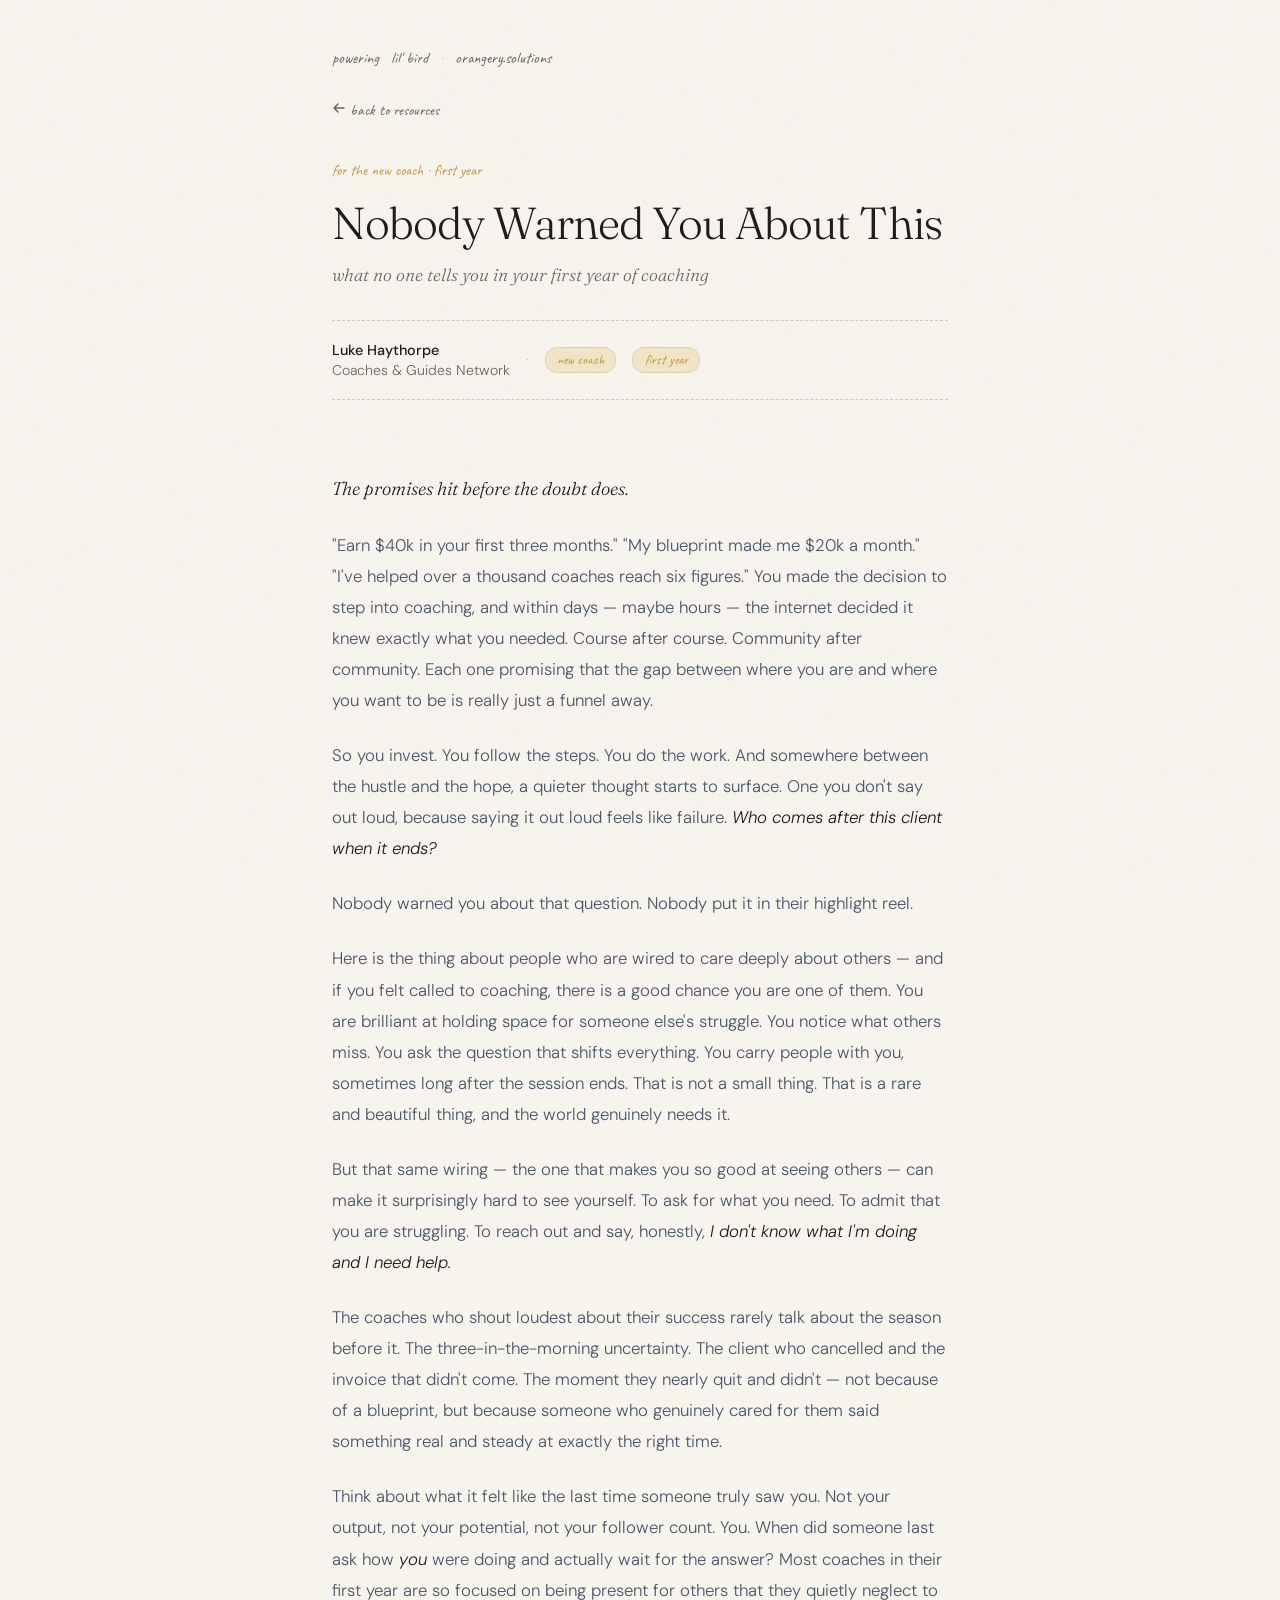
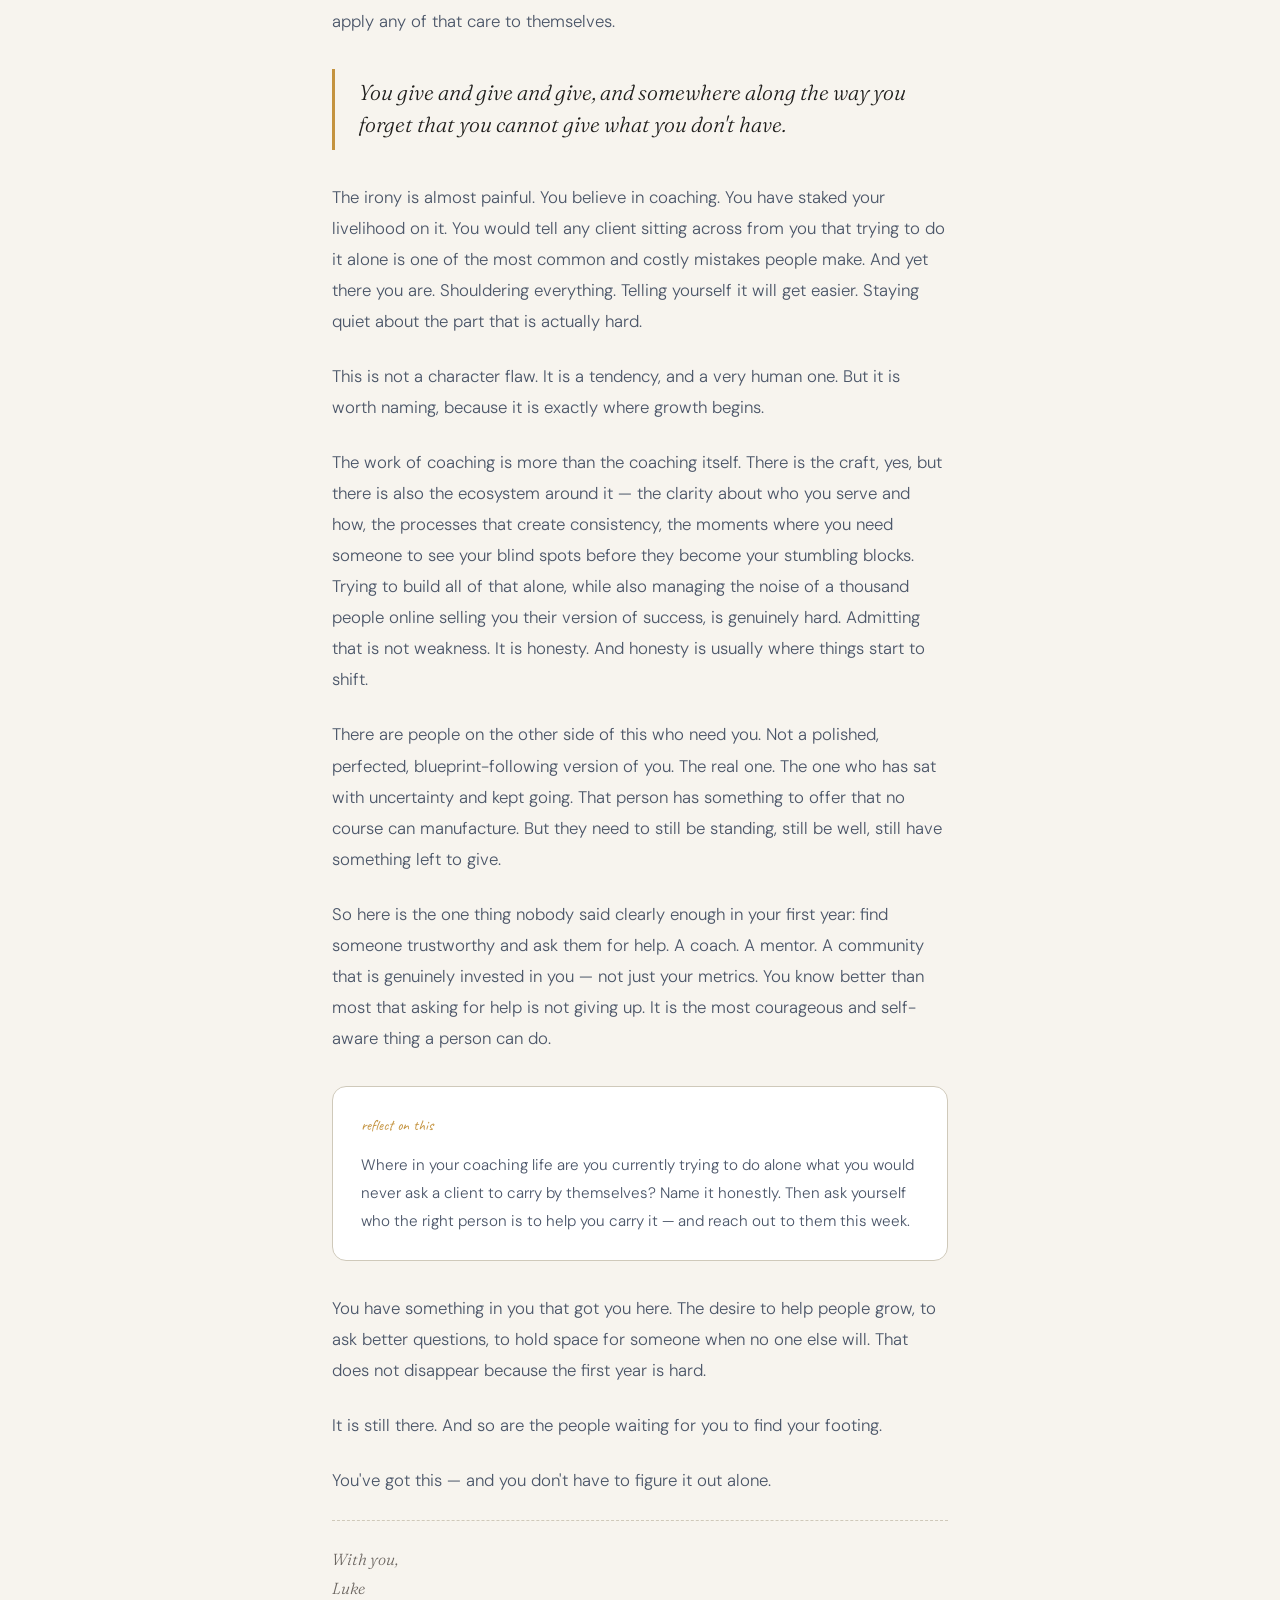
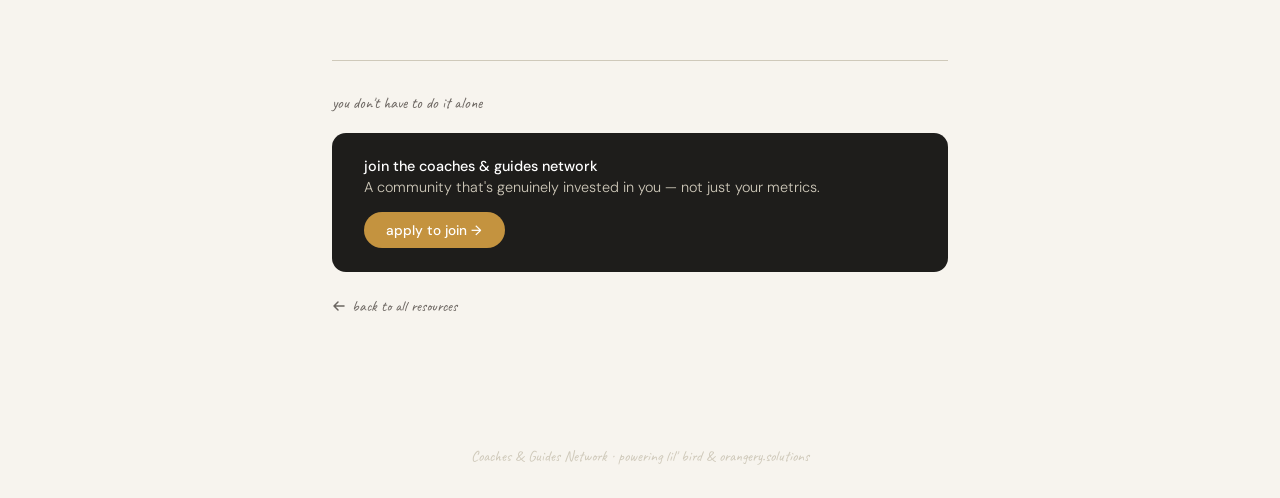
<file: article-first-year.html>
<!DOCTYPE html>
<html lang="en">
<head>
<meta charset="UTF-8">
<meta name="viewport" content="width=device-width, initial-scale=1.0">
<title>Nobody Warned You About This — Coaches & Guides</title>
<link href="https://fonts.googleapis.com/css2?family=Fraunces:ital,wght@0,300;0,400;1,300;1,400;1,500&family=DM+Sans:wght@300;400;500&family=Caveat:wght@400;500&display=swap" rel="stylesheet">
<style>
  :root {
    --ink: #1e1d1b; --paper: #f7f4ee; --warm-mid: #e8e3d8;
    --warm-border: #cfc9ba; --gold: #c4933f; --gold-light: #f0e3c8;
    --ember: #c96b42; --slate: #4a5568; --ink-muted: #6b6560;
  }
  * { box-sizing: border-box; margin: 0; padding: 0; }
  body { font-family: 'DM Sans', sans-serif; background: var(--paper); color: var(--ink); min-height: 100vh; }
  body::before { content: ''; position: fixed; inset: 0; background-image: url("data:image/svg+xml,%3Csvg viewBox='0 0 256 256' xmlns='http://www.w3.org/2000/svg'%3E%3Cfilter id='noise'%3E%3CfeTurbulence type='fractalNoise' baseFrequency='0.9' numOctaves='4' stitchTiles='stitch'/%3E%3C/filter%3E%3Crect width='100%25' height='100%25' filter='url(%23noise)' opacity='0.04'/%3E%3C/svg%3E"); pointer-events: none; z-index: 0; opacity: 0.6; }

  .wrapper { position: relative; z-index: 1; max-width: 680px; margin: 0 auto; padding: 0 2rem 6rem; }

  header { padding: 3rem 0 2rem; }
  .brand-row { font-family: 'Caveat', cursive; font-size: 1rem; color: var(--ink-muted); margin-bottom: 2rem; display: flex; align-items: center; gap: 0.75rem; }
  .brand-link { color: var(--ink-muted); text-decoration: none; transition: color 0.2s; }
  .brand-link:hover { color: var(--gold); }
  .brand-sep { color: var(--warm-border); }
  .back-link { font-family: 'Caveat', cursive; font-size: 0.95rem; color: var(--ink-muted); text-decoration: none; display: inline-flex; align-items: center; gap: 0.4rem; transition: color 0.2s; margin-bottom: 2.5rem; display: block; }
  .back-link:hover { color: var(--gold); }

  .article-tag { font-family: 'Caveat', cursive; font-size: 0.95rem; color: var(--gold); margin-bottom: 1rem; display: block; }

  .article-title { font-family: 'Fraunces', serif; font-size: clamp(1.8rem, 5vw, 2.8rem); font-weight: 300; color: var(--ink); line-height: 1.2; letter-spacing: -0.02em; margin-bottom: 0.75rem; }

  .article-subtitle { font-family: 'Fraunces', serif; font-size: 1.1rem; font-style: italic; font-weight: 300; color: var(--ink-muted); margin-bottom: 2rem; line-height: 1.5; }

  .article-meta { display: flex; align-items: center; gap: 1rem; padding: 1.25rem 0; border-top: 1px dashed var(--warm-border); border-bottom: 1px dashed var(--warm-border); margin-bottom: 2.5rem; flex-wrap: wrap; }
  .meta-author { font-size: 0.88rem; color: var(--ink-muted); font-weight: 300; }
  .meta-author strong { display: block; color: var(--ink); font-weight: 500; font-size: 0.9rem; margin-bottom: 0.1rem; }
  .meta-dot { color: var(--warm-border); }
  .meta-tag { font-family: 'Caveat', cursive; font-size: 0.85rem; padding: 0.2rem 0.7rem; border-radius: 12px; background: var(--gold-light); color: var(--gold); border: 1px solid #e8ccaa; }

  .article-body { font-size: 1.05rem; line-height: 1.85; color: var(--slate); font-weight: 300; }
  .article-body p { margin-bottom: 1.5rem; }
  .article-body p:first-child { font-family: 'Fraunces', serif; font-size: 1.15rem; font-style: italic; color: var(--ink); font-weight: 300; }
  .article-body em { font-style: italic; color: var(--ink); }

  .article-body .pullquote { font-family: 'Fraunces', serif; font-style: italic; font-weight: 300; font-size: 1.35rem; color: var(--ink); line-height: 1.5; border-left: 3px solid var(--gold); padding: 0.5rem 0 0.5rem 1.5rem; margin: 2rem 0; }

  .article-body .invite { background: white; border: 1px solid var(--warm-border); border-radius: 14px; padding: 1.5rem 1.75rem; margin: 2rem 0; }
  .article-body .invite-label { font-family: 'Caveat', cursive; font-size: 0.95rem; color: var(--gold); margin-bottom: 0.75rem; display: block; }
  .article-body .invite p { margin-bottom: 0; font-size: 0.95rem; }

  .article-sign-off { border-top: 1px dashed var(--warm-border); padding-top: 1.5rem; margin-top: 1rem; font-family: 'Fraunces', serif; font-style: italic; font-weight: 300; color: var(--ink-muted); font-size: 1rem; }

  .article-footer { margin-top: 3.5rem; padding-top: 2rem; border-top: 1px solid var(--warm-border); }
  .article-footer-label { font-family: 'Caveat', cursive; font-size: 1rem; color: var(--ink-muted); margin-bottom: 1.25rem; display: block; }

  .cta-bar { background: var(--ink); border-radius: 14px; padding: 1.5rem 2rem; display: flex; align-items: center; justify-content: space-between; gap: 1rem; flex-wrap: wrap; }
  .cta-bar p { font-size: 0.9rem; color: var(--warm-border); font-weight: 300; }
  .cta-bar p strong { display: block; color: white; font-weight: 500; margin-bottom: 0.2rem; }
  .cta-btn { background: var(--gold); color: white; text-decoration: none; font-family: 'DM Sans', sans-serif; font-size: 0.85rem; font-weight: 500; padding: 0.6rem 1.4rem; border-radius: 30px; white-space: nowrap; transition: all 0.2s; flex-shrink: 0; }
  .cta-btn:hover { background: var(--ember); }

  .back-to-resources { display: inline-flex; align-items: center; gap: 0.4rem; font-family: 'Caveat', cursive; font-size: 0.95rem; color: var(--ink-muted); text-decoration: none; margin-top: 1.5rem; transition: color 0.2s; }
  .back-to-resources:hover { color: var(--gold); }

  footer { text-align: center; padding: 2rem; font-family: 'Caveat', cursive; font-size: 0.95rem; color: var(--warm-border); position: relative; z-index: 1; }

  @media (max-width: 560px) { .wrapper { padding: 0 1rem 4rem; } .article-title { font-size: 1.8rem; } }
</style>
</head>
<body>
<div class="wrapper">
  <header>
    <div class="brand-row">
      powering <a href="https://lilbird.life" class="brand-link">lil' bird</a> <span class="brand-sep">·</span> <a href="https://orangery.solutions" class="brand-link">orangery.solutions</a>
    </div>
    <a href="resources.html" class="back-link">
      <svg width="14" height="14" viewBox="0 0 14 14" fill="none"><path d="M12 7H2M6 3L2 7l4 4" stroke="currentColor" stroke-width="1.5" stroke-linecap="round" stroke-linejoin="round"/></svg>
      back to resources
    </a>

    <span class="article-tag">for the new coach · first year</span>
    <h1 class="article-title">Nobody Warned You About This</h1>
    <p class="article-subtitle">what no one tells you in your first year of coaching</p>

    <div class="article-meta">
      <div class="meta-author">
        <strong>Luke Haythorpe</strong>
        Coaches & Guides Network
      </div>
      <span class="meta-dot">·</span>
      <span class="meta-tag">new coach</span>
      <span class="meta-tag">first year</span>
    </div>
  </header>

  <div class="article-body">

    <p>The promises hit before the doubt does.</p>

    <p>"Earn $40k in your first three months." "My blueprint made me $20k a month." "I've helped over a thousand coaches reach six figures." You made the decision to step into coaching, and within days — maybe hours — the internet decided it knew exactly what you needed. Course after course. Community after community. Each one promising that the gap between where you are and where you want to be is really just a funnel away.</p>

    <p>So you invest. You follow the steps. You do the work. And somewhere between the hustle and the hope, a quieter thought starts to surface. One you don't say out loud, because saying it out loud feels like failure. <em>Who comes after this client when it ends?</em></p>

    <p>Nobody warned you about that question. Nobody put it in their highlight reel.</p>

    <p>Here is the thing about people who are wired to care deeply about others — and if you felt called to coaching, there is a good chance you are one of them. You are brilliant at holding space for someone else's struggle. You notice what others miss. You ask the question that shifts everything. You carry people with you, sometimes long after the session ends. That is not a small thing. That is a rare and beautiful thing, and the world genuinely needs it.</p>

    <p>But that same wiring — the one that makes you so good at seeing others — can make it surprisingly hard to see yourself. To ask for what you need. To admit that you are struggling. To reach out and say, honestly, <em>I don't know what I'm doing and I need help.</em></p>

    <p>The coaches who shout loudest about their success rarely talk about the season before it. The three-in-the-morning uncertainty. The client who cancelled and the invoice that didn't come. The moment they nearly quit and didn't — not because of a blueprint, but because someone who genuinely cared for them said something real and steady at exactly the right time.</p>

    <p>Think about what it felt like the last time someone truly saw you. Not your output, not your potential, not your follower count. You. When did someone last ask how <em>you</em> were doing and actually wait for the answer? Most coaches in their first year are so focused on being present for others that they quietly neglect to apply any of that care to themselves.</p>

    <div class="pullquote">You give and give and give, and somewhere along the way you forget that you cannot give what you don't have.</div>

    <p>The irony is almost painful. You believe in coaching. You have staked your livelihood on it. You would tell any client sitting across from you that trying to do it alone is one of the most common and costly mistakes people make. And yet there you are. Shouldering everything. Telling yourself it will get easier. Staying quiet about the part that is actually hard.</p>

    <p>This is not a character flaw. It is a tendency, and a very human one. But it is worth naming, because it is exactly where growth begins.</p>

    <p>The work of coaching is more than the coaching itself. There is the craft, yes, but there is also the ecosystem around it — the clarity about who you serve and how, the processes that create consistency, the moments where you need someone to see your blind spots before they become your stumbling blocks. Trying to build all of that alone, while also managing the noise of a thousand people online selling you their version of success, is genuinely hard. Admitting that is not weakness. It is honesty. And honesty is usually where things start to shift.</p>

    <p>There are people on the other side of this who need you. Not a polished, perfected, blueprint-following version of you. The real one. The one who has sat with uncertainty and kept going. That person has something to offer that no course can manufacture. But they need to still be standing, still be well, still have something left to give.</p>

    <p>So here is the one thing nobody said clearly enough in your first year: find someone trustworthy and ask them for help. A coach. A mentor. A community that is genuinely invested in you — not just your metrics. You know better than most that asking for help is not giving up. It is the most courageous and self-aware thing a person can do.</p>

    <div class="invite">
      <span class="invite-label">reflect on this</span>
      <p>Where in your coaching life are you currently trying to do alone what you would never ask a client to carry by themselves? Name it honestly. Then ask yourself who the right person is to help you carry it — and reach out to them this week.</p>
    </div>

    <p>You have something in you that got you here. The desire to help people grow, to ask better questions, to hold space for someone when no one else will. That does not disappear because the first year is hard.</p>

    <p>It is still there. And so are the people waiting for you to find your footing.</p>

    <p>You've got this — and you don't have to figure it out alone.</p>

    <div class="article-sign-off">With you,<br>Luke</div>
  </div>

  <div class="article-footer">
    <span class="article-footer-label">you don't have to do it alone</span>
    <div class="cta-bar">
      <p><strong>join the coaches & guides network</strong>A community that's genuinely invested in you — not just your metrics.</p>
      <a href="https://coachesandguides.network" class="cta-btn">apply to join →</a>
    </div>
    <a href="resources.html" class="back-to-resources">
      <svg width="14" height="14" viewBox="0 0 14 14" fill="none"><path d="M12 7H2M6 3L2 7l4 4" stroke="currentColor" stroke-width="1.5" stroke-linecap="round" stroke-linejoin="round"/></svg>
      back to all resources
    </a>
  </div>
</div>

<footer>Coaches & Guides Network · powering lil' bird & orangery.solutions</footer>
</body>
</html>
</file>
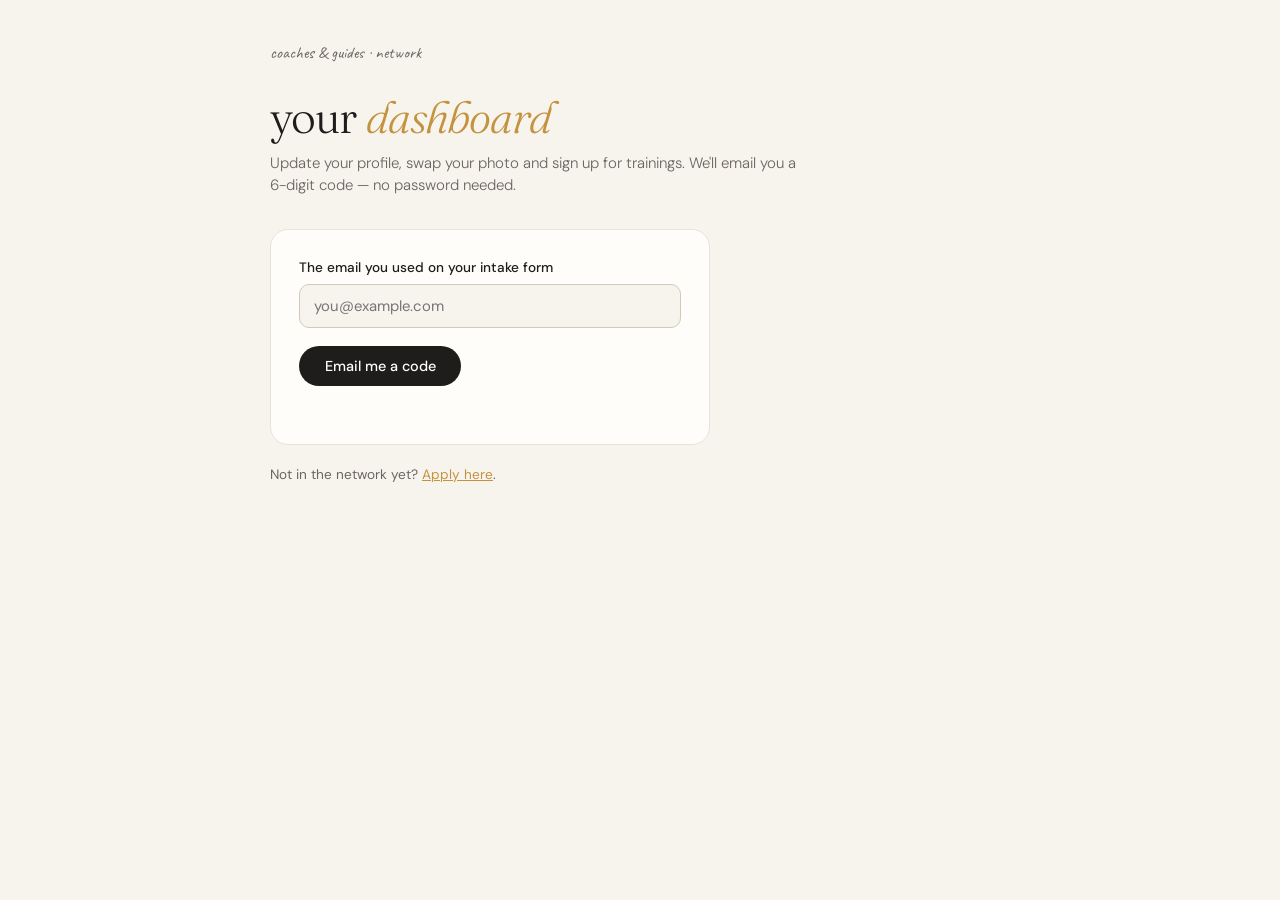
<file: dashboard.html>
<!DOCTYPE html>
<html lang="en">
<head>
<meta charset="UTF-8">
<meta name="viewport" content="width=device-width, initial-scale=1.0">
<title>your dashboard · coaches & guides network</title>
<meta name="robots" content="noindex">
<link rel="icon" type="image/png" href="[data-uri]">
  <link rel="apple-touch-icon" href="[data-uri]">
<link rel="preconnect" href="https://fonts.googleapis.com">
<link href="https://fonts.googleapis.com/css2?family=Fraunces:ital,wght@0,300;0,400;0,500;1,300;1,400&family=DM+Sans:wght@300;400;500&family=Caveat:wght@400;500&display=swap" rel="stylesheet">
<style>
  :root {
    --ink: #1e1d1b; --paper: #f7f4ee; --warm-mid: #e8e3d8; --warm-border: #cfc9ba;
    --gold: #c4933f; --gold-light: #f0e3c8; --ember: #c96b42; --slate: #4a5568;
    --ink-muted: #6b6560; --tag-bg: #f0ece3; --tag-border: #d4ccba;
    --success: #3a7a45; --success-bg: #edf5ee; --card: #fffdf9;
  }
  * { box-sizing: border-box; margin: 0; padding: 0; }
  body { font-family: 'DM Sans', sans-serif; background: var(--paper); color: var(--ink); min-height: 100vh; font-size: 15px; line-height: 1.5; }
  a { color: var(--gold); }
  .wrap { max-width: 780px; margin: 0 auto; padding: 2.5rem 1.25rem 7rem; }
  .brand-row { font-family: 'Caveat', cursive; font-size: 1.05rem; color: var(--ink-muted); margin-bottom: 1.6rem; }
  .brand-row a { color: inherit; text-decoration: none; }
  h1 { font-family: 'Fraunces', serif; font-weight: 300; font-size: clamp(2rem, 5vw, 2.8rem); letter-spacing: -0.02em; line-height: 1.15; }
  h1 em { font-style: italic; color: var(--gold); }
  .lede { color: var(--ink-muted); font-weight: 300; margin: 0.6rem 0 2rem; max-width: 34rem; }

  .card { background: var(--card); border: 1px solid var(--warm-mid); border-radius: 18px; padding: 1.75rem; margin-bottom: 1.25rem; }
  .card h2 { font-family: 'Fraunces', serif; font-weight: 400; font-size: 1.3rem; margin-bottom: 0.2rem; }
  .card .sub { color: var(--ink-muted); font-size: 0.88rem; font-weight: 300; margin-bottom: 1.25rem; }

  .field { margin-bottom: 1.1rem; }
  .field label { display: block; font-size: 0.85rem; font-weight: 500; margin-bottom: 0.35rem; }
  .hint { color: var(--ink-muted); font-weight: 300; }
  input[type=text], input[type=email], input[type=url], select, textarea {
    width: 100%; padding: 0.7rem 0.9rem; border: 1.5px solid var(--warm-border); border-radius: 10px;
    background: var(--paper); font-family: 'DM Sans', sans-serif; font-size: 0.93rem; color: var(--ink); transition: border-color .15s;
  }
  input:focus, select:focus, textarea:focus { outline: none; border-color: var(--gold); background: #fff; }
  textarea { min-height: 110px; resize: vertical; line-height: 1.55; }
  .row { display: grid; grid-template-columns: 1fr 1fr; gap: 0 1rem; }
  @media (max-width: 600px) { .row { grid-template-columns: 1fr; } .card { padding: 1.25rem; } }
  .count { text-align: right; font-size: 0.75rem; color: var(--ink-muted); margin-top: 0.2rem; }
  .count.over { color: var(--ember); }
  .group-label { font-family: 'Caveat', cursive; font-size: 1rem; color: var(--ink-muted); display: block; margin: 0.9rem 0 0.4rem; }

  .chips { display: flex; flex-wrap: wrap; gap: 0.4rem; }
  .chip { font-size: 0.82rem; padding: 0.32rem 0.8rem; border-radius: 20px; border: 1.5px solid var(--tag-border); background: var(--tag-bg); cursor: pointer; user-select: none; transition: all .15s; }
  .chip:hover { border-color: var(--gold); }
  .chip.on { background: var(--ink); color: #fff; border-color: var(--ink); }
  .chip.avail.on { background: var(--gold); border-color: var(--gold); }

  .btn { font-family: 'DM Sans', sans-serif; font-size: 0.9rem; font-weight: 500; border: none; border-radius: 30px; padding: 0.7rem 1.6rem; cursor: pointer; transition: all .15s; display: inline-flex; align-items: center; gap: .45rem; }
  .btn-dark { background: var(--ink); color: #fff; } .btn-dark:hover { background: #3a3835; }
  .btn-gold { background: var(--gold); color: #fff; } .btn-gold:hover { filter: brightness(1.05); }
  .btn-ghost { background: none; color: var(--ink-muted); border: 1.5px solid var(--warm-border); }
  .btn-ghost:hover { border-color: var(--ink); color: var(--ink); }
  .btn:disabled { opacity: .55; cursor: default; }
  .link-btn { background: none; border: none; font-family: 'Caveat', cursive; font-size: 1.05rem; color: var(--ink-muted); cursor: pointer; }
  .link-btn:hover { color: var(--ink); }

  /* sign in */
  .signin { max-width: 440px; }
  .code-input { font-size: 1.6rem !important; letter-spacing: 0.5em; text-align: center; font-family: 'Fraunces', serif !important; }
  .msg { font-size: 0.86rem; margin-top: 0.8rem; min-height: 1.2em; }
  .msg.err { color: var(--ember); } .msg.ok { color: var(--success); }

  /* top bar */
  .topbar { display: flex; align-items: center; justify-content: space-between; gap: 1rem; margin-bottom: 1.6rem; flex-wrap: wrap; }
  .who { display: flex; align-items: center; gap: 0.9rem; }
  .avatar { width: 56px; height: 56px; border-radius: 50%; object-fit: cover; object-position: top; background: var(--gold-light); display: flex; align-items: center; justify-content: center; font-family: 'Fraunces', serif; color: var(--gold); font-size: 1.2rem; border: 2px solid var(--gold-light); flex-shrink: 0; }
  .who h1 { font-size: 1.8rem; }
  .pill { display: inline-block; font-size: 0.74rem; font-weight: 500; padding: 0.18rem 0.65rem; border-radius: 12px; margin-top: 0.15rem; }
  .pill.live { background: var(--success-bg); color: var(--success); }
  .pill.review { background: var(--gold-light); color: #8a6420; }
  .tabs { display: flex; gap: 0.3rem; background: var(--warm-mid); padding: 0.25rem; border-radius: 30px; margin-bottom: 1.5rem; width: fit-content; }
  .tab { border: none; background: none; padding: 0.5rem 1.2rem; border-radius: 30px; font-family: 'DM Sans', sans-serif; font-size: 0.88rem; cursor: pointer; color: var(--ink-muted); }
  .tab.on { background: var(--card); color: var(--ink); font-weight: 500; box-shadow: 0 1px 3px rgba(0,0,0,.06); }
  .banner { border-radius: 14px; padding: 0.9rem 1.1rem; font-size: 0.88rem; margin-bottom: 1.25rem; }
  .banner.review { background: var(--gold-light); color: #6d4f19; }
  .banner.live { background: var(--success-bg); color: var(--success); }

  /* photo */
  .photo-row { display: flex; align-items: center; gap: 1.4rem; flex-wrap: wrap; }
  .photo-big { width: 128px; height: 128px; border-radius: 16px; object-fit: cover; object-position: top; background: var(--gold-light); display: flex; align-items: center; justify-content: center; font-family: 'Fraunces', serif; font-size: 2.2rem; color: var(--gold); border: 1px solid var(--warm-mid); }
  .photo-row p { font-size: 0.85rem; color: var(--ink-muted); font-weight: 300; margin-top: 0.5rem; max-width: 22rem; }
  .pending-photo { font-size: .8rem; color: var(--gold); margin-top: .35rem; }

  /* save bar */
  .savebar { position: fixed; left: 0; right: 0; bottom: 0; background: rgba(30,29,27,.96); color: #fff; padding: 0.85rem 1.25rem; display: flex; justify-content: center; transform: translateY(110%); transition: transform .25s; z-index: 30; }
  .savebar.show { transform: none; }
  .savebar-inner { max-width: 780px; width: 100%; display: flex; align-items: center; justify-content: space-between; gap: 1rem; }
  .savebar span { font-size: 0.88rem; opacity: .85; }
  .savebar .btn-ghost { color: #ddd; border-color: #555; }

  /* trainings */
  .tr { display: flex; gap: 1.1rem; padding: 1.3rem 0; border-top: 1px solid var(--warm-mid); }
  .tr:first-child { border-top: none; padding-top: 0.2rem; }
  .datebox { width: 62px; flex-shrink: 0; text-align: center; background: var(--gold-light); border-radius: 12px; padding: 0.5rem 0.2rem; height: fit-content; }
  .datebox .m { font-size: 0.72rem; text-transform: uppercase; letter-spacing: .08em; color: #8a6420; }
  .datebox .d { font-family: 'Fraunces', serif; font-size: 1.6rem; line-height: 1.1; }
  .tr h3 { font-family: 'Fraunces', serif; font-weight: 400; font-size: 1.15rem; }
  .tr .meta { font-size: 0.83rem; color: var(--ink-muted); margin: 0.15rem 0 0.5rem; }
  .tr .desc { font-size: 0.9rem; font-weight: 300; white-space: pre-line; margin-bottom: 0.7rem; }
  .tr .where { font-size: 0.86rem; background: var(--success-bg); border-radius: 10px; padding: 0.55rem 0.8rem; margin-bottom: 0.7rem; word-break: break-word; }
  .tr .actions { display: flex; align-items: center; gap: 0.8rem; flex-wrap: wrap; }
  .tr .spots { font-size: 0.8rem; color: var(--ink-muted); }
  .reg-badge { font-size: 0.82rem; color: var(--success); font-weight: 500; }
  .empty { text-align: center; color: var(--ink-muted); padding: 2rem 1rem; font-weight: 300; }
  .empty .big { font-family: 'Caveat', cursive; font-size: 1.5rem; color: var(--ink); margin-bottom: .3rem; }

  /* cropper modal */
  .modal-bg { position: fixed; inset: 0; background: rgba(30,29,27,.55); display: none; align-items: center; justify-content: center; z-index: 50; padding: 1rem; }
  .modal-bg.show { display: flex; }
  .modal { background: var(--card); border-radius: 20px; padding: 1.5rem; width: 100%; max-width: 380px; text-align: center; }
  .modal h3 { font-family: 'Fraunces', serif; font-weight: 400; font-size: 1.25rem; margin-bottom: 0.2rem; }
  .modal p { font-size: 0.84rem; color: var(--ink-muted); margin-bottom: 1rem; }
  .crop-view { width: 300px; height: 300px; max-width: 100%; margin: 0 auto; border-radius: 14px; overflow: hidden; touch-action: none; cursor: grab; background: var(--warm-mid); position: relative; }
  .crop-view canvas { display: block; width: 100%; height: 100%; }
  .crop-view:active { cursor: grabbing; }
  .zoom { width: 100%; margin: 1rem 0; accent-color: var(--gold); }
  .modal .btns { display: flex; justify-content: center; gap: 0.6rem; }

  .toast { position: fixed; top: 1.2rem; left: 50%; transform: translate(-50%, -200%); opacity: 0; background: var(--ink); color: #fff; padding: 0.7rem 1.3rem; border-radius: 30px; font-size: 0.88rem; transition: transform .25s; z-index: 60; max-width: 90vw; text-align: center; }
  .toast.show { transform: translate(-50%, 0); opacity: 1; }
  .toast.err { background: var(--ember); }
  .loading { text-align: center; padding: 4rem 1rem; font-family: 'Caveat', cursive; font-size: 1.4rem; color: var(--ink-muted); }
  .hidden { display: none !important; }
</style>
</head>
<body>
<div class="wrap">
  <div class="brand-row"><a href="https://coachesandguides.network">coaches & guides · network</a></div>

  <!-- ── SIGN IN ── -->
  <section id="signinView" class="hidden">
    <h1>your <em>dashboard</em></h1>
    <p class="lede">Update your profile, swap your photo and sign up for trainings. We'll email you a 6-digit code — no password needed.</p>
    <div class="card signin">
      <div id="stepEmail">
        <div class="field">
          <label for="email">The email you used on your intake form</label>
          <input type="email" id="email" placeholder="you@example.com" autocomplete="email">
        </div>
        <button class="btn btn-dark" id="sendCodeBtn">Email me a code</button>
      </div>
      <div id="stepCode" class="hidden">
        <div class="field">
          <label for="code">Enter the code we sent to <span id="sentTo"></span></label>
          <input type="text" id="code" class="code-input" inputmode="numeric" maxlength="6" autocomplete="one-time-code" placeholder="······">
        </div>
        <button class="btn btn-dark" id="verifyBtn">Sign in</button>
        <button class="link-btn" id="changeEmail" style="margin-left:.6rem">use a different email</button>
      </div>
      <p class="msg" id="signinMsg"></p>
    </div>
    <p style="font-size:.85rem;color:var(--ink-muted);margin-top:1rem">Not in the network yet? <a href="https://coachesandguides.network">Apply here</a>.</p>
  </section>

  <div id="loadingView" class="loading">just a moment…</div>

  <!-- ── NO PROFILE ── -->
  <section id="noProfileView" class="hidden">
    <h1>hmm, no <em>profile</em> yet</h1>
    <p class="lede">We couldn't find a coach profile for <b id="npEmail"></b>. If you applied with a different email, sign out and try that one — or <a href="https://coachesandguides.network">fill in the intake form</a>.</p>
    <button class="btn btn-ghost" data-signout>Sign out</button>
  </section>

  <!-- ── APP ── -->
  <section id="appView" class="hidden">
    <div class="topbar">
      <div class="who">
        <div id="topAvatar" class="avatar"></div>
        <div>
          <h1>hi, <em id="hiName"></em></h1>
          <span id="statusPill" class="pill"></span>
        </div>
      </div>
      <div>
        <a id="adminLink" class="link-btn hidden" href="admin" style="text-decoration:none;margin-right:.6rem">admin →</a>
        <button class="link-btn" data-signout>sign out</button>
      </div>
    </div>

    <div class="tabs">
      <button class="tab on" data-tab="profile">your profile</button>
      <button class="tab" data-tab="trainings">trainings <span id="trCount"></span></button>
    </div>

    <!-- PROFILE TAB -->
    <div id="tab-profile">
      <div id="statusBanner" class="banner"></div>

      <div class="card">
        <h2>Photo</h2>
        <p class="sub">This is the first thing people see on your card.</p>
        <div class="photo-row">
          <div id="photoBig" class="photo-big"></div>
          <div>
            <label class="btn btn-ghost" for="photoFile" style="cursor:pointer">Change photo</label>
            <input type="file" id="photoFile" accept="image/*" class="hidden">
            <p>You'll be able to drag and zoom so your face sits nicely in the square. Any size photo works.</p>
            <div id="pendingPhoto" class="pending-photo hidden">new photo ready — save to publish</div>
          </div>
        </div>
      </div>

      <div class="card">
        <h2>The basics</h2>
        <p class="sub">Who you are and where you're based.</p>
        <div class="row">
          <div class="field"><label>First name</label><input type="text" data-f="firstName"></div>
          <div class="field"><label>Last name</label><input type="text" data-f="lastName"></div>
        </div>
        <div class="field"><label>Your title / role <span class="hint">— how you'd describe yourself in a line</span></label><input type="text" data-f="title"></div>
        <div class="row">
          <div class="field"><label>Location</label><input type="text" data-f="location" placeholder="e.g. Austin, TX"></div>
          <div class="field"><label>Time zone</label><select data-f="timezone"></select></div>
        </div>
        <div class="field"><label>Languages spoken</label><input type="text" data-f="languages"></div>
      </div>

      <div class="card">
        <h2>How you work</h2>
        <p class="sub">This is how people find you — pick everything that applies.</p>
        <span class="group-label">speciality</span>
        <div class="chips" data-tags="modality" data-group="speciality"></div>
        <span class="group-label">format</span>
        <div class="chips" data-tags="modality" data-group="format"></div>
        <div style="height:1.2rem"></div>
        <div class="field"><label>Who you are</label><textarea data-f="bio" data-max="600"></textarea><div class="count"></div></div>
        <div class="field"><label>How you work</label><textarea data-f="approach" data-max="500"></textarea><div class="count"></div></div>
        <div class="field"><label>What makes you different</label><textarea data-f="different" data-max="300" style="min-height:80px"></textarea><div class="count"></div></div>
        <div class="field"><label>Background <span class="hint">— optional</span></label><input type="text" data-f="background" placeholder="e.g. M.Div, certified life coach, 12 years in ministry"></div>
        <div class="row">
          <div class="field"><label>Years of experience</label><select data-f="experience"></select></div>
          <div class="field"><label>Session price range</label><select data-f="pricing"></select></div>
        </div>
      </div>

      <div class="card">
        <h2>Who you're for</h2>
        <p class="sub">The people you do your best work with.</p>
        <div class="chips" data-tags="interest"></div>
        <div style="height:1.2rem"></div>
        <div class="field"><label>A good fit if… <span class="hint">— one per line, 3–5 lines</span></label><textarea data-f="goodFor" style="min-height:120px" placeholder="you're in a season of transition&#10;you want someone who'll be honest with you"></textarea></div>
      </div>

      <div class="card">
        <h2>Links & availability</h2>
        <p class="sub">Where people can book you and find out more.</p>
        <div class="field"><label>Booking link <span class="hint">— Calendly, Acuity or similar</span></label><input type="url" data-f="bookingLink" placeholder="https://"></div>
        <div class="field"><label>Website</label><input type="url" data-f="website" placeholder="https://"></div>
        <div class="row">
          <div class="field"><label>LinkedIn</label><input type="url" data-f="linkedin"></div>
          <div class="field"><label>Instagram</label><input type="url" data-f="instagram"></div>
        </div>
        <div class="field"><label>Availability</label><div class="chips" id="availChips"></div></div>
        <div class="field" style="margin-top:1.2rem"><label>Credentials <span class="hint">— separate with commas, e.g. ICF PCC, EMCC Practitioner</span></label><input type="text" data-f="credentials"></div>
      </div>
    </div>

    <!-- TRAININGS TAB -->
    <div id="tab-trainings" class="hidden">
      <div class="card">
        <h2>Trainings</h2>
        <p class="sub">Register with one click. You'll get a confirmation email, and joining details appear here once you're in.</p>
        <div id="trList"></div>
      </div>
    </div>
  </section>
</div>

<div class="savebar" id="saveBar">
  <div class="savebar-inner">
    <span>You have unsaved changes — they'll go live on coachesandguides.com when you save.</span>
    <div style="display:flex;gap:.5rem;flex-shrink:0">
      <button class="btn btn-ghost" id="discardBtn">Discard</button>
      <button class="btn btn-gold" id="saveBtn">Save</button>
    </div>
  </div>
</div>

<div class="modal-bg" id="cropModal">
  <div class="modal">
    <h3>Position your photo</h3>
    <p>Drag to move · use the slider to zoom</p>
    <div class="crop-view" id="cropView"><canvas id="cropCanvas" width="600" height="600"></canvas></div>
    <input type="range" class="zoom" id="cropZoom" min="1" max="4" step="0.01" value="1">
    <div class="btns">
      <button class="btn btn-ghost" id="cropCancel">Cancel</button>
      <button class="btn btn-dark" id="cropDone">Use this photo</button>
    </div>
  </div>
</div>

<div class="toast" id="toast"></div>

<script>
// ── Paste your Apps Script web app URL here (same one the intake form uses) ──
const API = 'https://script.google.com/macros/s/AKfycbxay87fiIVZ_9N2ACWdq33FOMUL72z4SjfUoEp3eFBMP2fIGo6Qx1ehXy32KW_ybsnU/exec';

const TAGS = {
  speciality: ['life','leadership','executive','career','business','spiritual','story','burnout','mindset','relationships','writing','creativity','health & wellness','parenting','communication','faith transition','trauma-informed','group work','grief','identity','purpose'],
  format: ['in-person','virtual','intensives'],
  interest: ["women's","men's",'mom life','fathering','teens','young adults','couples','family','midlife','seniors','LGBTQ+','people of faith','entrepreneurs','founders','creatives','athletes','educators','healthcare workers','nonprofit','ministry','expats','first-gen professionals','ADHD','AuDHD','Autism','music','tech','art','career transition'],
};
const OPTIONS = {
  timezone: ['', 'Eastern (ET)','Central (CT)','Mountain (MT)','Pacific (PT)','GMT / UTC','CET (Europe)','AEST (Australia)','Other'],
  experience: ['', 'Less than 1 year','1–3 years','3–5 years','5–10 years','10+ years'],
  pricing: ['', 'Sliding scale / donation','Under $75 / session','$75–$150 / session','$150–$250 / session','$250–$400 / session','$400+ / session'],
};
const AVAIL = ['Taking new clients','Limited availability','Waitlist only','Not currently taking clients'];
const TEXT_FIELDS = ['firstName','lastName','title','location','timezone','languages','bio','approach','different','background','experience','pricing','goodFor','bookingLink','website','linkedin','instagram','credentials'];

const $ = s => document.querySelector(s);
const $$ = s => Array.from(document.querySelectorAll(s));
const esc = s => String(s == null ? '' : s).replace(/[&<>"']/g, c => ({'&':'&amp;','<':'&lt;','>':'&gt;','"':'&quot;',"'":'&#39;'}[c]));
const store = {
  get(k) { try { return localStorage.getItem(k); } catch (e) { return null; } },
  set(k, v) { try { localStorage.setItem(k, v); } catch (e) {} },
  del(k) { try { localStorage.removeItem(k); } catch (e) {} },
};
let token = store.get('cg_token');
let state = { coach: null, trainings: [], admin: false };
let draft = null;          // working copy of the profile
let newPhoto = null;       // base64 jpeg awaiting save

async function api(action, data = {}) {
  const res = await fetch(API, { method: 'POST', body: JSON.stringify(Object.assign({ action, token }, data)) });
  const j = await res.json();
  if (j.error === 'AUTH') { signOutLocal(); throw new Error('Your sign-in has expired — please sign in again.'); }
  if (!j.ok) throw new Error(j.error || 'Something went wrong.');
  return j;
}

function toast(msg, err) {
  const t = $('#toast'); t.textContent = msg; t.className = 'toast show' + (err ? ' err' : '');
  clearTimeout(toast._t); toast._t = setTimeout(() => t.className = 'toast', 3400);
}
function show(id) {
  ['#signinView','#loadingView','#noProfileView','#appView'].forEach(v => $(v).classList.toggle('hidden', v !== id));
}

// ── SIGN IN ───────────────────────────────────────────────
let pendingEmail = '';
$('#sendCodeBtn').onclick = async () => {
  const email = $('#email').value.trim();
  const msg = $('#signinMsg'); msg.className = 'msg'; msg.textContent = '';
  if (!/^[^@\s]+@[^@\s]+\.[^@\s]+$/.test(email)) { msg.className = 'msg err'; msg.textContent = 'Please enter a valid email address.'; return; }
  const b = $('#sendCodeBtn'); b.disabled = true; b.textContent = 'Sending…';
  try {
    await api('requestCode', { email });
    pendingEmail = email;
    $('#sentTo').textContent = email;
    $('#stepEmail').classList.add('hidden'); $('#stepCode').classList.remove('hidden');
    msg.className = 'msg ok'; msg.textContent = 'If that email is in the network, a code is on its way. Check your spam folder too.';
    $('#code').focus();
  } catch (e) { msg.className = 'msg err'; msg.textContent = e.message; }
  b.disabled = false; b.textContent = 'Email me a code';
};
$('#email').addEventListener('keydown', e => { if (e.key === 'Enter') $('#sendCodeBtn').click(); });
$('#code').addEventListener('input', e => { e.target.value = e.target.value.replace(/\D/g, '').slice(0, 6); if (e.target.value.length === 6) $('#verifyBtn').click(); });
$('#verifyBtn').onclick = async () => {
  const msg = $('#signinMsg'); const b = $('#verifyBtn');
  b.disabled = true; b.textContent = 'Checking…';
  try {
    const r = await api('verifyCode', { email: pendingEmail, code: $('#code').value });
    token = r.token; store.set('cg_token', token);
    msg.textContent = '';
    await loadMe();
  } catch (e) { msg.className = 'msg err'; msg.textContent = e.message; }
  b.disabled = false; b.textContent = 'Sign in';
};
$('#changeEmail').onclick = () => { $('#stepCode').classList.add('hidden'); $('#stepEmail').classList.remove('hidden'); $('#code').value = ''; $('#signinMsg').textContent = ''; };

function signOutLocal() {
  token = null; store.del('cg_token'); state = { coach: null, trainings: [], admin: false }; draft = null; newPhoto = null;
  $('#saveBar').classList.remove('show'); $('#stepCode').classList.add('hidden'); $('#stepEmail').classList.remove('hidden'); $('#code').value = '';
  show('#signinView');
}
$$('[data-signout]').forEach(b => b.onclick = () => {
  if (isDirty() && !confirm('You have unsaved changes. Sign out anyway?')) return;
  api('signOut').catch(() => {}); signOutLocal();
});

// ── LOAD ──────────────────────────────────────────────────
async function loadMe() {
  show('#loadingView');
  try {
    const r = await api('me');
    state = r;
    if (!r.coach) { $('#npEmail').textContent = r.email; show('#noProfileView'); return; }
    draft = JSON.parse(JSON.stringify(r.coach)); newPhoto = null;
    renderAll();
    show('#appView');
  } catch (e) {
    if (token) { toast(e.message, true); }
    show('#signinView');
  }
}

// ── RENDER PROFILE ────────────────────────────────────────
function initials(c) { return ((c.firstName || ' ')[0] + (c.lastName || ' ')[0]).toUpperCase().trim(); }
function photoHtml(src, c) { return src ? `<img src="${esc(src)}" alt="" style="width:100%;height:100%;object-fit:cover;object-position:top;border-radius:inherit">` : esc(initials(c)); }

function renderHeader() {
  const c = state.coach;
  $('#hiName').textContent = (draft.firstName || c.firstName || '').toLowerCase();
  $('#topAvatar').innerHTML = photoHtml(newPhoto || c.photo, draft);
  const live = c.approved;
  const pill = $('#statusPill'); pill.className = 'pill ' + (live ? 'live' : 'review');
  pill.textContent = live ? 'live on the directory' : 'under review';
  const ban = $('#statusBanner'); ban.className = 'banner ' + (live ? 'live' : 'review');
  ban.innerHTML = live
    ? 'Your profile is live on <a href="https://coachesandguides.com" target="_blank">coachesandguides.com</a>. Anything you save here updates straight away.'
    : 'Your profile is still being reviewed. You can keep editing — everything you save will show once you\'re approved.';
  $('#adminLink').classList.toggle('hidden', !state.admin);
}

function renderAll() {
  renderHeader();
  $('#photoBig').innerHTML = photoHtml(newPhoto || state.coach.photo, draft);
  $('#pendingPhoto').classList.toggle('hidden', !newPhoto);

  $$('select[data-f]').forEach(sel => {
    const f = sel.dataset.f; const opts = OPTIONS[f].slice();
    if (draft[f] && !opts.includes(draft[f])) opts.push(draft[f]);
    sel.innerHTML = opts.map(o => `<option value="${esc(o)}">${o ? esc(o) : (f === 'pricing' ? 'Prefer not to say' : 'Select…')}</option>`).join('');
  });
  $$('[data-f]').forEach(el => { el.value = draft[el.dataset.f] || ''; updateCount(el); });

  const mod = splitTags(draft.modalityTags), int = splitTags(draft.interestTags);
  const extraMod = mod.filter(t => !TAGS.speciality.includes(t) && !TAGS.format.includes(t));
  renderChips($('[data-group="speciality"]'), TAGS.speciality.concat(extraMod), mod, 'modalityTags');
  renderChips($('[data-group="format"]'), TAGS.format, mod, 'modalityTags');
  renderChips($('[data-tags="interest"]'), TAGS.interest.concat(int.filter(t => !TAGS.interest.includes(t))), int, 'interestTags');

  $('#availChips').innerHTML = AVAIL.map(a => `<span class="chip avail${draft.availability === a ? ' on' : ''}" data-a="${esc(a)}">${esc(a)}</span>`).join('');
  $$('#availChips .chip').forEach(ch => ch.onclick = () => { draft.availability = draft.availability === ch.dataset.a ? '' : ch.dataset.a; renderAvail(); markDirty(); });
  renderTrainings();
}
function renderAvail() { $$('#availChips .chip').forEach(ch => ch.classList.toggle('on', draft.availability === ch.dataset.a)); }
function splitTags(s) { return String(s || '').split(',').map(x => x.trim()).filter(Boolean); }
function renderChips(box, list, selected, field) {
  box.innerHTML = list.map(t => `<span class="chip${selected.includes(t) ? ' on' : ''}" data-t="${esc(t)}">${esc(t)}</span>`).join('');
  box.querySelectorAll('.chip').forEach(ch => ch.onclick = () => {
    const cur = splitTags(draft[field]); const t = ch.dataset.t;
    const next = cur.includes(t) ? cur.filter(x => x !== t) : cur.concat([t]);
    draft[field] = next.join(', ');
    ch.classList.toggle('on', next.includes(t));
    markDirty();
  });
}
function updateCount(el) {
  const max = +el.dataset.max; if (!max) return;
  const c = el.nextElementSibling; const n = el.value.length;
  c.textContent = n + ' / ' + max; c.classList.toggle('over', n > max);
}
$$('[data-f]').forEach(el => el.addEventListener('input', () => {
  draft[el.dataset.f] = el.value; updateCount(el);
  if (el.dataset.f === 'firstName' || el.dataset.f === 'lastName') renderHeader();
  markDirty();
}));

function isDirty() {
  if (!draft || !state.coach) return false;
  if (newPhoto) return true;
  return TEXT_FIELDS.concat(['availability','modalityTags','interestTags']).some(f => String(draft[f] || '') !== String(state.coach[f] || ''));
}
function markDirty() { $('#saveBar').classList.toggle('show', isDirty()); }
window.addEventListener('beforeunload', e => { if (isDirty()) { e.preventDefault(); e.returnValue = ''; } });

$('#discardBtn').onclick = () => { draft = JSON.parse(JSON.stringify(state.coach)); newPhoto = null; renderAll(); markDirty(); };
$('#saveBtn').onclick = async () => {
  for (const f of ['bio','approach','different']) {
    const max = +$(`[data-f="${f}"]`).dataset.max;
    if ((draft[f] || '').length > max) { toast('Please shorten “' + f + '” to ' + max + ' characters.', true); return; }
  }
  if (!String(draft.firstName || '').trim() || !String(draft.lastName || '').trim()) { toast('Your name can\'t be empty.', true); return; }
  const b = $('#saveBtn'); b.disabled = true; b.textContent = 'Saving…';
  const fields = {};
  TEXT_FIELDS.concat(['availability','modalityTags','interestTags']).forEach(f => fields[f] = draft[f] || '');
  try {
    const payload = { fields };
    if (newPhoto) { payload.photoBase64 = newPhoto.split(',')[1]; payload.photoName = 'photo.jpg'; }
    const r = await api('updateProfile', payload);
    state.coach = r.coach; draft = JSON.parse(JSON.stringify(r.coach)); newPhoto = null;
    renderAll(); markDirty();
    toast(state.coach.approved ? 'Saved — your profile is updated on the directory ✓' : 'Saved ✓');
  } catch (e) { toast(e.message, true); }
  b.disabled = false; b.textContent = 'Save';
};

// ── TABS ──────────────────────────────────────────────────
$$('.tab').forEach(t => t.onclick = () => {
  $$('.tab').forEach(x => x.classList.toggle('on', x === t));
  $('#tab-profile').classList.toggle('hidden', t.dataset.tab !== 'profile');
  $('#tab-trainings').classList.toggle('hidden', t.dataset.tab !== 'trainings');
});

// ── TRAININGS ─────────────────────────────────────────────
const MONTHS = ['Jan','Feb','Mar','Apr','May','Jun','Jul','Aug','Sep','Oct','Nov','Dec'];
function fmtTime(t) {
  if (!t) return '';
  const m = String(t).match(/^(\d{1,2}):(\d{2})/); if (!m) return t;
  let h = +m[1]; const ap = h >= 12 ? 'pm' : 'am'; h = h % 12 || 12;
  return h + (m[2] !== '00' ? ':' + m[2] : '') + ap;
}
function fmtDate(d) {
  const m = String(d || '').match(/^(\d{4})-(\d{2})-(\d{2})/); if (!m) return null;
  const dt = new Date(+m[1], +m[2] - 1, +m[3]);
  return { mon: MONTHS[dt.getMonth()], day: dt.getDate(), long: dt.toLocaleDateString(undefined, { weekday: 'long', month: 'long', day: 'numeric' }) };
}
function linkify(s) {
  const e = esc(s);
  return /^https?:\/\//i.test(s) ? `<a href="${e}" target="_blank" rel="noopener">${e}</a>` : e;
}
function renderTrainings() {
  const list = state.trainings || [];
  const open = list.filter(t => !t.past && !t.registered && t.status === 'Open').length;
  const mine = list.filter(t => t.registered && !t.past).length;
  $('#trCount').textContent = mine ? `· ${mine} booked` : (open ? `· ${open} open` : '');
  if (!list.length) {
    $('#trList').innerHTML = '<div class="empty"><div class="big">nothing scheduled just yet</div>New trainings will show up here — check back soon.</div>';
    return;
  }
  $('#trList').innerHTML = list.map(t => {
    const d = fmtDate(t.date);
    const full = t.spotsLeft === 0;
    let action;
    if (t.past) action = '<span class="reg-badge">✓ you attended</span>';
    else if (t.registered) action = `<span class="reg-badge">✓ you're registered</span><button class="link-btn" data-cancel="${esc(t.id)}">cancel my spot</button>`;
    else if (t.status !== 'Open') action = '<span class="spots">registration closed</span>';
    else if (full) action = '<span class="spots">this training is full</span>';
    else action = `<button class="btn btn-dark" data-reg="${esc(t.id)}">Register</button>` +
      (t.spotsLeft != null ? `<span class="spots">${t.spotsLeft} spot${t.spotsLeft === 1 ? '' : 's'} left</span>` : '');
    return `<div class="tr">
      <div class="datebox">${d ? `<div class="m">${d.mon}</div><div class="d">${d.day}</div>` : '<div class="m">date</div><div class="d">tbc</div>'}</div>
      <div style="flex:1;min-width:0">
        <h3>${esc(t.title)}</h3>
        <div class="meta">${[d ? d.long : '', fmtTime(t.time), t.format].filter(Boolean).map(esc).join(' · ')}</div>
        ${t.description ? `<div class="desc">${esc(t.description)}</div>` : ''}
        ${t.registered && t.where ? `<div class="where"><b>Where:</b> ${linkify(t.where)}</div>` : ''}
        <div class="actions">${action}</div>
      </div></div>`;
  }).join('');
  $$('[data-reg]').forEach(b => b.onclick = () => trAction(b, 'register', b.dataset.reg));
  $$('[data-cancel]').forEach(b => b.onclick = () => { if (confirm('Cancel your spot in this training?')) trAction(b, 'cancel', b.dataset.cancel); });
}
async function trAction(btn, action, id) {
  btn.disabled = true; const label = btn.textContent; btn.textContent = action === 'register' ? 'Registering…' : 'Cancelling…';
  try {
    const r = await api(action, { trainingId: id });
    state.trainings = r.trainings; renderTrainings();
    toast(action === 'register' ? 'You\'re in! A confirmation email is on its way.' : 'Your spot has been cancelled.');
  } catch (e) { toast(e.message, true); btn.disabled = false; btn.textContent = label; }
}

// ── PHOTO CROPPER ─────────────────────────────────────────
const crop = { img: null, scale: 1, min: 1, x: 0, y: 0, V: 600 };
const cv = $('#cropCanvas'), cx = cv.getContext('2d');
$('#photoFile').onchange = e => {
  const file = e.target.files[0]; e.target.value = '';
  if (!file) return;
  const url = URL.createObjectURL(file);
  const img = new Image();
  img.onload = () => {
    crop.img = img;
    crop.min = Math.max(crop.V / img.width, crop.V / img.height);
    crop.scale = crop.min; $('#cropZoom').value = 1;
    crop.x = (crop.V - img.width * crop.scale) / 2;
    crop.y = 0;   // start anchored to the top, where faces usually are
    clampCrop(); drawCrop();
    $('#cropModal').classList.add('show');
  };
  img.onerror = () => toast('We couldn\'t read that image — please try a JPG or PNG.', true);
  img.src = url;
};
function clampCrop() {
  const w = crop.img.width * crop.scale, h = crop.img.height * crop.scale;
  crop.x = Math.min(0, Math.max(crop.V - w, crop.x));
  crop.y = Math.min(0, Math.max(crop.V - h, crop.y));
}
function drawCrop() {
  cx.fillStyle = '#e8e3d8'; cx.fillRect(0, 0, crop.V, crop.V);
  cx.drawImage(crop.img, crop.x, crop.y, crop.img.width * crop.scale, crop.img.height * crop.scale);
}
$('#cropZoom').oninput = e => {
  const prev = crop.scale; crop.scale = crop.min * +e.target.value;
  const c = crop.V / 2;   // zoom around the centre
  crop.x = c - (c - crop.x) * (crop.scale / prev); crop.y = c - (c - crop.y) * (crop.scale / prev);
  clampCrop(); drawCrop();
};
(() => {
  const view = $('#cropView'); let drag = null;
  view.addEventListener('pointerdown', e => { drag = { x: e.clientX, y: e.clientY }; view.setPointerCapture(e.pointerId); });
  view.addEventListener('pointermove', e => {
    if (!drag) return;
    const k = crop.V / view.clientWidth;
    crop.x += (e.clientX - drag.x) * k; crop.y += (e.clientY - drag.y) * k;
    drag = { x: e.clientX, y: e.clientY }; clampCrop(); drawCrop();
  });
  view.addEventListener('pointerup', () => drag = null);
  view.addEventListener('wheel', e => { e.preventDefault(); const z = $('#cropZoom'); z.value = Math.min(4, Math.max(1, +z.value - e.deltaY * 0.002)); z.oninput({ target: z }); }, { passive: false });
})();
$('#cropCancel').onclick = () => $('#cropModal').classList.remove('show');
$('#cropDone').onclick = () => {
  const OUT = 800, out = document.createElement('canvas'); out.width = out.height = OUT;
  const k = OUT / crop.V, c = out.getContext('2d');
  c.fillStyle = '#fff'; c.fillRect(0, 0, OUT, OUT);
  c.drawImage(crop.img, crop.x * k, crop.y * k, crop.img.width * crop.scale * k, crop.img.height * crop.scale * k);
  newPhoto = out.toDataURL('image/jpeg', 0.86);
  $('#cropModal').classList.remove('show');
  $('#photoBig').innerHTML = photoHtml(newPhoto, draft);
  $('#topAvatar').innerHTML = photoHtml(newPhoto, draft);
  $('#pendingPhoto').classList.remove('hidden');
  markDirty();
};

// ── START ─────────────────────────────────────────────────
if (token) loadMe(); else show('#signinView');
</script>
</body>
</html>
</file>
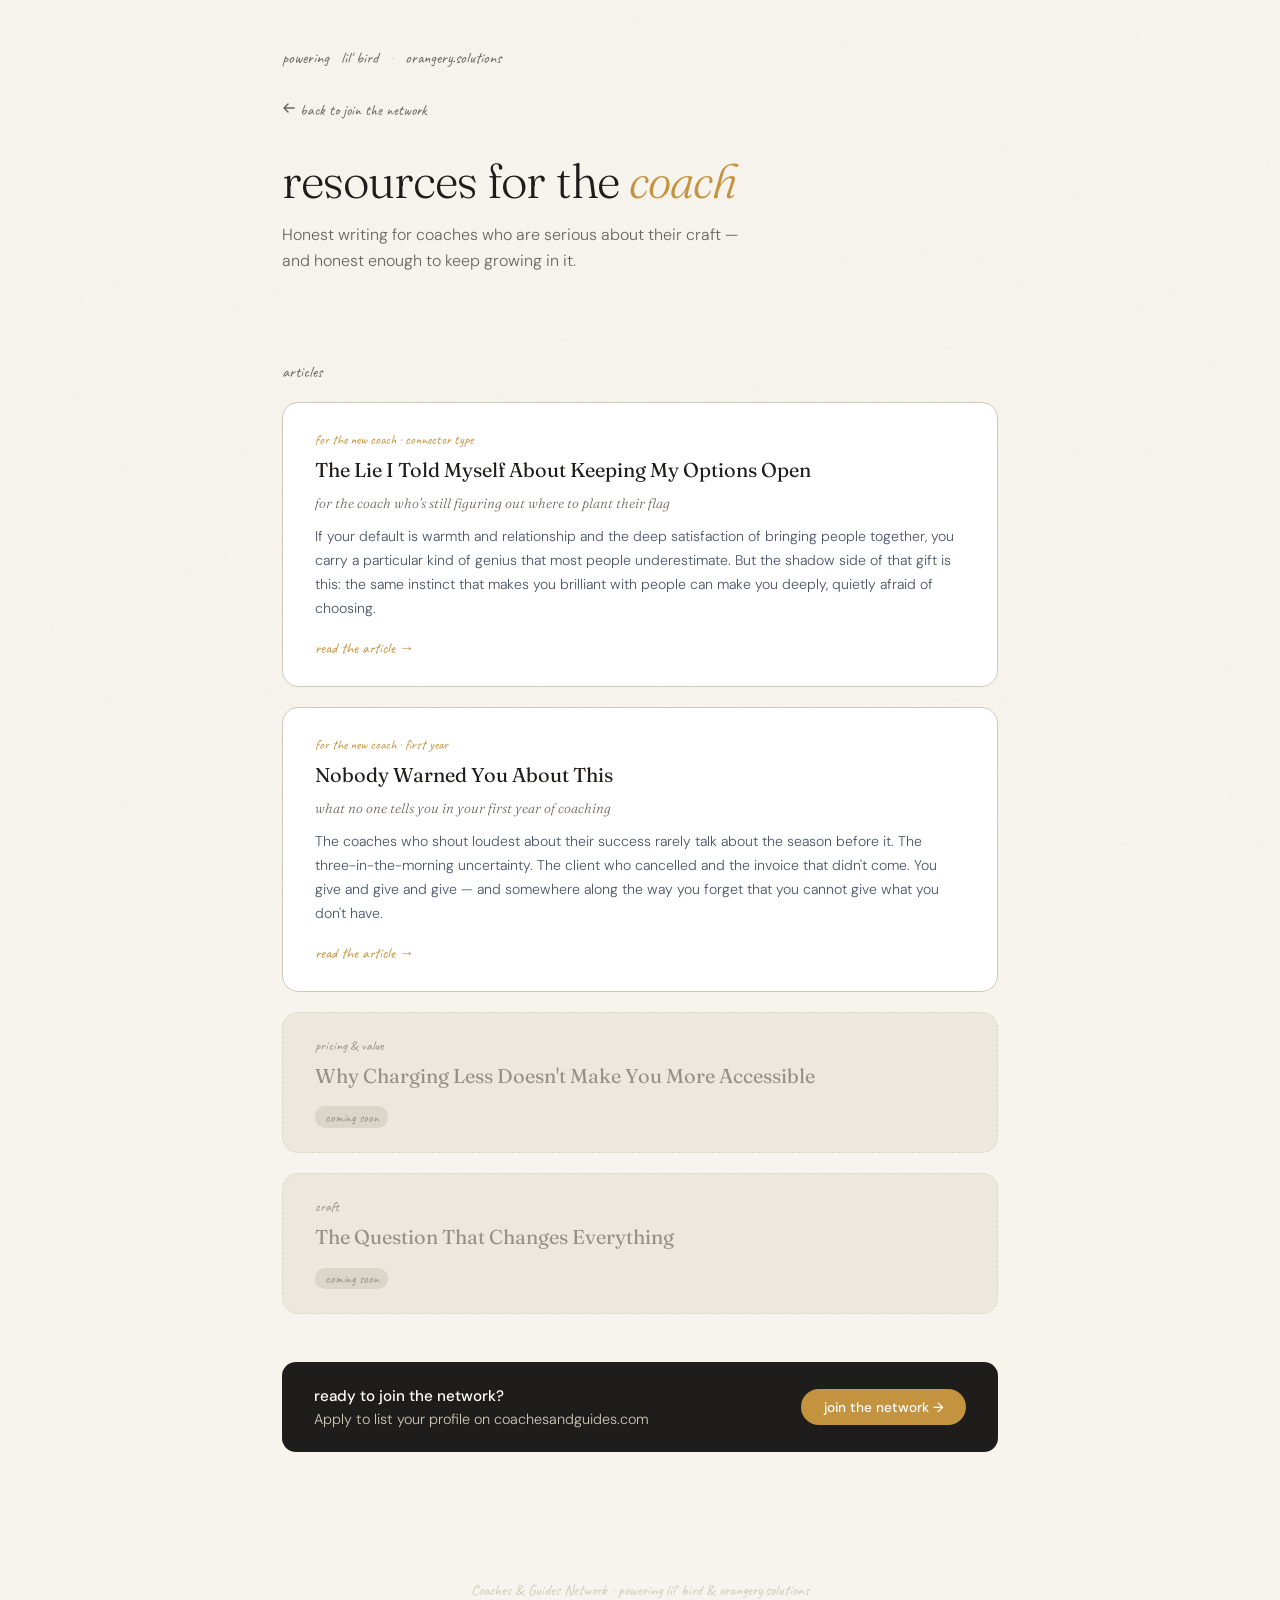
<file: resources.html>
<!DOCTYPE html>
<html lang="en">
<head>
<meta charset="UTF-8">
<meta name="viewport" content="width=device-width, initial-scale=1.0">
<title>Resources for Coaches — Coaches & Guides Network</title>
<link rel="icon" type="image/png" href="[data-uri]...">
<link href="https://fonts.googleapis.com/css2?family=Fraunces:ital,wght@0,300;0,400;1,300;1,400&family=DM+Sans:wght@300;400;500&family=Caveat:wght@400;500&display=swap" rel="stylesheet">
<style>
  :root {
    --ink: #1e1d1b; --paper: #f7f4ee; --warm-mid: #e8e3d8;
    --warm-border: #cfc9ba; --gold: #c4933f; --gold-light: #f0e3c8;
    --ember: #c96b42; --slate: #4a5568; --ink-muted: #6b6560;
  }
  * { box-sizing: border-box; margin: 0; padding: 0; }
  body { font-family: 'DM Sans', sans-serif; background: var(--paper); color: var(--ink); min-height: 100vh; }
  body::before { content: ''; position: fixed; inset: 0; background-image: url("data:image/svg+xml,%3Csvg viewBox='0 0 256 256' xmlns='http://www.w3.org/2000/svg'%3E%3Cfilter id='noise'%3E%3CfeTurbulence type='fractalNoise' baseFrequency='0.9' numOctaves='4' stitchTiles='stitch'/%3E%3C/filter%3E%3Crect width='100%25' height='100%25' filter='url(%23noise)' opacity='0.04'/%3E%3C/svg%3E"); pointer-events: none; z-index: 0; opacity: 0.6; }
  .wrapper { position: relative; z-index: 1; max-width: 780px; margin: 0 auto; padding: 0 2rem 6rem; }

  header { padding: 3rem 0 2.5rem; }
  .brand-row { font-family: 'Caveat', cursive; font-size: 1rem; color: var(--ink-muted); margin-bottom: 2rem; display: flex; align-items: center; gap: 0.75rem; }
  .brand-link { color: var(--ink-muted); text-decoration: none; transition: color 0.2s; }
  .brand-link:hover { color: var(--gold); }
  .brand-sep { color: var(--warm-border); }
  .back-link { font-family: 'Caveat', cursive; font-size: 0.95rem; color: var(--ink-muted); text-decoration: none; display: inline-flex; align-items: center; gap: 0.4rem; transition: color 0.2s; margin-bottom: 2rem; display: block; }
  .back-link:hover { color: var(--gold); }

  h1 { font-family: 'Fraunces', serif; font-size: clamp(2rem, 5vw, 3rem); font-weight: 300; line-height: 1.2; color: var(--ink); letter-spacing: -0.02em; margin-bottom: 0.75rem; }
  h1 em { font-style: italic; color: var(--gold); }
  .sub { font-size: 1rem; color: var(--ink-muted); font-weight: 300; line-height: 1.65; max-width: 480px; margin-bottom: 3rem; }

  .section-label { font-family: 'Caveat', cursive; font-size: 1rem; color: var(--ink-muted); margin-bottom: 1.25rem; display: block; }

  .article-card {
    background: white;
    border: 1px solid var(--warm-border);
    border-radius: 16px;
    padding: 1.75rem 2rem;
    margin-bottom: 1.25rem;
    text-decoration: none;
    display: block;
    transition: all 0.22s;
  }
  .article-card:hover { border-color: var(--gold); box-shadow: 0 4px 20px rgba(0,0,0,0.07); transform: translateY(-2px); }

  .article-tag {
    font-family: 'Caveat', cursive;
    font-size: 0.85rem;
    color: var(--gold);
    margin-bottom: 0.5rem;
    display: block;
  }

  .article-title {
    font-family: 'Fraunces', serif;
    font-size: 1.25rem;
    font-weight: 400;
    color: var(--ink);
    line-height: 1.35;
    margin-bottom: 0.6rem;
  }

  .article-sub {
    font-size: 0.85rem;
    color: var(--ink-muted);
    font-style: italic;
    font-family: 'Fraunces', serif;
    font-weight: 300;
    margin-bottom: 0.75rem;
    line-height: 1.5;
  }

  .article-excerpt {
    font-size: 0.88rem;
    color: var(--slate);
    font-weight: 300;
    line-height: 1.7;
    margin-bottom: 1rem;
  }

  .article-read-more {
    font-family: 'Caveat', cursive;
    font-size: 0.95rem;
    color: var(--gold);
    display: inline-flex;
    align-items: center;
    gap: 0.3rem;
  }

  .coming-soon {
    background: var(--warm-mid);
    border: 1px dashed var(--warm-border);
    border-radius: 16px;
    padding: 1.5rem 2rem;
    margin-bottom: 1.25rem;
    opacity: 0.7;
  }

  .coming-soon .article-title { color: var(--ink-muted); }

  .coming-tag {
    font-family: 'Caveat', cursive;
    font-size: 0.82rem;
    color: var(--ink-muted);
    background: var(--warm-border);
    padding: 0.15rem 0.6rem;
    border-radius: 10px;
    display: inline-block;
    margin-top: 0.5rem;
  }

  .join-bar {
    background: var(--ink);
    border-radius: 14px;
    padding: 1.5rem 2rem;
    display: flex;
    align-items: center;
    justify-content: space-between;
    gap: 1rem;
    margin-top: 3rem;
    flex-wrap: wrap;
  }

  .join-bar p { font-size: 0.9rem; color: var(--warm-border); font-weight: 300; }
  .join-bar p strong { display: block; color: white; font-weight: 500; margin-bottom: 0.2rem; font-size: 0.95rem; }

  .join-btn {
    background: var(--gold);
    color: white;
    text-decoration: none;
    font-family: 'DM Sans', sans-serif;
    font-size: 0.85rem;
    font-weight: 500;
    padding: 0.6rem 1.4rem;
    border-radius: 30px;
    white-space: nowrap;
    transition: all 0.2s;
    flex-shrink: 0;
  }
  .join-btn:hover { background: var(--ember); }

  footer { text-align: center; padding: 2rem; font-family: 'Caveat', cursive; font-size: 0.95rem; color: var(--warm-border); position: relative; z-index: 1; }

  @media (max-width: 560px) { .wrapper { padding: 0 1rem 4rem; } .article-card { padding: 1.25rem; } }
</style>
</head>
<body>
<div class="wrapper">
  <header>
    <div class="brand-row">
      powering <a href="https://lilbird.life" class="brand-link">lil' bird</a> <span class="brand-sep">·</span> <a href="https://orangery.solutions" class="brand-link">orangery.solutions</a>
    </div>
    <a href="https://coachesandguides.network" class="back-link">
      <svg width="14" height="14" viewBox="0 0 14 14" fill="none"><path d="M12 7H2M6 3L2 7l4 4" stroke="currentColor" stroke-width="1.5" stroke-linecap="round" stroke-linejoin="round"/></svg>
      back to join the network
    </a>
    <h1>resources for the <em>coach</em></h1>
    <p class="sub">Honest writing for coaches who are serious about their craft — and honest enough to keep growing in it.</p>
  </header>

  <span class="section-label">articles</span>

  <a href="article-connector-coach.html" class="article-card">
    <span class="article-tag">for the new coach · connector type</span>
    <div class="article-title">The Lie I Told Myself About Keeping My Options Open</div>
    <div class="article-sub">for the coach who's still figuring out where to plant their flag</div>
    <p class="article-excerpt">If your default is warmth and relationship and the deep satisfaction of bringing people together, you carry a particular kind of genius that most people underestimate. But the shadow side of that gift is this: the same instinct that makes you brilliant with people can make you deeply, quietly afraid of choosing.</p>
    <span class="article-read-more">read the article →</span>
  </a>

  <a href="article-first-year.html" class="article-card">
    <span class="article-tag">for the new coach · first year</span>
    <div class="article-title">Nobody Warned You About This</div>
    <div class="article-sub">what no one tells you in your first year of coaching</div>
    <p class="article-excerpt">The coaches who shout loudest about their success rarely talk about the season before it. The three-in-the-morning uncertainty. The client who cancelled and the invoice that didn't come. You give and give and give — and somewhere along the way you forget that you cannot give what you don't have.</p>
    <span class="article-read-more">read the article →</span>
  </a>

  <div class="coming-soon">
    <span class="article-tag" style="color:var(--ink-muted);">pricing & value</span>
    <div class="article-title">Why Charging Less Doesn't Make You More Accessible</div>
    <span class="coming-tag">coming soon</span>
  </div>

  <div class="coming-soon">
    <span class="article-tag" style="color:var(--ink-muted);">craft</span>
    <div class="article-title">The Question That Changes Everything</div>
    <span class="coming-tag">coming soon</span>
  </div>

  <div class="join-bar">
    <p><strong>ready to join the network?</strong>Apply to list your profile on coachesandguides.com</p>
    <a href="https://coachesandguides.network" class="join-btn">join the network →</a>
  </div>
</div>

<footer>Coaches & Guides Network · powering lil' bird & orangery.solutions</footer>
</body>
</html>
</file>
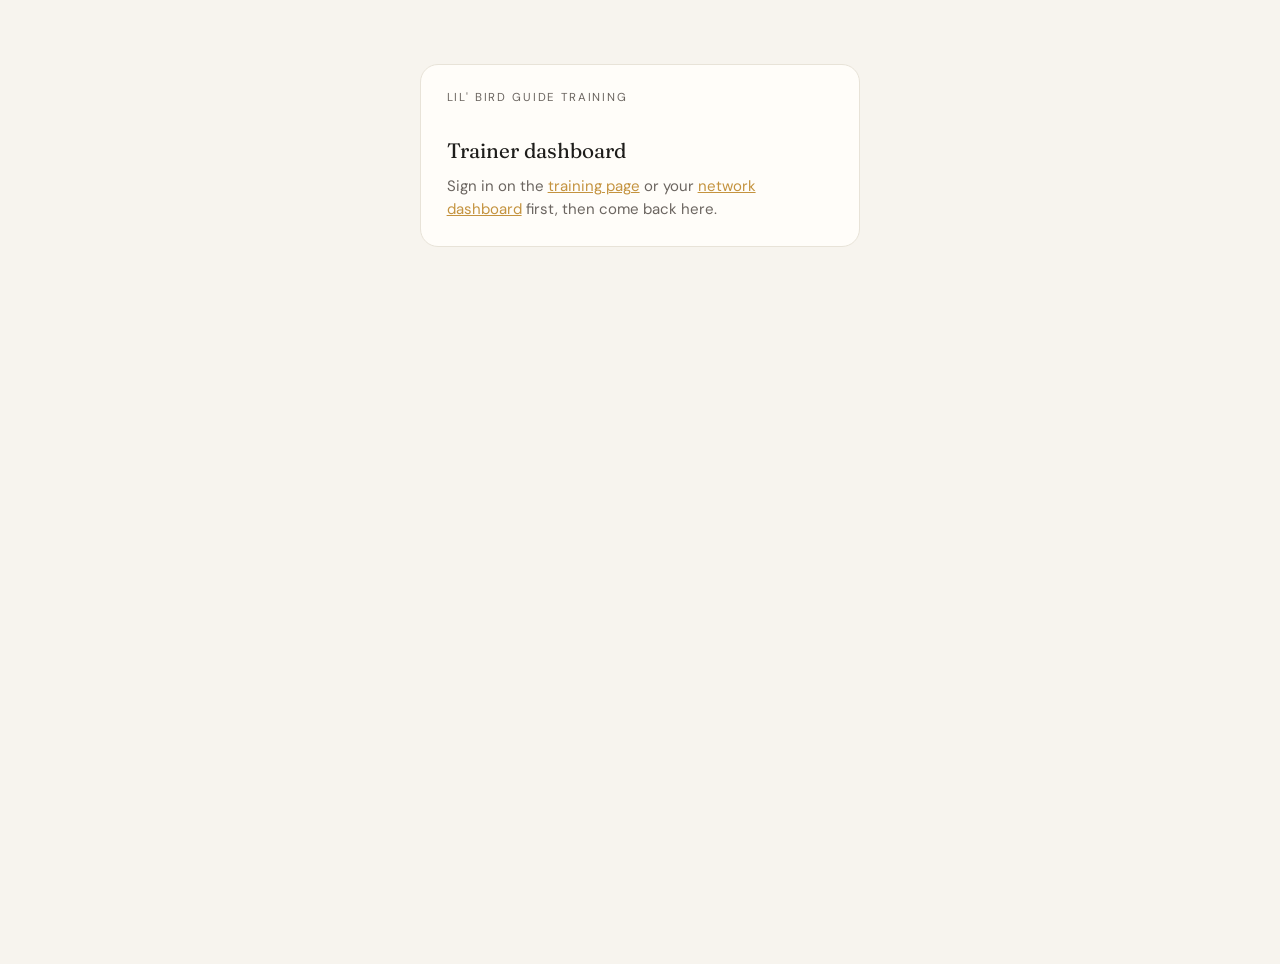
<file: training/trainer.html>
<!DOCTYPE html>
<html lang="en">
<head>
<meta charset="UTF-8">
<meta name="viewport" content="width=device-width, initial-scale=1.0">
<title>Trainer · lil' bird Guide Training</title>
<meta name="robots" content="noindex">
<link rel="preconnect" href="https://fonts.googleapis.com">
<link href="https://fonts.googleapis.com/css2?family=Fraunces:ital,wght@0,300;0,400;0,500;1,300;1,400&family=DM+Sans:wght@300;400;500&family=Caveat:wght@400;500&display=swap" rel="stylesheet">
<link rel="stylesheet" href="assets/gt.css">
</head>
<body>
<div id="app"></div>
<script>
  // Same Apps Script web app as dashboard.html. Training actions are routed by handleTraining().
  window.GT_CONFIG = { mode: 'live', api: 'https://script.google.com/macros/s/AKfycbxay87fiIVZ_9N2ACWdq33FOMUL72z4SjfUoEp3eFBMP2fIGo6Qx1ehXy32KW_ybsnU/exec' };
</script>
<script src="assets/gt-lib.js"></script>
<script src="assets/gt-core.js"></script>
<script src="assets/gt-content.js"></script>
<script src="assets/gt-learn.js"></script>
<script src="assets/gt-trainer.js"></script>
<script>GT.mountTrainer(document.getElementById('app'));</script>
</body>
</html>
</file>
<file: training/assets/gt.css>
/* lil' bird Guide Training — field-guide styling on the coaches & guides network tokens */
:root {
  --ink: #1e1d1b; --paper: #f7f4ee; --warm-mid: #e8e3d8; --warm-border: #cfc9ba;
  --gold: #c4933f; --gold-light: #f0e3c8; --ember: #c96b42; --slate: #4a5568;
  --ink-muted: #6b6560; --tag-bg: #f0ece3; --tag-border: #d4ccba;
  --success: #3a7a45; --success-bg: #edf5ee; --card: #fffdf9;
  --danger: #a33a2a; --danger-bg: #fbecea;
  --rule: #e2dccf;
  --lilbird: #ffaa5a; /* the lil' bird badge orange used on coachesandguides.com */
}
* { box-sizing: border-box; margin: 0; padding: 0; }
body { font-family: 'DM Sans', sans-serif; background: var(--paper); color: var(--ink); font-size: 15px; line-height: 1.55; min-height: 100vh; }
a { color: var(--gold); }
button { font-family: inherit; }
.hidden { display: none !important; }

/* Demo bar */
.demo-bar { background: var(--ink); color: #f7f4ee; font-size: .82rem; padding: .55rem 1.25rem; display: flex; gap: .75rem; align-items: center; flex-wrap: wrap; position: sticky; top: 0; z-index: 30; }
.demo-bar strong { font-weight: 500; color: var(--gold-light); }
.demo-bar button { background: transparent; color: #f7f4ee; border: 1px solid #5a5650; border-radius: 20px; padding: .2rem .75rem; cursor: pointer; font-size: .8rem; }
.demo-bar button.on { background: var(--gold); border-color: var(--gold); color: #fff; }
.demo-bar .spacer { flex: 1; }

/* Top */
.top { display: flex; align-items: center; justify-content: space-between; padding: 1.1rem 1.5rem; border-bottom: 1px solid var(--rule); background: var(--paper); }
.brand { font-family: 'Caveat', cursive; font-size: 1.25rem; color: var(--ink); text-decoration: none; display: flex; align-items: baseline; gap: .5rem; }
.brand .sep { width: .5rem; height: .5rem; border-radius: 50%; background: var(--lilbird); display: inline-block; font-size: 0; align-self: center; }
.brand .sub { font-family: 'DM Sans', sans-serif; font-size: .72rem; letter-spacing: .14em; text-transform: uppercase; color: var(--ink-muted); }
.top .who { font-size: .85rem; color: var(--ink-muted); display: flex; gap: 1rem; align-items: center; }
.link-btn { background: none; border: none; font-family: 'Caveat', cursive; font-size: 1.05rem; color: var(--ink-muted); cursor: pointer; }
.link-btn:hover { color: var(--ink); }

/* Layout */
.shell { display: grid; grid-template-columns: 270px 1fr; min-height: calc(100vh - 64px); }
.rail { border-right: 1px solid var(--rule); padding: 1.5rem 1rem 3rem; background: #f3efe6; position: sticky; top: 0; align-self: start; max-height: 100vh; overflow-y: auto; }
.rail .home-link { display: block; padding: .5rem .7rem; border-radius: 10px; cursor: pointer; font-family: 'Fraunces', serif; font-size: 1.02rem; margin-bottom: .75rem; }
.rail .home-link.on, .rail .plate-link.on { background: var(--card); box-shadow: 0 0 0 1px var(--warm-mid); }
.rail .part { font-size: .68rem; letter-spacing: .14em; text-transform: uppercase; color: var(--ink-muted); margin: 1.1rem .7rem .35rem; }
.rail .plate-link { display: grid; grid-template-columns: 2.3rem 1fr 1.1rem; align-items: center; gap: .3rem; padding: .42rem .7rem; border-radius: 10px; cursor: pointer; font-size: .9rem; }
.rail .plate-link:hover { background: rgba(255,253,249,.7); }
.rail .plate-no { font-family: 'Fraunces', serif; font-style: italic; color: var(--gold); font-size: .85rem; }
.tick { width: 1rem; height: 1rem; border-radius: 50%; border: 1.5px solid var(--warm-border); display: inline-block; }
.tick.half { border-color: var(--gold); background: linear-gradient(90deg, var(--gold-light) 50%, transparent 50%); }
.tick.done { border-color: var(--success); background: var(--success); position: relative; }
.tick.done::after { content: ''; position: absolute; left: 4px; top: 1px; width: 4px; height: 8px; border: solid #fff; border-width: 0 1.5px 1.5px 0; transform: rotate(45deg); }
.main { padding: 2.5rem clamp(1.25rem, 4vw, 3.5rem) 6rem; max-width: 900px; }
@media (max-width: 820px) {
  .shell { grid-template-columns: 1fr; }
  /* Rail becomes a horizontal strip of plates on small screens */
  .rail { position: static; max-height: none; border-right: none; border-bottom: 1px solid var(--rule); display: flex; gap: .35rem; overflow-x: auto; padding: .7rem .8rem; white-space: nowrap; }
  .rail .part { display: none; }
  .rail .home-link { margin: 0; font-size: .9rem; padding: .4rem .8rem; flex: none; }
  .rail .plate-link { display: flex; flex: none; gap: .4rem; padding: .4rem .7rem; font-size: .85rem; border: 1px solid var(--warm-mid); background: var(--card); }
  .rail .plate-link > span:nth-child(2) { max-width: 9rem; overflow: hidden; text-overflow: ellipsis; }
  .top { padding: .8rem 1rem; }
  .brand { white-space: nowrap; }
  .top .who { font-size: .8rem; text-align: right; }
  .top .who .muted { display: none; }
  .main { padding-top: 1.5rem; }
  .plate-head { gap: .8rem; } .plate-badge { width: 3.2rem; height: 3.2rem; font-size: 1rem; }
}

/* Type */
.eyebrow { font-size: .72rem; letter-spacing: .16em; text-transform: uppercase; color: var(--ink-muted); }
h1 { font-family: 'Fraunces', serif; font-weight: 300; font-size: clamp(2rem, 4.5vw, 2.7rem); letter-spacing: -.02em; line-height: 1.12; margin: .25rem 0 .5rem; }
h1 em { font-style: italic; color: var(--gold); }
h2 { font-family: 'Fraunces', serif; font-weight: 400; font-size: 1.3rem; margin: 1.75rem 0 .5rem; }
h3 { font-family: 'Fraunces', serif; font-weight: 400; font-size: 1.08rem; margin: 1.2rem 0 .3rem; }
.lede { color: var(--ink-muted); font-weight: 300; max-width: 38rem; }
.heart { font-family: 'Fraunces', serif; font-style: italic; font-weight: 300; font-size: 1.22rem; line-height: 1.45; color: var(--ink); border-left: 2px solid var(--gold); padding: .2rem 0 .2rem 1rem; margin: 1rem 0 1.5rem; max-width: 40rem; }
.muted { color: var(--ink-muted); }
.small { font-size: .85rem; }

/* Plate header */
.plate-head { display: flex; gap: 1.25rem; align-items: flex-start; }
.plate-badge { flex: none; width: 4.2rem; height: 4.2rem; border: 1.5px solid var(--ink); box-shadow: 3px 3px 0 var(--lilbird); border-radius: 50%; display: grid; place-items: center; font-family: 'Fraunces', serif; font-style: italic; font-size: 1.2rem; background: var(--card); }
.draft-pill { display: inline-block; font-size: .7rem; letter-spacing: .1em; text-transform: uppercase; background: var(--gold-light); color: #7a5a1f; border-radius: 20px; padding: .1rem .6rem; margin-left: .5rem; vertical-align: middle; }

/* Tabs */
.tabs { display: flex; gap: .25rem; border-bottom: 1px solid var(--rule); margin: 1.5rem 0 1.5rem; flex-wrap: wrap; }
.tab { background: none; border: none; padding: .7rem 1rem; cursor: pointer; font-size: .92rem; color: var(--ink-muted); border-bottom: 2px solid transparent; margin-bottom: -1px; display: flex; gap: .45rem; align-items: center; }
.tab.on { color: var(--ink); border-bottom-color: var(--ink); font-weight: 500; }
.tab .n { font-family: 'Fraunces', serif; font-style: italic; color: var(--gold); }

/* Cards */
.card { background: var(--card); border: 1px solid var(--warm-mid); border-radius: 18px; padding: 1.5rem 1.6rem; margin-bottom: 1.1rem; }
.card h2:first-child, .card h3:first-child { margin-top: 0; }
.grid2 { display: grid; grid-template-columns: 1fr 1fr; gap: 1.1rem; }
@media (max-width: 700px) { .grid2 { grid-template-columns: 1fr; } }

/* Prose from markdown */
.prose p { margin: .7rem 0; max-width: 42rem; }
.prose ul, .prose ol { margin: .6rem 0 .6rem 1.3rem; max-width: 42rem; }
.prose li { margin: .4rem 0; }
.prose blockquote { border-left: 2px solid var(--warm-border); padding: .3rem 0 .3rem 1rem; color: var(--ink-muted); margin: 1rem 0; }
.field-note { font-family: 'Caveat', cursive; font-size: 1.35rem; line-height: 1.35; color: #4a4038; background: #fbf6e9; border: 1px dashed #d9c79f; border-radius: 6px; padding: 1rem 1.2rem 1rem 1.2rem; margin: 1.5rem 0; transform: rotate(-.4deg); max-width: 40rem; }
.field-note .label { display: block; font-family: 'DM Sans', sans-serif; font-size: .7rem; letter-spacing: .14em; text-transform: uppercase; color: var(--gold); margin-bottom: .3rem; }

/* Buttons & inputs */
.btn { font-size: .9rem; font-weight: 500; border: none; border-radius: 30px; padding: .68rem 1.5rem; cursor: pointer; display: inline-flex; align-items: center; gap: .5rem; transition: all .15s; }
.btn-dark { background: var(--ink); color: #fff; } .btn-dark:hover { background: #3a3835; }
.btn-gold { background: var(--gold); color: #fff; }
.btn-ghost { background: none; color: var(--ink-muted); border: 1.5px solid var(--warm-border); }
.btn-ghost:hover { border-color: var(--ink); color: var(--ink); }
.btn-sm { padding: .38rem .95rem; font-size: .82rem; }
.btn:disabled { opacity: .5; cursor: default; }
input[type=text], input[type=email], input[type=number], select, textarea { width: 100%; padding: .6rem .8rem; border: 1.5px solid var(--warm-border); border-radius: 10px; background: var(--paper); font-family: inherit; font-size: .92rem; color: var(--ink); }
input:focus, select:focus, textarea:focus { outline: none; border-color: var(--gold); background: #fff; }
label.check { display: flex; gap: .6rem; align-items: flex-start; cursor: pointer; padding: .45rem 0; }
label.check input { margin-top: .25rem; accent-color: var(--ink); width: 1rem; height: 1rem; }
.field { margin-bottom: .9rem; }
.field > label { display: block; font-size: .85rem; font-weight: 500; margin-bottom: .3rem; }

/* Checks */
.q-card { background: var(--card); border: 1px solid var(--warm-mid); border-radius: 18px; padding: 1.6rem; }
.q-meta { display: flex; justify-content: space-between; font-size: .78rem; color: var(--ink-muted); letter-spacing: .06em; text-transform: uppercase; margin-bottom: .8rem; }
.q-prompt { font-family: 'Fraunces', serif; font-size: 1.15rem; line-height: 1.45; margin-bottom: 1rem; }
.transcript { background: var(--paper); border-radius: 12px; padding: .8rem 1rem; margin: 0 0 1rem; font-size: .92rem; }
.transcript div { margin: .3rem 0; } .transcript b { font-weight: 500; }
.opt { display: block; width: 100%; text-align: left; background: var(--paper); border: 1.5px solid var(--warm-border); border-radius: 12px; padding: .8rem 1rem; margin: .5rem 0; cursor: pointer; font-size: .93rem; line-height: 1.45; color: var(--ink); }
.opt:hover { border-color: var(--gold); }
.opt.on { border-color: var(--ink); background: #fff; box-shadow: 0 0 0 1px var(--ink); }
.q-nav { display: flex; justify-content: space-between; align-items: center; margin-top: 1.2rem; }
.dots { display: flex; gap: .3rem; } .dots span { width: .5rem; height: .5rem; border-radius: 50%; background: var(--warm-mid); } .dots span.a { background: var(--gold); } .dots span.c { background: var(--ink); }

.score-chip { display: inline-flex; align-items: baseline; gap: .4rem; border-radius: 30px; padding: .45rem 1.1rem; font-family: 'Fraunces', serif; font-size: 1.5rem; }
.score-chip.pass { background: var(--success-bg); color: var(--success); }
.score-chip.fail { background: var(--gold-light); color: #7a5a1f; }
.score-chip small { font-family: 'DM Sans', sans-serif; font-size: .8rem; }
.result-item { border-top: 1px solid var(--rule); padding: 1rem 0; }
.result-opt { font-size: .88rem; padding: .45rem .7rem; border-radius: 8px; margin: .25rem 0; display: flex; gap: .5rem; }
.result-opt .tag { flex: none; font-size: .68rem; letter-spacing: .08em; text-transform: uppercase; padding: .1rem .45rem; border-radius: 10px; height: fit-content; margin-top: .15rem; }
.result-opt.picked { box-shadow: inset 0 0 0 1.5px var(--ink); }
.tag.best, .tag.correct { background: var(--success-bg); color: var(--success); }
.tag.acceptable { background: var(--gold-light); color: #7a5a1f; }
.tag.weak, .tag.incorrect { background: var(--tag-bg); color: var(--ink-muted); }
.tag.harmful { background: var(--danger-bg); color: var(--danger); }
.rationale { font-size: .86rem; color: var(--ink-muted); margin: .15rem 0 0 .7rem; }
.alert { border-radius: 12px; padding: .9rem 1.1rem; font-size: .9rem; margin: 1rem 0; }
.alert.warn { background: var(--danger-bg); color: var(--danger); }
.alert.info { background: var(--gold-light); color: #6b4f1b; }
.alert.ok { background: var(--success-bg); color: var(--success); }

/* Gates & lists */
.gate { display: flex; gap: .8rem; align-items: center; padding: .55rem 0; border-bottom: 1px solid var(--rule); font-size: .92rem; }
.gate:last-child { border-bottom: none; }
.gate .count { margin-left: auto; white-space: nowrap; padding-left: .5rem; font-variant-numeric: tabular-nums; color: var(--ink-muted); font-size: .85rem; }
.bar { height: 6px; background: var(--warm-mid); border-radius: 6px; overflow: hidden; margin: .6rem 0 .2rem; }
.bar > span { display: block; height: 100%; background: var(--gold); }
.call-row { display: grid; grid-template-columns: 3.2rem 1fr auto; gap: .8rem; padding: .55rem 0; border-bottom: 1px solid var(--rule); font-size: .9rem; align-items: center; }
.call-row:last-child { border-bottom: none; }
.call-row .wk { font-family: 'Fraunces', serif; font-style: italic; color: var(--gold); }
.pill { font-size: .72rem; padding: .12rem .6rem; border-radius: 20px; background: var(--tag-bg); color: var(--ink-muted); white-space: nowrap; }
.pill.ok { background: var(--success-bg); color: var(--success); }
.pill.warn { background: var(--danger-bg); color: var(--danger); }
.pill.gold { background: var(--gold-light); color: #7a5a1f; }

/* Trainer table */
.tbl { width: 100%; border-collapse: collapse; font-size: .88rem; }
.tbl th { text-align: left; font-weight: 500; font-size: .72rem; letter-spacing: .08em; text-transform: uppercase; color: var(--ink-muted); padding: .5rem .6rem; border-bottom: 1px solid var(--rule); }
.tbl td { padding: .7rem .6rem; border-bottom: 1px solid var(--rule); vertical-align: middle; }
.tbl tr.row-link { cursor: pointer; } .tbl tr.row-link:hover td { background: #fbf8f2; }
.tbl .num { font-variant-numeric: tabular-nums; }
.rubric-row { display: grid; grid-template-columns: 1fr 12rem; gap: 1rem; padding: .7rem 0; border-bottom: 1px solid var(--rule); align-items: center; }
.rubric-row .anchors { font-size: .78rem; color: var(--ink-muted); }
.seg { display: inline-flex; border: 1.5px solid var(--warm-border); border-radius: 20px; overflow: hidden; }
.seg button { background: none; border: none; padding: .3rem .75rem; cursor: pointer; font-size: .85rem; color: var(--ink-muted); }
.seg button + button { border-left: 1px solid var(--warm-border); }
.seg button.on { background: var(--ink); color: #fff; }
.toggle-call { display: inline-flex; gap: .35rem; flex-wrap: wrap; }
.toggle-call button { border: 1.5px solid var(--warm-border); background: none; border-radius: 20px; padding: .25rem .65rem; font-size: .78rem; cursor: pointer; color: var(--ink-muted); }
.toggle-call button.on { background: var(--success); border-color: var(--success); color: #fff; }

.toast { position: fixed; bottom: 1.5rem; left: 50%; transform: translateX(-50%) translateY(150%); background: var(--ink); color: #fff; padding: .7rem 1.3rem; border-radius: 30px; font-size: .88rem; transition: transform .25s; z-index: 50; }
.toast.show { transform: translateX(-50%) translateY(0); }
.toast.err { background: var(--danger); }
.center-card { max-width: 440px; margin: 4rem auto; }
.cert { text-align: center; border: 2px solid var(--ink); border-top: 6px solid var(--lilbird); border-radius: 6px; padding: 2.2rem 1.5rem; background: var(--card); outline: 1px solid var(--warm-border); outline-offset: 6px; margin: 1.5rem 0; }
.cert .eyebrow { margin-bottom: .6rem; } .cert h2 { font-size: 2rem; font-weight: 300; margin: .2rem 0; }
</file>
